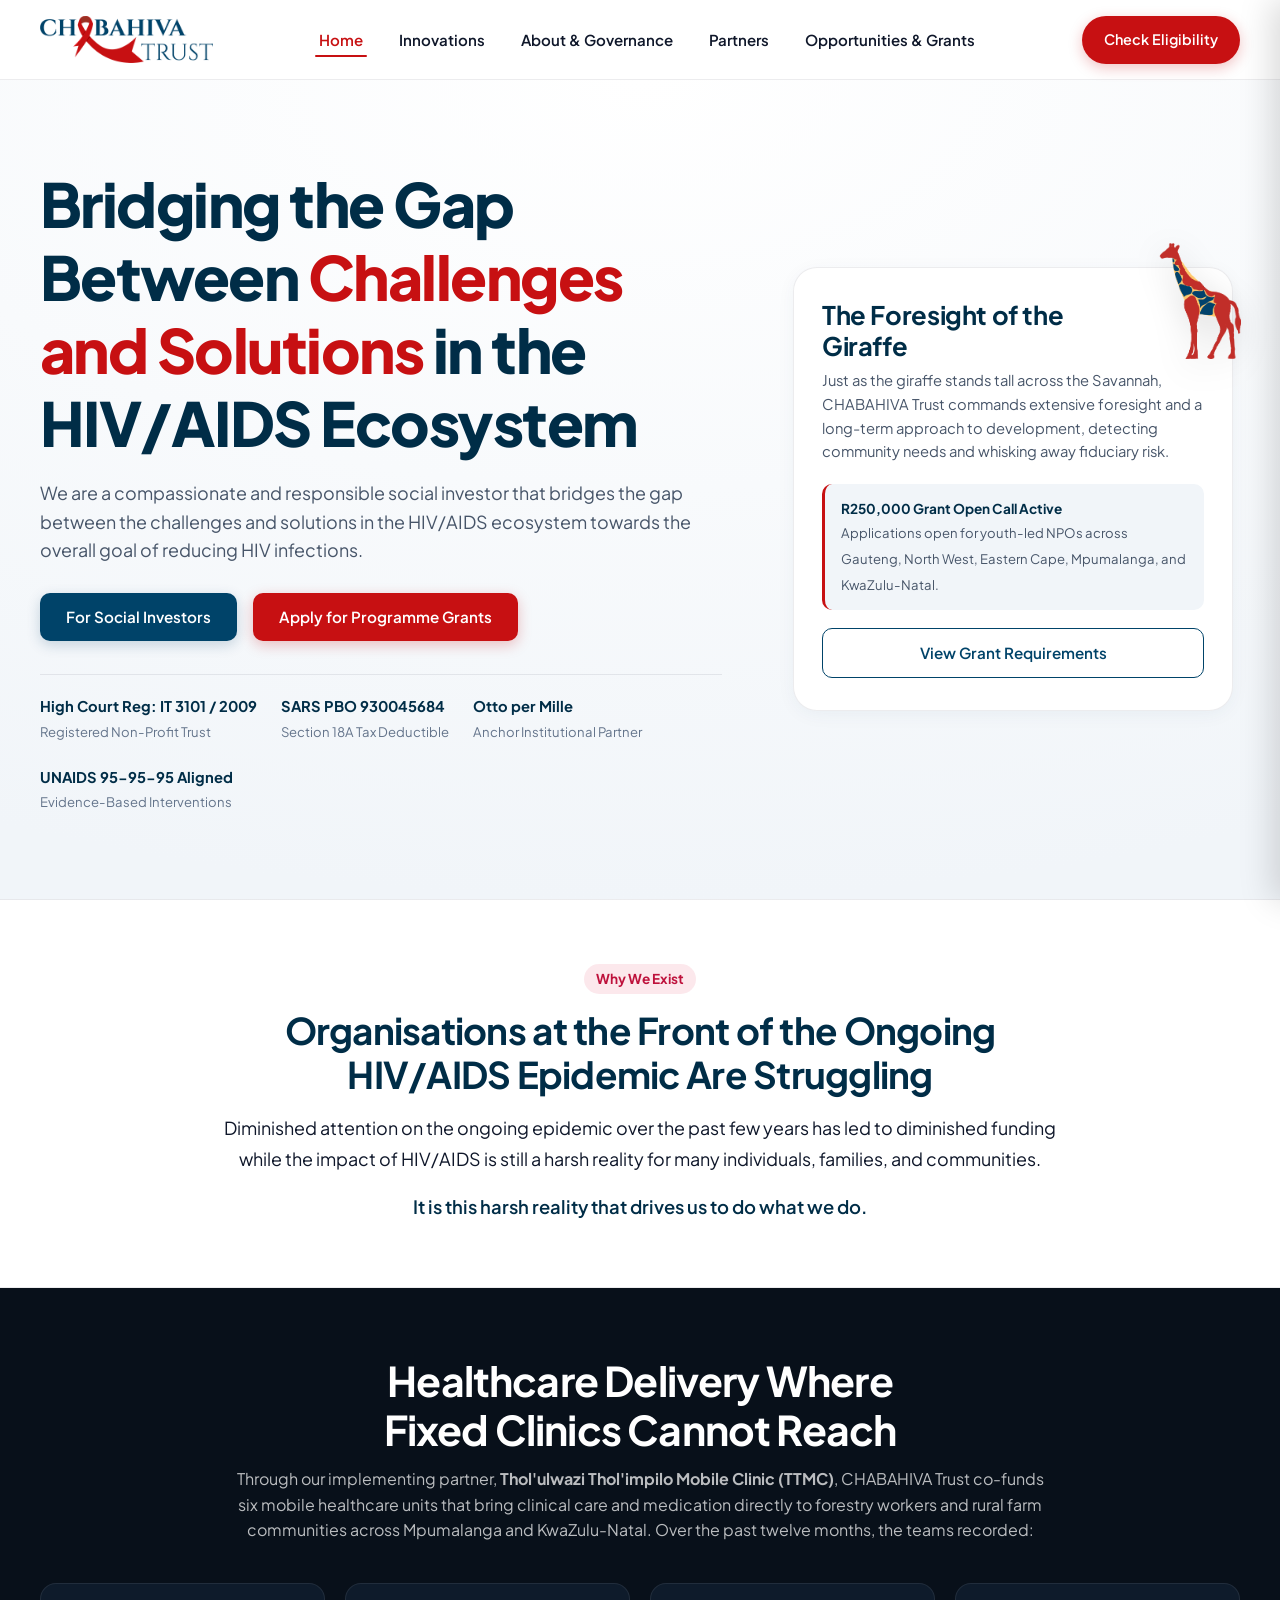
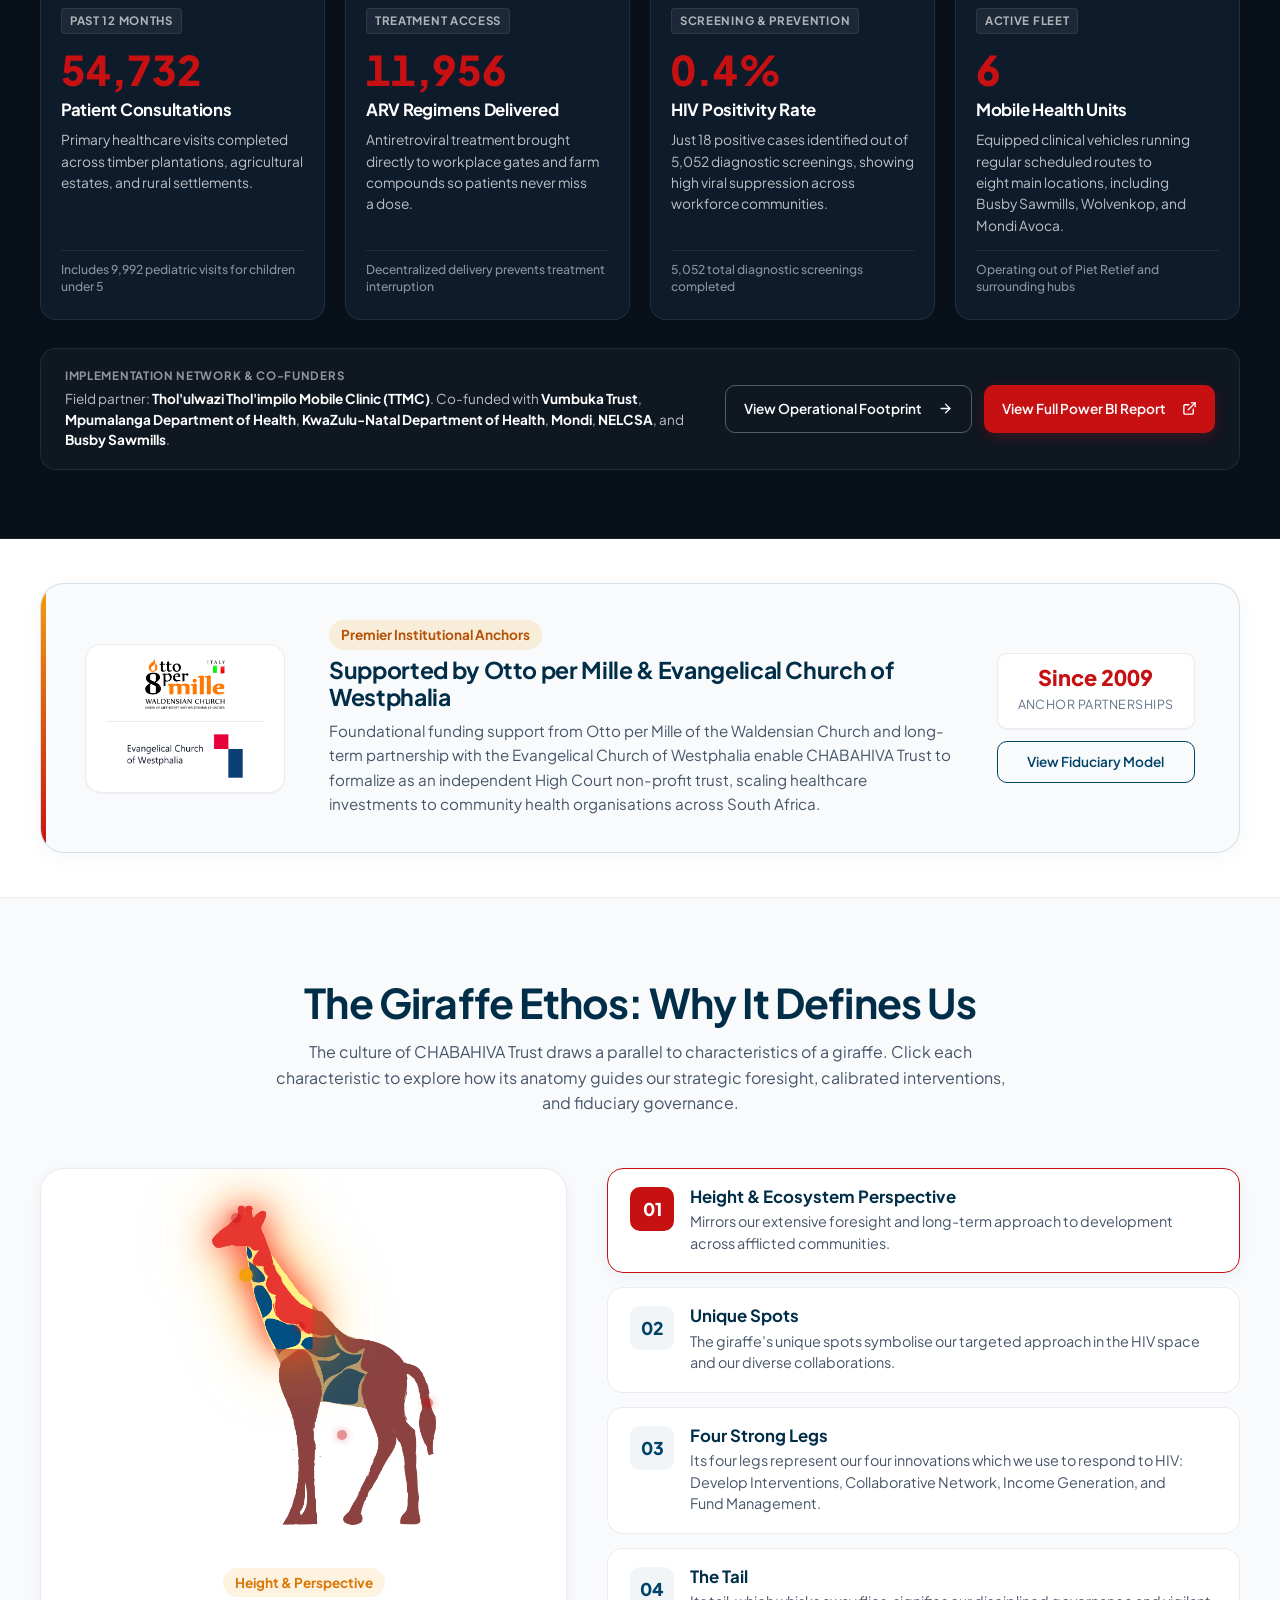
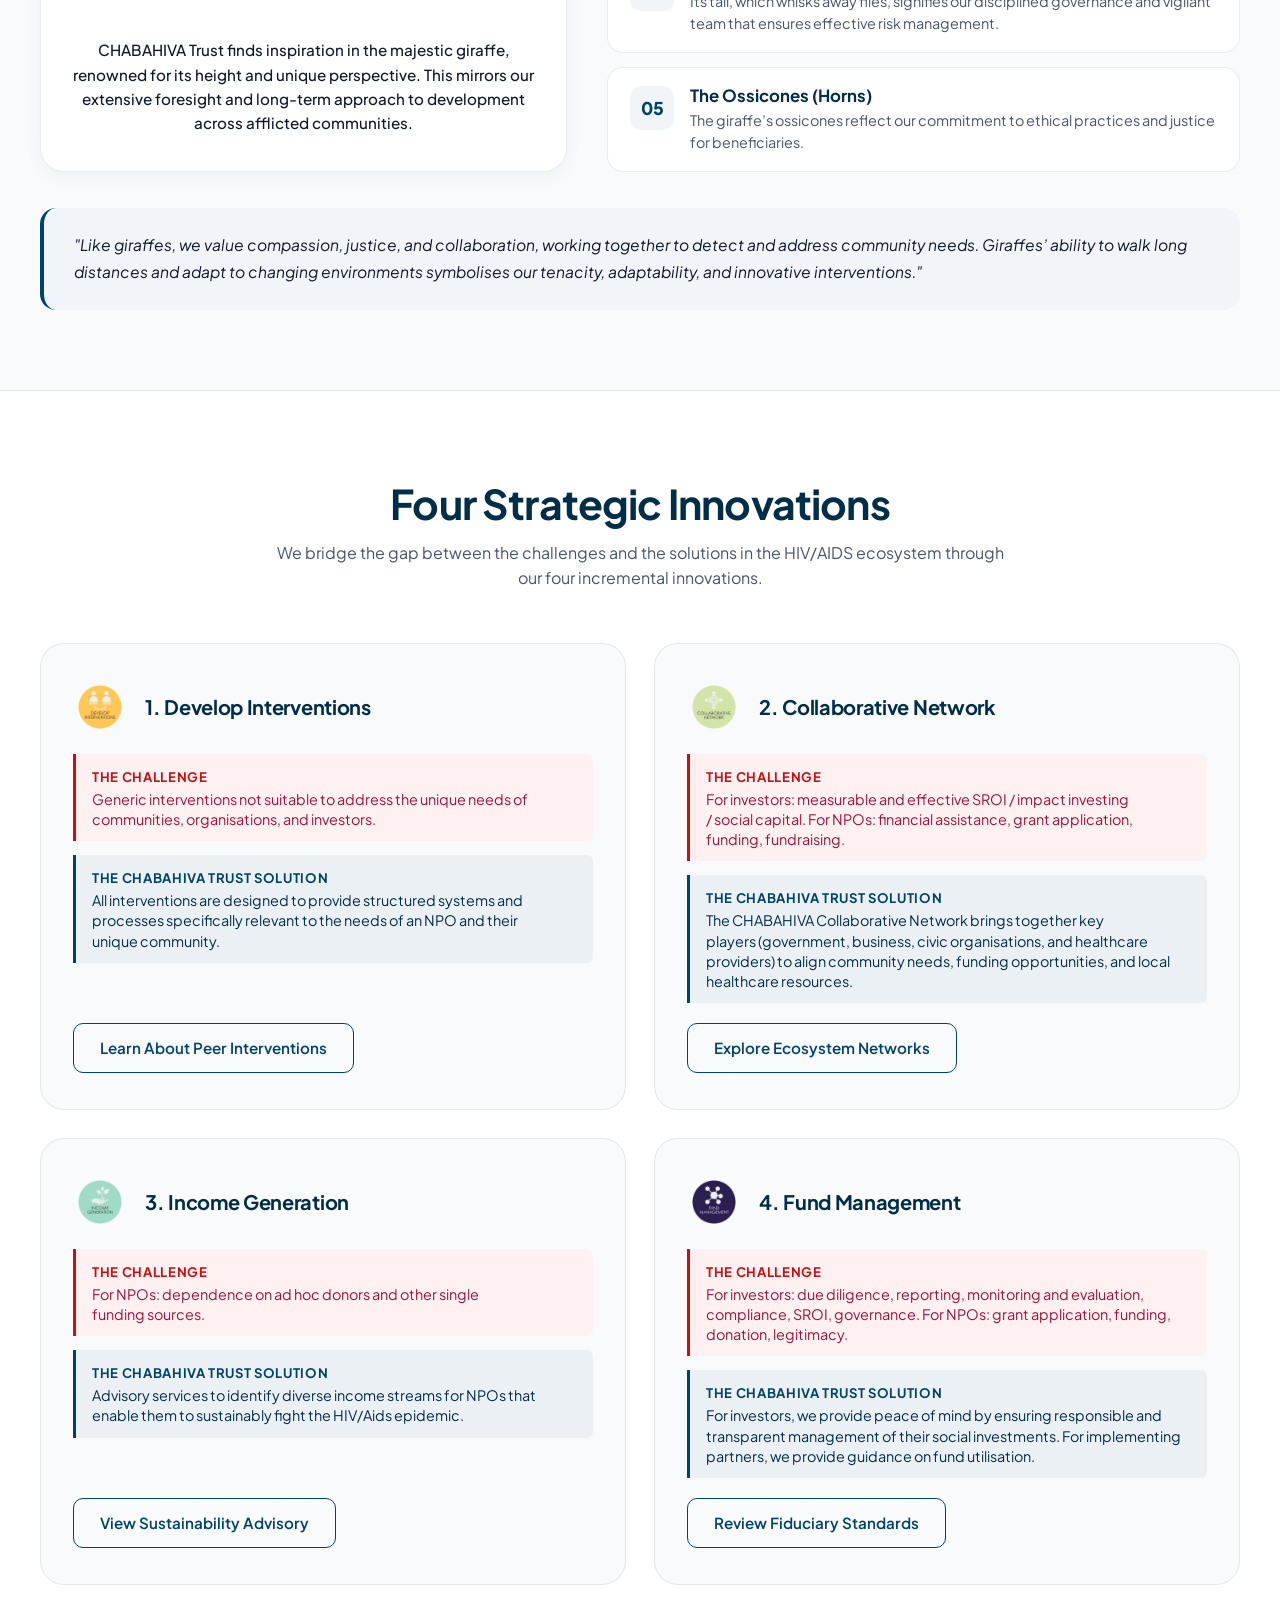
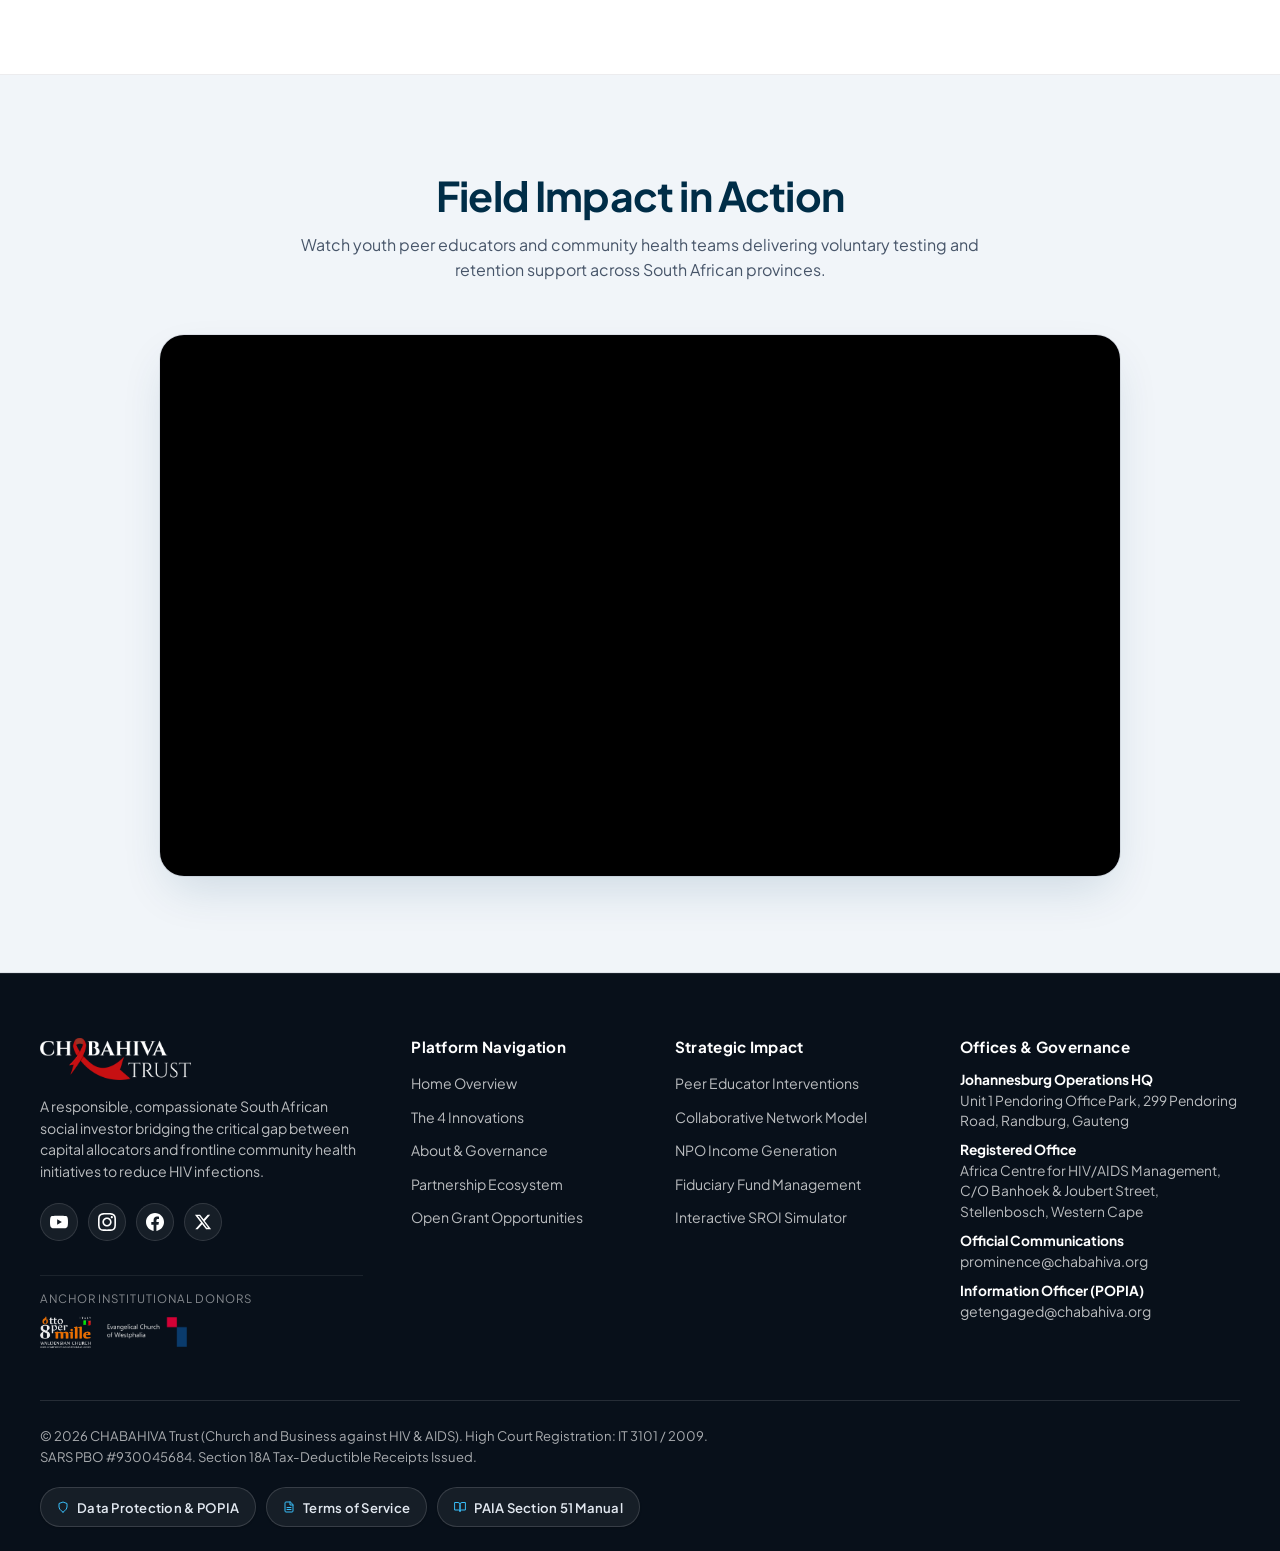
<file: index.html>
<!DOCTYPE html>
<html lang="en">
<head>
  <meta charset="UTF-8">
  <meta name="viewport" content="width=device-width, initial-scale=1.0">
  <title>CHABAHIVA Trust | HIV/AIDS Social Investor South Africa</title>
  <meta name="description" content="CHABAHIVA Trust is a compassionate and responsible social investor bridging the gap between challenges and solutions in the HIV/AIDS ecosystem towards the overall goal of reducing HIV infections.">
  <link rel="icon" type="image/png" href="assets/logos/favicon.png">
  <link rel="apple-touch-icon" href="assets/logos/apple-touch-icon.png">
  <link rel="stylesheet" href="css/style.css">
</head>
<body>
  <!-- Site Header (Strict 3-Zone Architecture) -->
  <header class="site-header">
    <div class="container nav-wrap">
      <!-- Zone 1: Official Logo -->
      <a href="index.html" class="nav-logo" aria-label="CHABAHIVA Trust Home">
        <img src="assets/logos/logo_header.png" alt="CHABAHIVA Trust" width="180" height="50">
      </a>

      <!-- Zone 2: Navigation Links -->
      <nav aria-label="Primary Navigation">
        <ul class="nav-links">
          <li><a href="index.html" class="nav-link active">Home</a></li>
          <li><a href="innovations.html" class="nav-link">Innovations</a></li>
          <li><a href="about.html" class="nav-link">About & Governance</a></li>
          <li><a href="partners.html" class="nav-link">Partners</a></li>
          <li><a href="opportunities.html" class="nav-link">Opportunities & Grants</a></li>
        </ul>
      </nav>

      <!-- Zone 3: CTA Cluster & Mobile Toggle -->
      <div class="nav-actions">
        <a href="opportunities.html#apply" class="btn btn-primary">Check Eligibility</a>
        <button class="mobile-toggle" id="mobileToggle" aria-label="Open Mobile Menu">
          <svg width="24" height="24" viewBox="0 0 24 24" fill="none" stroke="currentColor" stroke-width="2.2" stroke-linecap="round" stroke-linejoin="round">
            <line x1="3" y1="12" x2="21" y2="12"></line>
            <line x1="3" y1="6" x2="21" y2="6"></line>
            <line x1="3" y1="18" x2="21" y2="18"></line>
          </svg>
        </button>
      </div>
    </div>
  </header>

  <!-- Mobile Slide Drawer -->
  <div class="mobile-drawer-backdrop" id="drawerBackdrop"></div>
  <aside class="mobile-drawer" id="mobileDrawer" aria-label="Mobile Navigation">
    <div>
      <div class="drawer-header">
        <img src="assets/logos/logo_header.png" alt="CHABAHIVA Trust" style="height: 38px; width: auto;">
        <button id="closeDrawer" aria-label="Close Mobile Menu" style="padding: 8px; color: var(--color-primary-dark);">
          <svg width="24" height="24" viewBox="0 0 24 24" fill="none" stroke="currentColor" stroke-width="2.2" stroke-linecap="round" stroke-linejoin="round">
            <line x1="18" y1="6" x2="6" y2="18"></line>
            <line x1="6" y1="6" x2="18" y2="18"></line>
          </svg>
        </button>
      </div>
      <ul class="drawer-links">
        <li><a href="index.html" class="drawer-link active">Home</a></li>
        <li><a href="innovations.html" class="drawer-link">Innovations</a></li>
        <li><a href="about.html" class="drawer-link">About & Governance</a></li>
        <li><a href="partners.html" class="drawer-link">Partners</a></li>
        <li><a href="opportunities.html" class="drawer-link">Opportunities & Grants</a></li>
      </ul>
    </div>
    <div style="padding-top: 24px; border-top: 1px solid var(--border-light); display: flex; flex-direction: column; gap: 12px;">
      <a href="opportunities.html#apply" class="btn btn-primary" style="width: 100%;">Check Grant Eligibility</a>
      <p style="font-size: 0.8rem; color: var(--color-text-light); text-align: center;">Master of the High Court Reg: IT 3101 / 2009<br>SARS PBO: 930045684 (Section 18A)</p>
    </div>
  </aside>

  <!-- Hero Section -->
  <section class="hero-section">
    <div class="container">
      <div class="hero-grid">
        <div class="hero-content">
          <h1 class="hero-headline">
            Bridging the Gap Between <span class="highlight">Challenges and Solutions</span> in the HIV/AIDS Ecosystem
          </h1>
          <p class="hero-description">
            We are a compassionate and responsible social investor that bridges the gap between the challenges and solutions in the HIV/AIDS ecosystem towards the overall goal of reducing HIV infections.
          </p>
          <div class="hero-actions">
            <a href="partners.html#investors" class="btn btn-secondary">For Social Investors</a>
            <a href="opportunities.html#apply" class="btn btn-primary">Apply for Programme Grants</a>
          </div>
          <div class="hero-trust-bar">
            <div class="trust-item">
              <strong>High Court Reg: IT 3101 / 2009</strong>
              <span>Registered Non-Profit Trust</span>
            </div>
            <div class="trust-item">
              <strong>SARS PBO 930045684</strong>
              <span>Section 18A Tax Deductible</span>
            </div>
            <div class="trust-item">
              <strong>Otto per Mille</strong>
              <span>Anchor Institutional Partner</span>
            </div>
            <div class="trust-item">
              <strong>UNAIDS 95-95-95 Aligned</strong>
              <span>Evidence-Based Interventions</span>
            </div>
          </div>
        </div>

        <div class="hero-visual">
          <div class="hero-card-stack">
            <img src="assets/images/CT-Giraffe.png" alt="CT Giraffe Mascot" class="hero-floating-mascot">
            <div class="hero-main-card">
              <h3 style="margin: 0 0 8px 0; color: var(--color-primary-dark);">The Foresight of the Giraffe</h3>
              <p style="font-size: 0.92rem; color: var(--color-text-muted); margin-bottom: 20px;">
                Just as the giraffe stands tall across the Savannah, CHABAHIVA Trust commands extensive foresight and a long-term approach to development, detecting community needs and whisking away fiduciary risk.
              </p>
              <div style="background-color: var(--color-canvas-slate); padding: 14px 16px; border-radius: var(--radius-md); border-left: 3px solid var(--color-accent);">
                <strong style="font-size: 0.85rem; color: var(--color-primary-dark); display: block;">R250,000 Grant Open Call Active</strong>
                <span style="font-size: 0.82rem; color: var(--color-text-muted);">Applications open for youth-led NPOs across Gauteng, North West, Eastern Cape, Mpumalanga, and KwaZulu-Natal.</span>
              </div>
              <a href="opportunities.html" class="btn btn-outline" style="width: 100%; margin-top: 18px;">View Grant Requirements</a>
            </div>
          </div>
        </div>
      </div>
    </div>
  </section>

  <!-- Why We Exist Section (Verbatim from chabahiva.org) -->
  <section style="padding: 64px 0; background-color: #FFFFFF; border-bottom: 1px solid var(--border-light);">
    <div class="container" style="max-width: 920px; text-align: center;">
      <span class="giraffe-meta-tag" style="background-color: rgba(225, 29, 72, 0.1); color: #BE123C;">Why We Exist</span>
      <h2 style="margin: 14px 0 16px 0; color: var(--color-primary-dark); font-size: clamp(1.8rem, 3.5vw, 2.3rem);">
        Organisations at the Front of the Ongoing HIV/AIDS Epidemic Are Struggling
      </h2>
      <p style="font-size: 1.12rem; line-height: 1.75; color: var(--color-text-main); margin-bottom: 16px;">
        Diminished attention on the ongoing epidemic over the past few years has led to diminished funding while the impact of HIV/AIDS is still a harsh reality for many individuals, families, and communities.
      </p>
      <p style="font-size: 1.15rem; line-height: 1.75; color: var(--color-primary-dark); font-weight: 600;">
        It is this harsh reality that drives us to do what we do.
      </p>
    </div>
  </section>

  <!-- Frontline Field Results & Operational Health Outcomes (TTMC Field Evidence) -->
  <section class="metric-ribbon-section" id="field-impact" aria-label="Frontline Healthcare Results">
    <div class="container">
      <div class="metric-header">
        <h2>Healthcare Delivery Where Fixed Clinics Cannot Reach</h2>
        <p>
          Through our implementing partner, <strong>Thol'ulwazi Thol'impilo Mobile Clinic (TTMC)</strong>, CHABAHIVA Trust co-funds six mobile healthcare units that bring clinical care and medication directly to forestry workers and rural farm communities across Mpumalanga and KwaZulu-Natal. Over the past twelve months, the teams recorded:
        </p>
      </div>

      <div class="field-impact-grid">
        <!-- Metric 1: Total Patient Consultations -->
        <div class="field-impact-card">
          <span class="field-impact-tag">Past 12 Months</span>
          <div class="metric-number">54,732</div>
          <h3>Patient Consultations</h3>
          <p>Primary healthcare visits completed across timber plantations, agricultural estates, and rural settlements.</p>
          <div class="field-impact-sub">Includes 9,992 pediatric visits for children under 5</div>
        </div>

        <!-- Metric 2: ARVs Delivered -->
        <div class="field-impact-card">
          <span class="field-impact-tag">Treatment Access</span>
          <div class="metric-number">11,956</div>
          <h3>ARV Regimens Delivered</h3>
          <p>Antiretroviral treatment brought directly to workplace gates and farm compounds so patients never miss a dose.</p>
          <div class="field-impact-sub">Decentralized delivery prevents treatment interruption</div>
        </div>

        <!-- Metric 3: HIV Positivity Yield -->
        <div class="field-impact-card">
          <span class="field-impact-tag">Screening & Prevention</span>
          <div class="metric-number">0.4%</div>
          <h3>HIV Positivity Rate</h3>
          <p>Just 18 positive cases identified out of 5,052 diagnostic screenings, showing high viral suppression across workforce communities.</p>
          <div class="field-impact-sub">5,052 total diagnostic screenings completed</div>
        </div>

        <!-- Metric 4: Mobile Units Deployed -->
        <div class="field-impact-card">
          <span class="field-impact-tag">Active Fleet</span>
          <div class="metric-number">6</div>
          <h3>Mobile Health Units</h3>
          <p>Equipped clinical vehicles running regular scheduled routes to eight main locations, including Busby Sawmills, Wolvenkop, and Mondi Avoca.</p>
          <div class="field-impact-sub">Operating out of Piet Retief and surrounding hubs</div>
        </div>
      </div>

      <!-- Provenance & Multi-Stakeholder Accreditation Bar -->
      <div class="field-provenance-bar">
        <div class="field-provenance-info">
          <span class="field-provenance-label">Implementation Network & Co-Funders</span>
          <p class="field-provenance-text">
            Field partner: <strong>Thol'ulwazi Thol'impilo Mobile Clinic (TTMC)</strong>. Co-funded with <strong>Vumbuka Trust</strong>, <strong>Mpumalanga Department of Health</strong>, <strong>KwaZulu-Natal Department of Health</strong>, <strong>Mondi</strong>, <strong>NELCSA</strong>, and <strong>Busby Sawmills</strong>.
          </p>
        </div>
        <div class="field-provenance-actions">
          <a href="partners.html#provinces" class="btn btn-outline-white" style="font-size: 0.85rem; padding: 10px 18px;">
            <span>View Operational Footprint</span>
            <svg width="15" height="15" viewBox="0 0 24 24" fill="none" stroke="currentColor" stroke-width="2.2" stroke-linecap="round" stroke-linejoin="round" style="margin-left: 6px;" aria-hidden="true">
              <line x1="5" y1="12" x2="19" y2="12"></line>
              <polyline points="12 5 19 12 12 19"></polyline>
            </svg>
          </a>
          <a href="https://tinyurl.com/TTMCdashboard" target="_blank" rel="noopener noreferrer" class="btn btn-primary" style="font-size: 0.85rem; padding: 10px 18px;">
            <span>View Full Power BI Report</span>
            <svg width="15" height="15" viewBox="0 0 24 24" fill="none" stroke="currentColor" stroke-width="2.2" stroke-linecap="round" stroke-linejoin="round" style="margin-left: 6px;" aria-hidden="true">
              <path d="M18 13v6a2 2 0 0 1-2 2H5a2 2 0 0 1-2-2V8a2 2 0 0 1 2-2h6"></path>
              <polyline points="15 3 21 3 21 9"></polyline>
              <line x1="10" y1="14" x2="21" y2="3"></line>
            </svg>
          </a>
        </div>
      </div>
    </div>
  </section>

  <!-- Anchor Institutional Donor Spotlight -->
  <section class="donor-spotlight-section">
    <div class="container">
      <div class="donor-spotlight-card">
        <div class="donor-logo-wrap" style="display: flex; flex-direction: column; gap: 12px; align-items: center; justify-content: center; padding: 14px 20px;">
          <img src="assets/logos/donor_otto_per_mille.png" alt="Otto per Mille of the Waldensian Church" width="180" height="113" style="max-height: 50px; width: auto; object-fit: contain;">
          <div style="width: 100%; height: 1px; background: var(--border-light);"></div>
          <img src="assets/logos/donor_evangelical_church_westphalia.png" alt="Evangelical Church of Westphalia" width="180" height="68" style="max-height: 44px; width: auto; object-fit: contain;">
        </div>
        <div class="donor-spotlight-content">
          <span class="giraffe-meta-tag" style="background-color: rgba(245, 158, 11, 0.15); color: #B45309;">Premier Institutional Anchors</span>
          <h3>Supported by Otto per Mille & Evangelical Church of Westphalia</h3>
          <p>
            Foundational funding support from Otto per Mille of the Waldensian Church and long-term partnership with the Evangelical Church of Westphalia enable CHABAHIVA Trust to formalize as an independent High Court non-profit trust, scaling healthcare investments to community health organisations across South Africa.
          </p>
        </div>
        <div class="donor-badge-col">
          <div class="donor-stat-pill">
            <strong>Since 2009</strong>
            <span>Anchor Partnerships</span>
          </div>
          <a href="partners.html#investors" class="btn btn-outline" style="font-size: 0.85rem; padding: 8px 16px; min-height: 42px;">View Fiduciary Model</a>
        </div>
      </div>
    </div>
  </section>

  <!-- Interactive Giraffe Metaphor Explorer -->
  <section class="giraffe-explorer-section">
    <div class="container">
      <div class="section-head">
        <h2>The Giraffe Ethos: Why It Defines Us</h2>
        <p>
          The culture of CHABAHIVA Trust draws a parallel to characteristics of a giraffe. Click each characteristic to explore how its anatomy guides our strategic foresight, calibrated interventions, and fiduciary governance.
        </p>
      </div>

      <div class="giraffe-grid">
        <div class="giraffe-visual-panel">
          <div class="giraffe-canvas-container has-active-part" id="giraffeContainer">
            <!-- Base Giraffe Image -->
            <img src="assets/images/CT-Giraffe.png" alt="CT Giraffe Visual" class="giraffe-base-img" id="giraffeBaseImg">
            
            <!-- Dynamic Glowing Highlight Overlays -->
            <img src="assets/images/giraffe_part_height.png?v=2" alt="Height Highlight" class="giraffe-highlight-layer active" id="layer_height">
            <img src="assets/images/giraffe_part_spots.png?v=2" alt="Spots Highlight" class="giraffe-highlight-layer" id="layer_spots">
            <img src="assets/images/giraffe_part_legs.png?v=2" alt="Legs Highlight" class="giraffe-highlight-layer" id="layer_legs">
            <img src="assets/images/giraffe_part_tail.png?v=2" alt="Tail Highlight" class="giraffe-highlight-layer" id="layer_tail">
            <img src="assets/images/giraffe_part_ossicones.png?v=2" alt="Ossicones Highlight" class="giraffe-highlight-layer" id="layer_ossicones">
            
            <!-- Interactive Pulse Beacons -->
            <div class="giraffe-beacon beacon-height active" data-beacon="height" title="Height & Perspective">
              <span class="beacon-core"></span>
              <span class="beacon-ripple"></span>
            </div>
            <div class="giraffe-beacon beacon-spots" data-beacon="spots" title="Unique Spots">
              <span class="beacon-core"></span>
              <span class="beacon-ripple"></span>
            </div>
            <div class="giraffe-beacon beacon-legs" data-beacon="legs" title="Four Strong Legs">
              <span class="beacon-core"></span>
              <span class="beacon-ripple"></span>
            </div>
            <div class="giraffe-beacon beacon-tail" data-beacon="tail" title="The Tail">
              <span class="beacon-core"></span>
              <span class="beacon-ripple"></span>
            </div>
            <div class="giraffe-beacon beacon-ossicones" data-beacon="ossicones" title="The Ossicones (Horns)">
              <span class="beacon-core"></span>
              <span class="beacon-ripple"></span>
            </div>
          </div>
          
          <span class="giraffe-meta-tag" id="giraffeTag">Height & Perspective</span>
          <p id="giraffeDesc" style="margin-top: 14px; font-size: 0.95rem; color: var(--color-text-main); font-weight: 500; line-height: 1.6;">
            CHABAHIVA Trust finds inspiration in the majestic giraffe, renowned for its height and unique perspective. This mirrors our extensive foresight and long-term approach to development.
          </p>
        </div>

        <div class="metaphor-selector-stack">
          <div class="metaphor-pill active" data-metaphor="height">
            <div class="metaphor-icon-bubble">01</div>
            <div class="metaphor-content">
              <h4>Height & Ecosystem Perspective</h4>
              <p>Mirrors our extensive foresight and long-term approach to development across afflicted communities.</p>
            </div>
          </div>

          <div class="metaphor-pill" data-metaphor="spots">
            <div class="metaphor-icon-bubble">02</div>
            <div class="metaphor-content">
              <h4>Unique Spots</h4>
              <p>The giraffe’s unique spots symbolise our targeted approach in the HIV space and our diverse collaborations.</p>
            </div>
          </div>

          <div class="metaphor-pill" data-metaphor="legs">
            <div class="metaphor-icon-bubble">03</div>
            <div class="metaphor-content">
              <h4>Four Strong Legs</h4>
              <p>Its four legs represent our four innovations which we use to respond to HIV: Develop Interventions, Collaborative Network, Income Generation, and Fund Management.</p>
            </div>
          </div>

          <div class="metaphor-pill" data-metaphor="tail">
            <div class="metaphor-icon-bubble">04</div>
            <div class="metaphor-content">
              <h4>The Tail</h4>
              <p>Its tail, which whisks away flies, signifies our disciplined governance and vigilant team that ensures effective risk management.</p>
            </div>
          </div>

          <div class="metaphor-pill" data-metaphor="ossicones">
            <div class="metaphor-icon-bubble">05</div>
            <div class="metaphor-content">
              <h4>The Ossicones (Horns)</h4>
              <p>The giraffe’s ossicones reflect our commitment to ethical practices and justice for beneficiaries.</p>
            </div>
          </div>
        </div>
      </div>

      <!-- Extended Ethos Quote -->
      <div style="margin-top: 36px; padding: 24px 30px; background-color: var(--color-canvas-slate); border-radius: var(--radius-lg); border-left: 4px solid var(--color-primary); font-size: 0.98rem; line-height: 1.7; color: var(--color-text-main);">
        <em>"Like giraffes, we value compassion, justice, and collaboration, working together to detect and address community needs. Giraffes’ ability to walk long distances and adapt to changing environments symbolises our tenacity, adaptability, and innovative interventions."</em>
      </div>
    </div>
  </section>

  <!-- 4 Core Innovations Ledger (Verbatim Challenges & Solutions) -->
  <section class="innovations-section">
    <div class="container">
      <div class="section-head">
        <h2>Four Strategic Innovations</h2>
        <p>
          We bridge the gap between the challenges and the solutions in the HIV/AIDS ecosystem through our four incremental innovations.
        </p>
      </div>

      <div class="innovations-grid">
        <!-- Innovation 1 -->
        <div class="innovation-card">
          <div>
            <div class="innovation-header">
              <img src="assets/images/Develop-Interventions.png" alt="Develop Interventions Icon">
              <h3>1. Develop Interventions</h3>
            </div>
            <div class="challenge-box">
              <strong>The Challenge</strong>
              <p>Generic interventions not suitable to address the unique needs of communities, organisations, and investors.</p>
            </div>
            <div class="solution-box">
              <strong>The CHABAHIVA Trust Solution</strong>
              <p>All interventions are designed to provide structured systems and processes specifically relevant to the needs of an NPO and their unique community.</p>
            </div>
          </div>
          <a href="innovations.html#interventions" class="btn btn-outline" style="align-self: flex-start;">Learn About Peer Interventions</a>
        </div>

        <!-- Innovation 2 -->
        <div class="innovation-card">
          <div>
            <div class="innovation-header">
              <img src="assets/images/Collaborative-Network.png" alt="Collaborative Network Icon">
              <h3>2. Collaborative Network</h3>
            </div>
            <div class="challenge-box">
              <strong>The Challenge</strong>
              <p>For investors: measurable and effective SROI / impact investing / social capital. For NPOs: financial assistance, grant application, funding, fundraising.</p>
            </div>
            <div class="solution-box">
              <strong>The CHABAHIVA Trust Solution</strong>
              <p>The CHABAHIVA Collaborative Network brings together key players (government, business, civic organisations, and healthcare providers) to align community needs, funding opportunities, and local healthcare resources.</p>
            </div>
          </div>
          <a href="innovations.html#network" class="btn btn-outline" style="align-self: flex-start;">Explore Ecosystem Networks</a>
        </div>

        <!-- Innovation 3 -->
        <div class="innovation-card">
          <div>
            <div class="innovation-header">
              <img src="assets/images/Income-Generation.png" alt="Income Generation Icon">
              <h3>3. Income Generation</h3>
            </div>
            <div class="challenge-box">
              <strong>The Challenge</strong>
              <p>For NPOs: dependence on ad hoc donors and other single funding sources.</p>
            </div>
            <div class="solution-box">
              <strong>The CHABAHIVA Trust Solution</strong>
              <p>Advisory services to identify diverse income streams for NPOs that enable them to sustainably fight the HIV/Aids epidemic.</p>
            </div>
          </div>
          <a href="innovations.html#income" class="btn btn-outline" style="align-self: flex-start;">View Sustainability Advisory</a>
        </div>

        <!-- Innovation 4 -->
        <div class="innovation-card">
          <div>
            <div class="innovation-header">
              <img src="assets/images/Fund-Management.png" alt="Fund Management Icon">
              <h3>4. Fund Management</h3>
            </div>
            <div class="challenge-box">
              <strong>The Challenge</strong>
              <p>For investors: due diligence, reporting, monitoring and evaluation, compliance, SROI, governance. For NPOs: grant application, funding, donation, legitimacy.</p>
            </div>
            <div class="solution-box">
              <strong>The CHABAHIVA Trust Solution</strong>
              <p>For investors, we provide peace of mind by ensuring responsible and transparent management of their social investments. For implementing partners, we provide guidance on fund utilisation.</p>
            </div>
          </div>
          <a href="innovations.html#fund" class="btn btn-outline" style="align-self: flex-start;">Review Fiduciary Standards</a>
        </div>
      </div>
    </div>
  </section>

  <!-- Video Showcase (Authentic Youth Video Embed) -->
  <section class="video-section">
    <div class="container">
      <div class="section-head">
        <h2>Field Impact in Action</h2>
        <p>
          Watch youth peer educators and community health teams delivering voluntary testing and retention support across South African provinces.
        </p>
      </div>

      <div class="video-frame-container">
        <div class="video-responsive">
          <iframe 
            src="https://www.youtube-nocookie.com/embed/VYncm47GPKM?rel=0&modestbranding=1" 
            title="CHABAHIVA Trust - Field Impact in Action"
            loading="lazy"
            allow="accelerometer; autoplay; clipboard-write; encrypted-media; gyroscope; picture-in-picture; web-share" 
            allowfullscreen>
          </iframe>
        </div>
      </div>
    </div>
  </section>

  <!-- Site Footer (Dark Obsidian Protocol) -->
  <footer class="site-footer">
    <div class="container">
      <div class="footer-grid">
        <!-- Col 1: Brand & Social Hub -->
        <div class="footer-brand">
          <a href="index.html" class="footer-logo">
            <img src="assets/logos/logo_footer.png" alt="CHABAHIVA Trust" width="170" height="42">
          </a>
          <p class="footer-bio">
            A responsible, compassionate South African social investor bridging the critical gap between capital allocators and frontline community health initiatives to reduce HIV infections.
          </p>
          <div class="footer-social-cluster">
            <a href="https://www.youtube.com/@chabahivatrust8559" target="_blank" rel="noopener noreferrer" class="footer-social-btn" aria-label="YouTube Channel">
              <svg viewBox="0 0 24 24"><path d="M23.498 6.186a3.016 3.016 0 0 0-2.122-2.136C19.505 3.545 12 3.545 12 3.545s-7.505 0-9.377.505A3.017 3.017 0 0 0 .502 6.186C0 8.07 0 12 0 12s0 3.93.502 5.814a3.016 3.016 0 0 0 2.122 2.136c1.871.505 9.376.505 9.376.505s7.505 0 9.377-.505a3.015 3.015 0 0 0 2.122-2.136C24 15.93 24 12 24 12s0-3.93-.502-5.814zM9.545 15.568V8.432L15.818 12l-6.273 3.568z"/></svg>
            </a>
            <a href="https://www.instagram.com/therealctgiraffe/" target="_blank" rel="noopener noreferrer" class="footer-social-btn" aria-label="Instagram CT Giraffe">
              <svg viewBox="0 0 24 24"><path d="M12 2.163c3.204 0 3.584.012 4.85.07 3.252.148 4.771 1.691 4.919 4.919.058 1.265.069 1.645.069 4.849 0 3.205-.012 3.584-.069 4.849-.149 3.225-1.664 4.771-4.919 4.919-1.266.058-1.644.07-4.85.07-3.204 0-3.584-.012-4.849-.07-3.26-.149-4.771-1.699-4.919-4.92-.058-1.265-.07-1.644-.07-4.849 0-3.204.013-3.583.07-4.849.149-3.227 1.664-4.771 4.919-4.919 1.266-.057 1.645-.069 4.849-.069zm0-2.163c-3.259 0-3.667.014-4.947.072-4.358.2-6.78 2.618-6.98 6.98-.059 1.281-.073 1.689-.073 4.948 0 3.259.014 3.668.072 4.948.2 4.358 2.618 6.78 6.98 6.98 1.281.058 1.689.072 4.948.072 3.259 0 3.668-.014 4.948-.072 4.354-.2 6.782-2.618 6.979-6.98.059-1.28.073-1.689.073-4.948 0-3.259-.014-3.667-.072-4.947-.196-4.354-2.617-6.78-6.979-6.98-1.281-.059-1.69-.073-4.949-.073zm0 5.838c-3.403 0-6.162 2.759-6.162 6.162s2.759 6.163 6.162 6.163 6.162-2.759 6.162-6.163c0-3.403-2.759-6.162-6.162-6.162zm0 10.162c-2.209 0-4-1.79-4-4 0-2.209 1.791-4 4-4s4 1.791 4 4c0 2.21-1.791 4-4 4zm6.406-11.845c-.796 0-1.441.645-1.441 1.44s.645 1.44 1.441 1.44c.795 0 1.439-.645 1.439-1.44s-.644-1.44-1.439-1.44z"/></svg>
            </a>
            <a href="https://www.facebook.com/chabahivatrust" target="_blank" rel="noopener noreferrer" class="footer-social-btn" aria-label="Facebook Page">
              <svg viewBox="0 0 24 24"><path d="M24 12.073c0-6.627-5.373-12-12-12s-12 5.373-12 12c0 5.99 4.388 10.954 10.125 11.854v-8.385H7.078v-3.47h3.047V9.43c0-3.007 1.792-4.669 4.533-4.669 1.312 0 2.686.235 2.686.235v2.953H15.83c-1.491 0-1.956.925-1.956 1.874v2.25h3.328l-.532 3.47h-2.796v8.385C19.612 23.027 24 18.062 24 12.073z"/></svg>
            </a>
            <a href="https://x.com/chabahiva_trust" target="_blank" rel="noopener noreferrer" class="footer-social-btn" aria-label="X (Twitter)">
              <svg viewBox="0 0 24 24"><path d="M18.244 2.25h3.308l-7.227 8.26 8.502 11.24H16.17l-5.214-6.817L4.99 21.75H1.68l7.73-8.835L1.254 2.25H8.08l4.713 6.231zm-1.161 17.52h1.833L7.084 4.126H5.117z"/></svg>
            </a>
          </div>
          <div class="footer-donor-strip">
            <span>Anchor Institutional Donors</span>
            <div class="footer-donor-logos">
              <img src="assets/logos/donor_otto_per_mille_white.png" alt="Supported by Otto per Mille of the Waldensian Church" width="140" height="35" style="height: 32px; width: auto; object-fit: contain;">
              <img src="assets/logos/donor_evangelical_church_westphalia_white.png" alt="Evangelical Church of Westphalia" width="140" height="35" style="height: 30px; width: auto; object-fit: contain;">
            </div>
          </div>
        </div>

        <!-- Col 2: Navigation -->
        <div class="footer-col">
          <h4>Platform Navigation</h4>
          <ul class="footer-links">
            <li><a href="index.html" class="footer-link">Home Overview</a></li>
            <li><a href="innovations.html" class="footer-link">The 4 Innovations</a></li>
            <li><a href="about.html" class="footer-link">About & Governance</a></li>
            <li><a href="partners.html" class="footer-link">Partnership Ecosystem</a></li>
            <li><a href="opportunities.html" class="footer-link">Open Grant Opportunities</a></li>
          </ul>
        </div>

        <!-- Col 3: Programs & Interventions -->
        <div class="footer-col">
          <h4>Strategic Impact</h4>
          <ul class="footer-links">
            <li><a href="innovations.html" class="footer-link">Peer Educator Interventions</a></li>
            <li><a href="innovations.html" class="footer-link">Collaborative Network Model</a></li>
            <li><a href="innovations.html" class="footer-link">NPO Income Generation</a></li>
            <li><a href="innovations.html" class="footer-link">Fiduciary Fund Management</a></li>
            <li><a href="innovations.html#simulator" class="footer-link">Interactive SROI Simulator</a></li>
          </ul>
        </div>

        <!-- Col 4: Contact & Statutory Details -->
        <div class="footer-col">
          <h4>Offices & Governance</h4>
          <div class="footer-contact-item">
            <strong>Johannesburg Operations HQ</strong>
            Unit 1 Pendoring Office Park, 299 Pendoring Road, Randburg, Gauteng
          </div>
          <div class="footer-contact-item">
            <strong>Registered Office</strong>
            Africa Centre for HIV/AIDS Management, C/O Banhoek & Joubert Street, Stellenbosch, Western Cape
          </div>
          <div class="footer-contact-item">
            <strong>Official Communications</strong>
            <a href="mailto:prominence@chabahiva.org" class="footer-link">prominence@chabahiva.org</a>
          </div>
          <div class="footer-contact-item">
            <strong>Information Officer (POPIA)</strong>
            <a href="mailto:getengaged@chabahiva.org" class="footer-link">getengaged@chabahiva.org</a>
          </div>
        </div>
      </div>

      <div class="footer-bottom">
        <div class="footer-legal-copy">
          &copy; 2026 CHABAHIVA Trust (Church and Business against HIV &amp; AIDS). High Court Registration: IT 3101 / 2009. SARS PBO #930045684. Section 18A Tax-Deductible Receipts Issued.
        </div>
        <div class="footer-legal-links">
          <a href="privacy-policy.html" class="footer-legal-chip">
            <svg width="12" height="12" viewBox="0 0 24 24" fill="none" stroke="currentColor" stroke-width="2" stroke-linecap="round" stroke-linejoin="round" aria-hidden="true"><path d="M12 22s8-4 8-10V5l-8-3-8 3v7c0 6 8 10 8 10z"></path></svg>
            <span>Data Protection &amp; POPIA</span>
          </a>
          <a href="terms-of-service.html" class="footer-legal-chip">
            <svg width="12" height="12" viewBox="0 0 24 24" fill="none" stroke="currentColor" stroke-width="2" stroke-linecap="round" stroke-linejoin="round" aria-hidden="true"><path d="M14 2H6a2 2 0 0 0-2 2v16a2 2 0 0 0 2 2h12a2 2 0 0 0 2-2V8z"></path><polyline points="14 2 14 8 20 8"></polyline><line x1="16" y1="13" x2="8" y2="13"></line><line x1="16" y1="17" x2="8" y2="17"></line></svg>
            <span>Terms of Service</span>
          </a>
          <a href="paia-manual.html" class="footer-legal-chip">
            <svg width="12" height="12" viewBox="0 0 24 24" fill="none" stroke="currentColor" stroke-width="2" stroke-linecap="round" stroke-linejoin="round" aria-hidden="true"><path d="M2 3h6a4 4 0 0 1 4 4v14a3 3 0 0 0-3-3H2z"></path><path d="M22 3h-6a4 4 0 0 0-4 4v14a3 3 0 0 1 3-3h7z"></path></svg>
            <span>PAIA Section 51 Manual</span>
          </a>
        </div>
      </div>
    </div>
  </footer>

  <script src="js/main.js"></script>
</body>
</html>
</file>
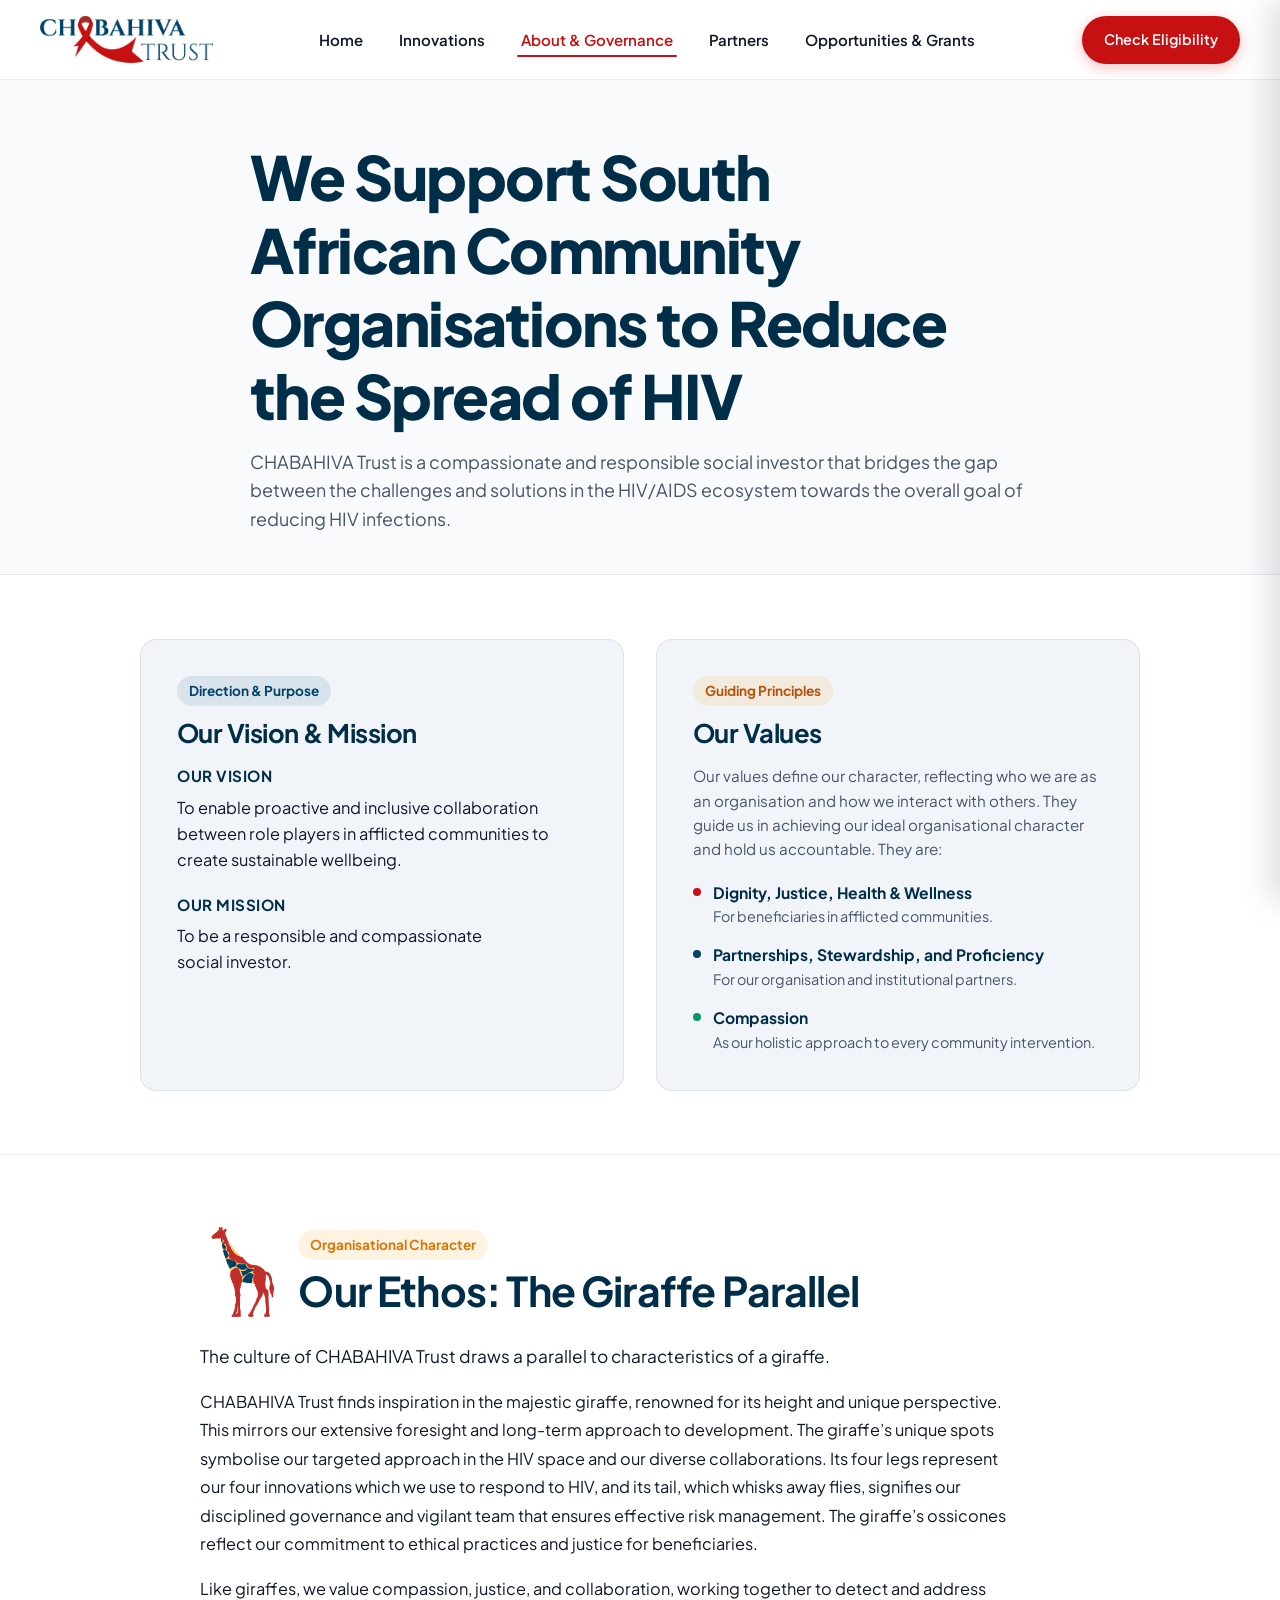
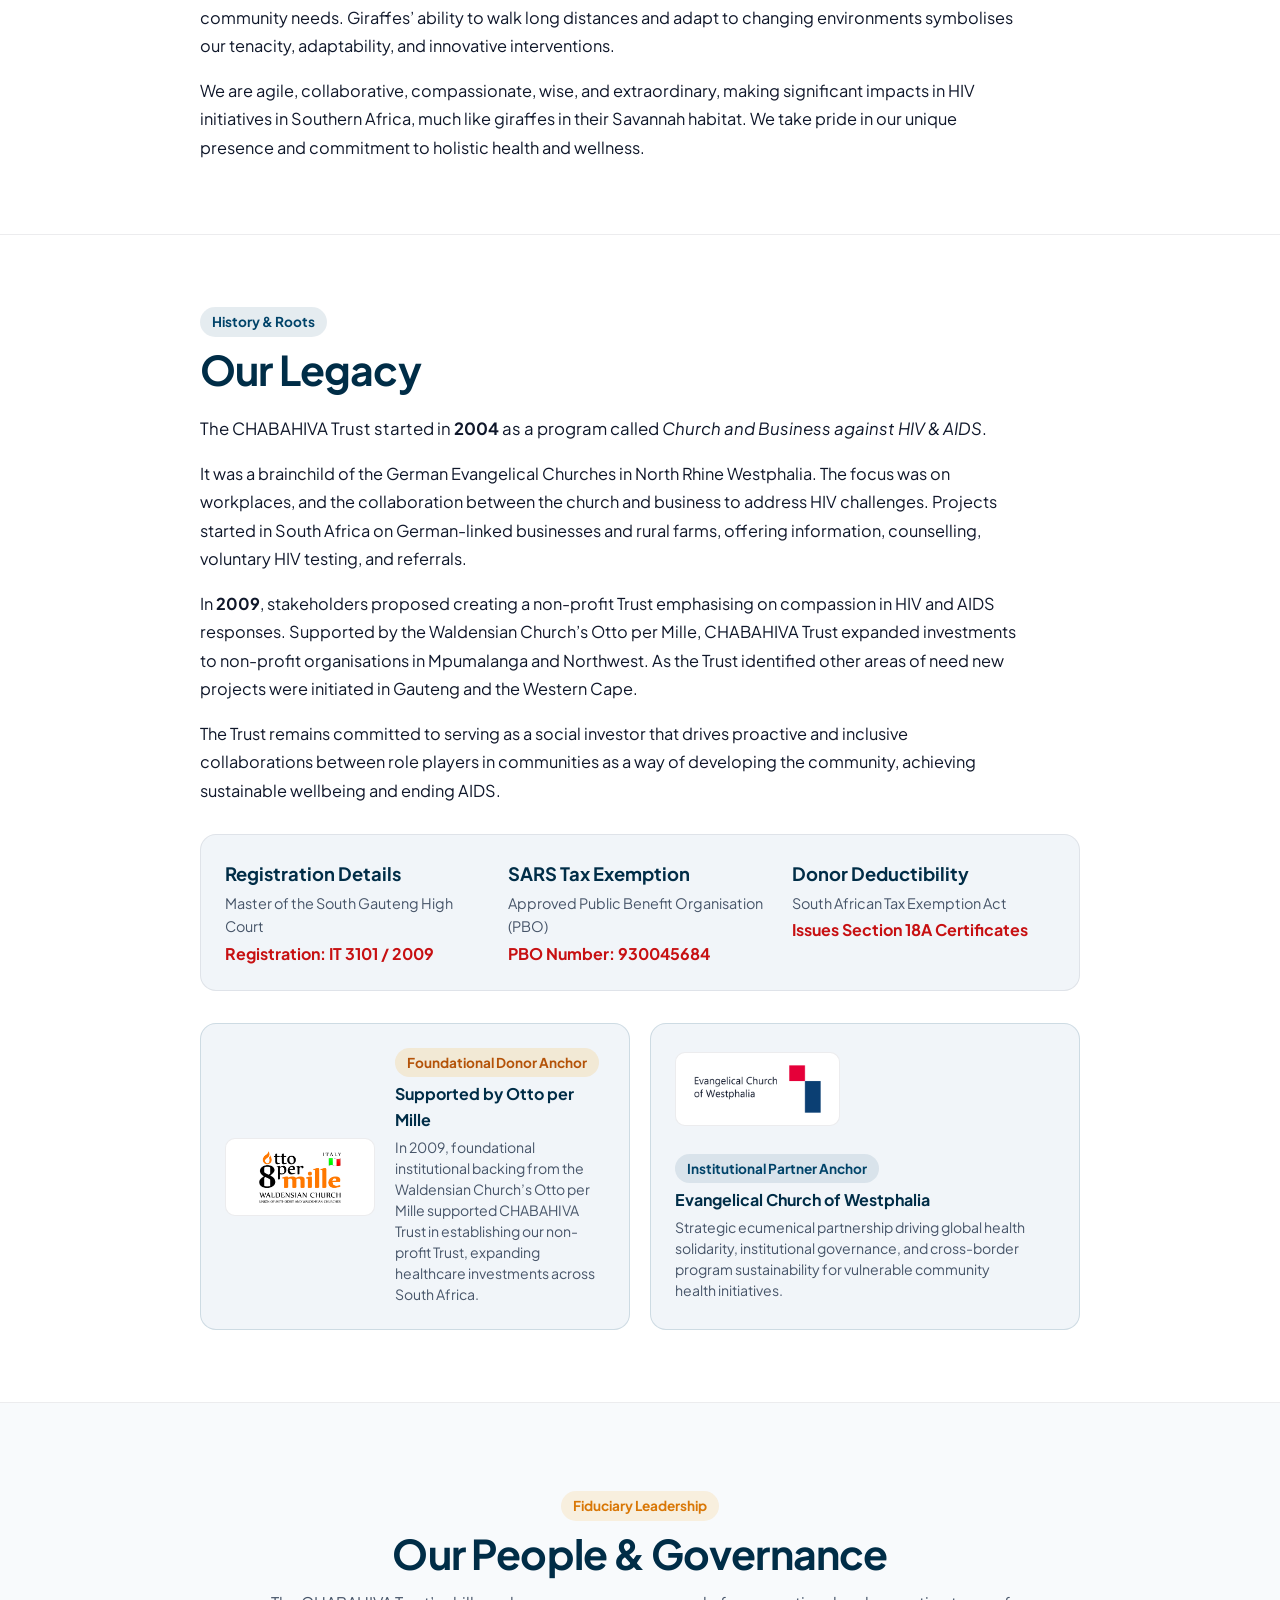
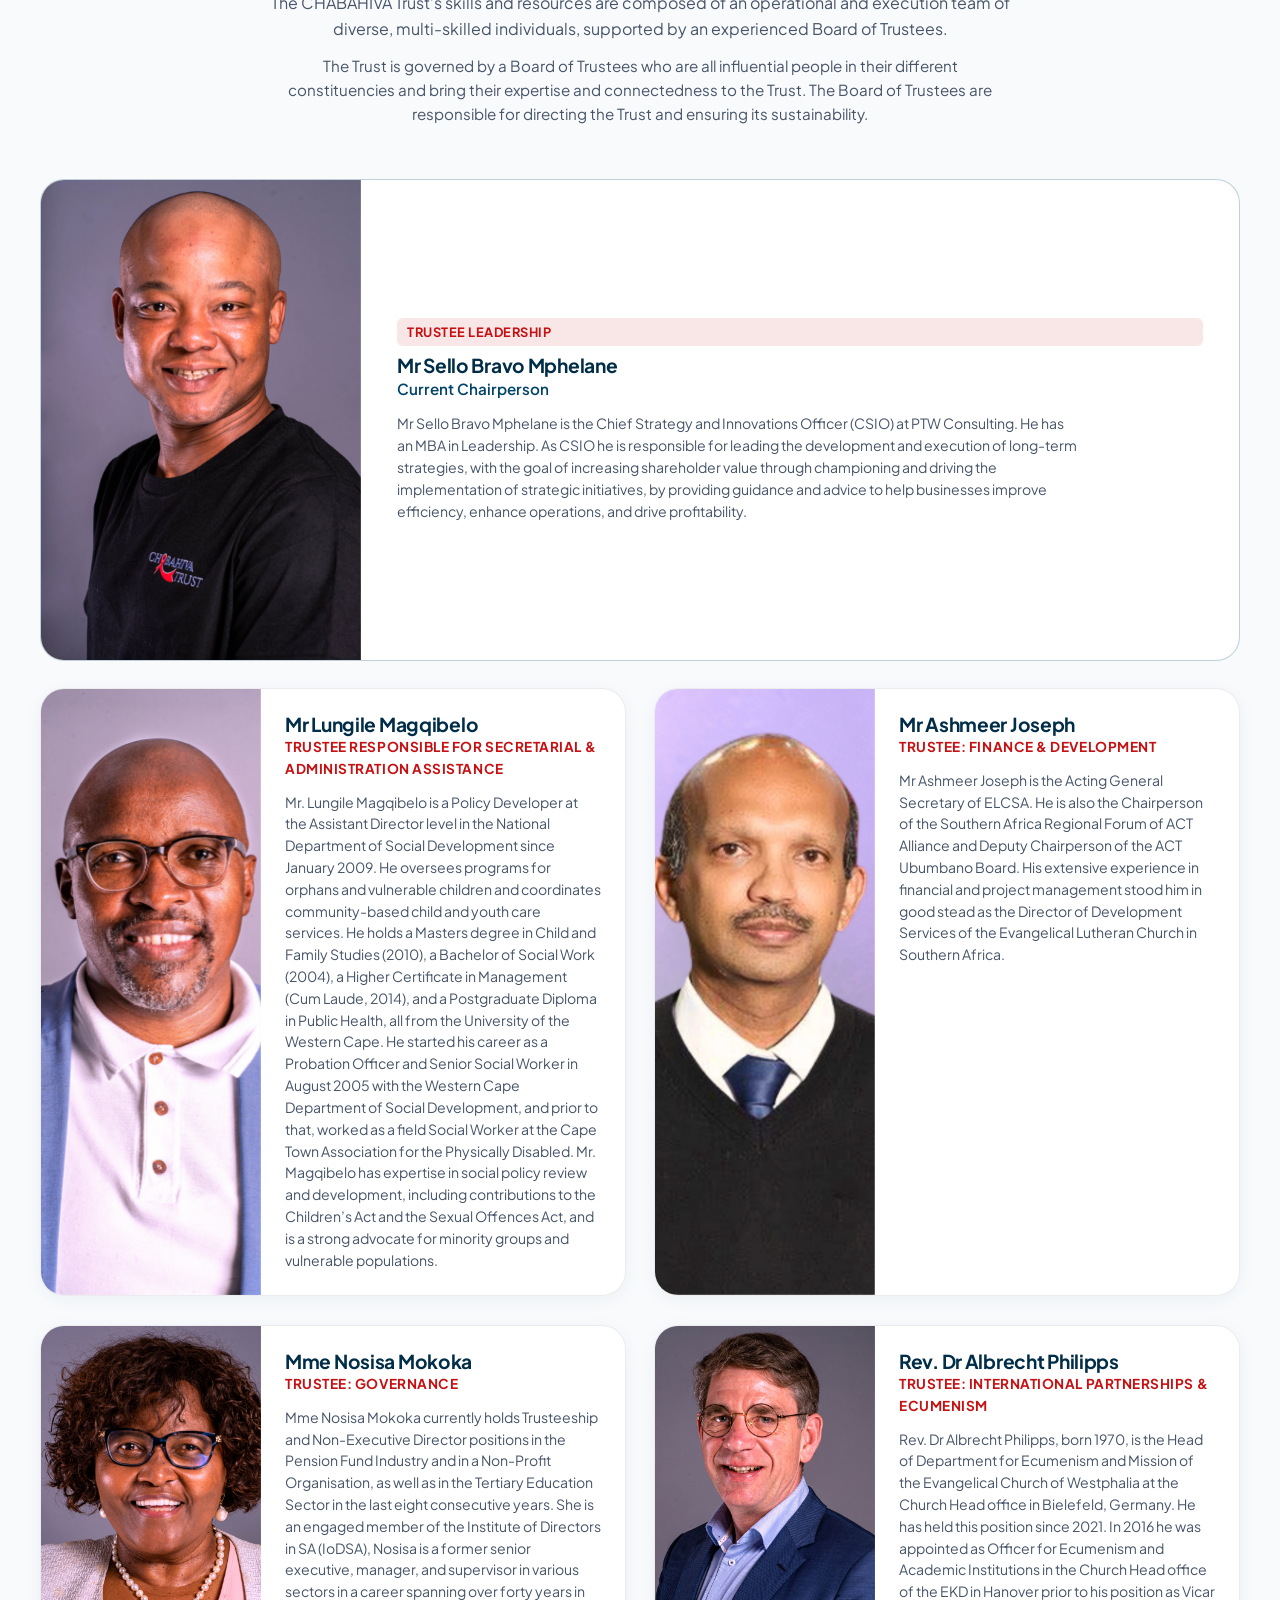
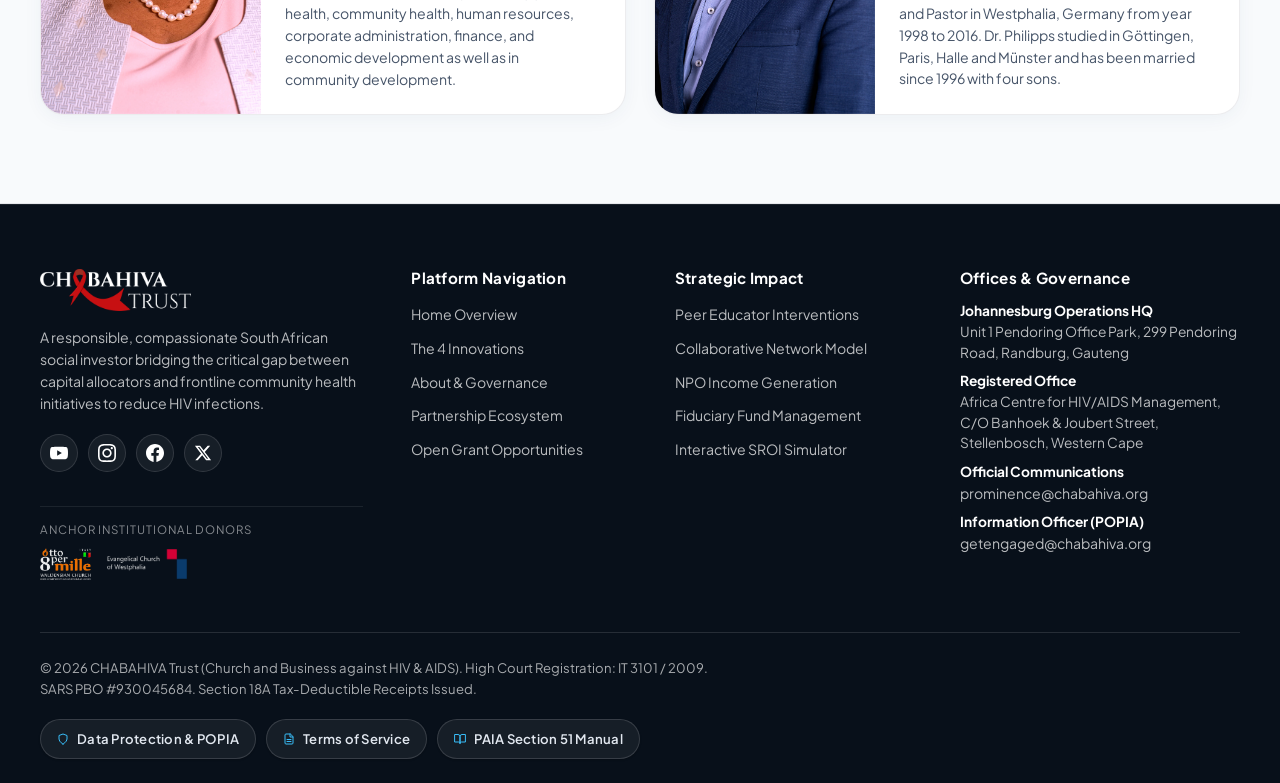
<file: about.html>
<!DOCTYPE html>
<html lang="en">
<head>
  <meta charset="UTF-8">
  <meta name="viewport" content="width=device-width, initial-scale=1.0">
  <title>About Us & Governance | CHABAHIVA Trust</title>
  <meta name="description" content="Learn about CHABAHIVA Trust: our giraffe ethos, vision, mission, values, origin since 2004, and our Board of Trustees registered at the South Gauteng High Court (IT 3101/2009).">
  <link rel="icon" type="image/png" href="assets/logos/favicon.png">
  <link rel="apple-touch-icon" href="assets/logos/apple-touch-icon.png">
  <link rel="stylesheet" href="css/style.css">
</head>
<body>
  <!-- Site Header (Strict 3-Zone Architecture) -->
  <header class="site-header">
    <div class="container nav-wrap">
      <!-- Zone 1: Official Logo -->
      <a href="index.html" class="nav-logo" aria-label="CHABAHIVA Trust Home">
        <img src="assets/logos/logo_header.png" alt="CHABAHIVA Trust" width="180" height="50">
      </a>

      <!-- Zone 2: Navigation Links -->
      <nav aria-label="Primary Navigation">
        <ul class="nav-links">
          <li><a href="index.html" class="nav-link">Home</a></li>
          <li><a href="innovations.html" class="nav-link">Innovations</a></li>
          <li><a href="about.html" class="nav-link active">About & Governance</a></li>
          <li><a href="partners.html" class="nav-link">Partners</a></li>
          <li><a href="opportunities.html" class="nav-link">Opportunities & Grants</a></li>
        </ul>
      </nav>

      <!-- Zone 3: CTA Cluster & Mobile Toggle -->
      <div class="nav-actions">
        <a href="opportunities.html#apply" class="btn btn-primary">Check Eligibility</a>
        <button class="mobile-toggle" id="mobileToggle" aria-label="Open Mobile Menu">
          <svg width="24" height="24" viewBox="0 0 24 24" fill="none" stroke="currentColor" stroke-width="2.2" stroke-linecap="round" stroke-linejoin="round">
            <line x1="3" y1="12" x2="21" y2="12"></line>
            <line x1="3" y1="6" x2="21" y2="6"></line>
            <line x1="3" y1="18" x2="21" y2="18"></line>
          </svg>
        </button>
      </div>
    </div>
  </header>

  <!-- Mobile Slide Drawer -->
  <div class="mobile-drawer-backdrop" id="drawerBackdrop"></div>
  <aside class="mobile-drawer" id="mobileDrawer" aria-label="Mobile Navigation">
    <div>
      <div class="drawer-header">
        <img src="assets/logos/logo_header.png" alt="CHABAHIVA Trust" style="height: 38px; width: auto;">
        <button id="closeDrawer" aria-label="Close Mobile Menu" style="padding: 8px; color: var(--color-primary-dark);">
          <svg width="24" height="24" viewBox="0 0 24 24" fill="none" stroke="currentColor" stroke-width="2.2" stroke-linecap="round" stroke-linejoin="round">
            <line x1="18" y1="6" x2="6" y2="18"></line>
            <line x1="6" y1="6" x2="18" y2="18"></line>
          </svg>
        </button>
      </div>
      <ul class="drawer-links">
        <li><a href="index.html" class="drawer-link">Home</a></li>
        <li><a href="innovations.html" class="drawer-link">Innovations</a></li>
        <li><a href="about.html" class="drawer-link active">About & Governance</a></li>
        <li><a href="partners.html" class="drawer-link">Partners</a></li>
        <li><a href="opportunities.html" class="drawer-link">Opportunities & Grants</a></li>
      </ul>
    </div>
    <div style="padding-top: 24px; border-top: 1px solid var(--border-light); display: flex; flex-direction: column; gap: 12px;">
      <a href="opportunities.html#apply" class="btn btn-primary" style="width: 100%;">Check Grant Eligibility</a>
      <p style="font-size: 0.8rem; color: var(--color-text-light); text-align: center;">Master of the High Court Reg: IT 3101 / 2009<br>SARS PBO: 930045684 (Section 18A)</p>
    </div>
  </aside>

  <!-- Hero Header -->
  <section class="legal-page-header">
    <div class="container text-center" style="max-width: 860px; margin: 0 auto;">
      <h1 style="margin: 0 0 16px 0;">We Support South African Community Organisations to Reduce the Spread of HIV</h1>
      <p style="font-size: 1.12rem; color: var(--color-text-muted); margin: 0 auto; line-height: 1.6;">
        CHABAHIVA Trust is a compassionate and responsible social investor that bridges the gap between the challenges and solutions in the HIV/AIDS ecosystem towards the overall goal of reducing HIV infections.
      </p>
    </div>
  </section>

  <!-- Vision, Mission & Values (2 Symmetrical Columns) -->
  <section style="padding: 64px 0; background-color: #FFFFFF; border-bottom: 1px solid var(--border-light);">
    <div class="container" style="max-width: 1080px;">
      <div class="vision-values-grid">
        <!-- Vision & Mission Card -->
        <div style="background-color: var(--color-canvas-slate); padding: 36px; border-radius: var(--radius-lg); border: 1.5px solid var(--border-light);">
          <span class="giraffe-meta-tag" style="background-color: rgba(0, 67, 105, 0.1); color: var(--color-primary);">Direction & Purpose</span>
          <h2 style="font-size: 1.6rem; color: var(--color-primary-dark); margin-top: 12px; margin-bottom: 16px;">Our Vision & Mission</h2>
          <div style="margin-bottom: 20px;">
            <strong style="display: block; font-size: 0.95rem; color: var(--color-primary-dark); text-transform: uppercase; letter-spacing: 0.5px;">Our Vision</strong>
            <p style="font-size: 1.02rem; color: var(--color-text-main); margin-top: 6px; line-height: 1.6;">
              To enable proactive and inclusive collaboration between role players in afflicted communities to create sustainable wellbeing.
            </p>
          </div>
          <div>
            <strong style="display: block; font-size: 0.95rem; color: var(--color-primary-dark); text-transform: uppercase; letter-spacing: 0.5px;">Our Mission</strong>
            <p style="font-size: 1.02rem; color: var(--color-text-main); margin-top: 6px; line-height: 1.6;">
              To be a responsible and compassionate social investor.
            </p>
          </div>
        </div>

        <!-- Values Card -->
        <div style="background-color: var(--color-canvas-slate); padding: 36px; border-radius: var(--radius-lg); border: 1.5px solid var(--border-light);">
          <span class="giraffe-meta-tag" style="background-color: rgba(245, 158, 11, 0.12); color: #B45309;">Guiding Principles</span>
          <h2 style="font-size: 1.6rem; color: var(--color-primary-dark); margin-top: 12px; margin-bottom: 16px;">Our Values</h2>
          <p style="font-size: 0.95rem; color: var(--color-text-muted); line-height: 1.6; margin-bottom: 18px;">
            Our values define our character, reflecting who we are as an organisation and how we interact with others. They guide us in achieving our ideal organisational character and hold us accountable. They are:
          </p>
          <ul style="list-style: none; padding: 0; margin: 0; display: flex; flex-direction: column; gap: 14px;">
            <li style="display: flex; align-items: flex-start; gap: 12px;">
              <span style="display: inline-block; width: 8px; height: 8px; border-radius: 50%; background-color: var(--color-accent); margin-top: 8px; flex-shrink: 0;"></span>
              <div>
                <strong style="color: var(--color-primary-dark); font-size: 0.98rem;">Dignity, Justice, Health & Wellness</strong>
                <span style="display: block; font-size: 0.9rem; color: var(--color-text-muted);">For beneficiaries in afflicted communities.</span>
              </div>
            </li>
            <li style="display: flex; align-items: flex-start; gap: 12px;">
              <span style="display: inline-block; width: 8px; height: 8px; border-radius: 50%; background-color: var(--color-primary); margin-top: 8px; flex-shrink: 0;"></span>
              <div>
                <strong style="color: var(--color-primary-dark); font-size: 0.98rem;">Partnerships, Stewardship, and Proficiency</strong>
                <span style="display: block; font-size: 0.9rem; color: var(--color-text-muted);">For our organisation and institutional partners.</span>
              </div>
            </li>
            <li style="display: flex; align-items: flex-start; gap: 12px;">
              <span style="display: inline-block; width: 8px; height: 8px; border-radius: 50%; background-color: #059669; margin-top: 8px; flex-shrink: 0;"></span>
              <div>
                <strong style="color: var(--color-primary-dark); font-size: 0.98rem;">Compassion</strong>
                <span style="display: block; font-size: 0.9rem; color: var(--color-text-muted);">As our holistic approach to every community intervention.</span>
              </div>
            </li>
          </ul>
        </div>
      </div>
    </div>
  </section>

  <!-- Our Ethos (Giraffe Parallel) -->
  <section style="padding: 72px 0; background-color: var(--color-canvas-light); border-bottom: 1px solid var(--border-light);">
    <div class="container" style="max-width: 960px;">
      <div style="display: flex; align-items: center; gap: 24px; margin-bottom: 24px; flex-wrap: wrap;">
        <img src="assets/images/CT-Giraffe.png" alt="CT Giraffe" style="height: 90px; width: auto; object-fit: contain;">
        <div>
          <span class="giraffe-meta-tag">Organisational Character</span>
          <h2 style="margin: 6px 0 0 0; color: var(--color-primary-dark);">Our Ethos: The Giraffe Parallel</h2>
        </div>
      </div>
      <p style="font-size: 1.08rem; line-height: 1.75; color: var(--color-text-main); margin-bottom: 16px;">
        The culture of CHABAHIVA Trust draws a parallel to characteristics of a giraffe.
      </p>
      <p style="font-size: 1.02rem; line-height: 1.75; color: var(--color-text-main); margin-bottom: 16px;">
        CHABAHIVA Trust finds inspiration in the majestic giraffe, renowned for its height and unique perspective. This mirrors our extensive foresight and long-term approach to development. The giraffe’s unique spots symbolise our targeted approach in the HIV space and our diverse collaborations. Its four legs represent our four innovations which we use to respond to HIV, and its tail, which whisks away flies, signifies our disciplined governance and vigilant team that ensures effective risk management. The giraffe’s ossicones reflect our commitment to ethical practices and justice for beneficiaries.
      </p>
      <p style="font-size: 1.02rem; line-height: 1.75; color: var(--color-text-main); margin-bottom: 16px;">
        Like giraffes, we value compassion, justice, and collaboration, working together to detect and address community needs. Giraffes’ ability to walk long distances and adapt to changing environments symbolises our tenacity, adaptability, and innovative interventions.
      </p>
      <p style="font-size: 1.02rem; line-height: 1.75; color: var(--color-text-main);">
        We are agile, collaborative, compassionate, wise, and extraordinary, making significant impacts in HIV initiatives in Southern Africa, much like giraffes in their Savannah habitat. We take pride in our unique presence and commitment to holistic health and wellness.
      </p>
    </div>
  </section>

  <!-- Our Legacy (Origin & Evolution) -->
  <section style="padding: 72px 0; background-color: #FFFFFF; border-bottom: 1px solid var(--border-light);">
    <div class="container" style="max-width: 960px;">
      <span class="giraffe-meta-tag" style="background-color: rgba(0, 67, 105, 0.1); color: var(--color-primary);">History & Roots</span>
      <h2 style="margin: 8px 0 20px 0; color: var(--color-primary-dark);">Our Legacy</h2>
      <p style="font-size: 1.05rem; line-height: 1.75; color: var(--color-text-main); margin-bottom: 16px;">
        The CHABAHIVA Trust started in <strong>2004</strong> as a program called <em>Church and Business against HIV & AIDS</em>.
      </p>
      <p style="font-size: 1.02rem; line-height: 1.75; color: var(--color-text-main); margin-bottom: 16px;">
        It was a brainchild of the German Evangelical Churches in North Rhine Westphalia. The focus was on workplaces, and the collaboration between the church and business to address HIV challenges. Projects started in South Africa on German-linked businesses and rural farms, offering information, counselling, voluntary HIV testing, and referrals.
      </p>
      <p style="font-size: 1.02rem; line-height: 1.75; color: var(--color-text-main); margin-bottom: 16px;">
        In <strong>2009</strong>, stakeholders proposed creating a non-profit Trust emphasising on compassion in HIV and AIDS responses. Supported by the Waldensian Church’s Otto per Mille, CHABAHIVA Trust expanded investments to non-profit organisations in Mpumalanga and Northwest. As the Trust identified other areas of need new projects were initiated in Gauteng and the Western Cape.
      </p>
      <p style="font-size: 1.02rem; line-height: 1.75; color: var(--color-text-main); margin-bottom: 28px;">
        The Trust remains committed to serving as a social investor that drives proactive and inclusive collaborations between role players in communities as a way of developing the community, achieving sustainable wellbeing and ending AIDS.
      </p>

      <!-- Statutory Registration Callout Grid (3 Columns, Zero Whitespace) -->
      <div class="statutory-callout-grid">
        <div>
          <strong style="color: var(--color-primary-dark); font-size: 1.15rem; display: block;">Registration Details</strong>
          <span style="font-size: 0.9rem; color: var(--color-text-muted); display: block; margin-top: 4px;">Master of the South Gauteng High Court</span>
          <strong style="color: var(--color-accent); font-size: 1rem; display: block; margin-top: 2px;">Registration: IT 3101 / 2009</strong>
        </div>
        <div>
          <strong style="color: var(--color-primary-dark); font-size: 1.15rem; display: block;">SARS Tax Exemption</strong>
          <span style="font-size: 0.9rem; color: var(--color-text-muted); display: block; margin-top: 4px;">Approved Public Benefit Organisation (PBO)</span>
          <strong style="color: var(--color-accent); font-size: 1rem; display: block; margin-top: 2px;">PBO Number: 930045684</strong>
        </div>
        <div>
          <strong style="color: var(--color-primary-dark); font-size: 1.15rem; display: block;">Donor Deductibility</strong>
          <span style="font-size: 0.9rem; color: var(--color-text-muted); display: block; margin-top: 4px;">South African Tax Exemption Act</span>
          <strong style="color: var(--color-accent); font-size: 1rem; display: block; margin-top: 2px;">Issues Section 18A Certificates</strong>
        </div>
      </div>

      <!-- Anchor Institutional Partners & Donors Accreditation -->
      <div style="margin-top: 32px; display: grid; grid-template-columns: repeat(auto-fit, minmax(320px, 1fr)); gap: 20px;">
        <!-- Partner 1: Otto per Mille -->
        <div style="padding: 24px; background-color: var(--color-canvas-slate); border-radius: var(--radius-lg); border: 1.5px solid rgba(0, 67, 105, 0.15); display: flex; align-items: center; gap: 20px; flex-wrap: wrap;">
          <div style="background-color: #FFFFFF; padding: 12px 18px; border-radius: var(--radius-md); border: 1px solid var(--border-light); display: flex; align-items: center; justify-content: center; min-width: 150px;">
            <img src="assets/logos/donor_otto_per_mille.png" alt="Otto per Mille of the Waldensian Church" style="height: 52px; width: auto; object-fit: contain;" width="160" height="100" loading="lazy">
          </div>
          <div style="flex: 1; min-width: 200px;">
            <span class="giraffe-meta-tag" style="background-color: rgba(245, 158, 11, 0.15); color: #B45309;">Foundational Donor Anchor</span>
            <strong style="color: var(--color-primary-dark); font-size: 1rem; display: block; margin-top: 4px;">Supported by Otto per Mille</strong>
            <p style="font-size: 0.88rem; color: var(--color-text-muted); margin: 4px 0 0 0; line-height: 1.5;">
              In 2009, foundational institutional backing from the Waldensian Church’s Otto per Mille supported CHABAHIVA Trust in establishing our non-profit Trust, expanding healthcare investments across South Africa.
            </p>
          </div>
        </div>

        <!-- Partner 2: Evangelical Church of Westphalia -->
        <div style="padding: 24px; background-color: var(--color-canvas-slate); border-radius: var(--radius-lg); border: 1.5px solid rgba(0, 67, 105, 0.15); display: flex; align-items: center; gap: 20px; flex-wrap: wrap;">
          <div style="background-color: #FFFFFF; padding: 12px 18px; border-radius: var(--radius-md); border: 1px solid var(--border-light); display: flex; align-items: center; justify-content: center; min-width: 150px;">
            <img src="assets/logos/donor_evangelical_church_westphalia.png" alt="Evangelical Church of Westphalia" style="height: 48px; width: auto; object-fit: contain;" width="180" height="68" loading="lazy">
          </div>
          <div style="flex: 1; min-width: 200px;">
            <span class="giraffe-meta-tag" style="background-color: rgba(0, 67, 105, 0.1); color: var(--color-primary);">Institutional Partner Anchor</span>
            <strong style="color: var(--color-primary-dark); font-size: 1rem; display: block; margin-top: 4px;">Evangelical Church of Westphalia</strong>
            <p style="font-size: 0.88rem; color: var(--color-text-muted); margin: 4px 0 0 0; line-height: 1.5;">
              Strategic ecumenical partnership driving global health solidarity, institutional governance, and cross-border program sustainability for vulnerable community health initiatives.
            </p>
          </div>
        </div>
      </div>
    </div>
  </section>

  <!-- Governance & Board of Trustees Gallery -->
  <section id="trustees" style="padding: 88px 0; background-color: var(--color-canvas-subtle); border-bottom: 1px solid var(--border-light);">
    <div class="container">
      <div class="section-head">
        <span class="giraffe-meta-tag">Fiduciary Leadership</span>
        <h2 style="margin-top: 8px;">Our People & Governance</h2>
        <p style="max-width: 800px; margin: 0 auto; line-height: 1.6;">
          The CHABAHIVA Trust’s skills and resources are composed of an operational and execution team of diverse, multi-skilled individuals, supported by an experienced Board of Trustees.
        </p>
        <p style="max-width: 800px; margin: 12px auto 0 auto; font-size: 0.95rem; color: var(--color-text-muted); line-height: 1.6;">
          The Trust is governed by a Board of Trustees who are all influential people in their different constituencies and bring their expertise and connectedness to the Trust. The Board of Trustees are responsible for directing the Trust and ensuring its sustainability.
        </p>
      </div>

      <div class="trustees-grid">
        <!-- Trustee 1: Mr Sello Bravo Mphelane (Executive Leadership) -->
        <div class="trustee-card featured-chairperson">
          <div class="trustee-photo-wrap">
            <img src="assets/images/sello_bravo_mphelane.jpg" alt="Mr Sello Bravo Mphelane" width="1707" height="2560" loading="lazy">
          </div>
          <div class="trustee-details">
            <span class="trustee-role" style="display: inline-block; background-color: rgba(199, 16, 18, 0.1); color: var(--color-accent); padding: 4px 10px; border-radius: var(--radius-sm); font-weight: 700; font-size: 0.8rem; margin-bottom: 8px;">Trustee Leadership</span>
            <h3>Mr Sello Bravo Mphelane</h3>
            <span style="font-size: 0.95rem; font-weight: 600; color: var(--color-primary); margin-bottom: 12px; display: block;">Current Chairperson</span>
            <p>
              Mr Sello Bravo Mphelane is the Chief Strategy and Innovations Officer (CSIO) at PTW Consulting. He has an MBA in Leadership. As CSIO he is responsible for leading the development and execution of long-term strategies, with the goal of increasing shareholder value through championing and driving the implementation of strategic initiatives, by providing guidance and advice to help businesses improve efficiency, enhance operations, and drive profitability.
            </p>
          </div>
        </div>

        <!-- Trustee 2: Mr Lungile Magqibelo -->
        <div class="trustee-card">
          <div class="trustee-photo-wrap">
            <img src="assets/images/lungile_magqibelo.jpg" alt="Mr Lungile Magqibelo" width="1707" height="2560" loading="lazy">
          </div>
          <div class="trustee-details">
            <h3>Mr Lungile Magqibelo</h3>
            <span class="trustee-role">Trustee responsible for Secretarial & Administration Assistance</span>
            <p>
              Mr. Lungile Magqibelo is a Policy Developer at the Assistant Director level in the National Department of Social Development since January 2009. He oversees programs for orphans and vulnerable children and coordinates community-based child and youth care services. He holds a Masters degree in Child and Family Studies (2010), a Bachelor of Social Work (2004), a Higher Certificate in Management (Cum Laude, 2014), and a Postgraduate Diploma in Public Health, all from the University of the Western Cape. He started his career as a Probation Officer and Senior Social Worker in August 2005 with the Western Cape Department of Social Development, and prior to that, worked as a field Social Worker at the Cape Town Association for the Physically Disabled. Mr. Magqibelo has expertise in social policy review and development, including contributions to the Children’s Act and the Sexual Offences Act, and is a strong advocate for minority groups and vulnerable populations.
            </p>
          </div>
        </div>

        <!-- Trustee 3: Mr Ashmeer Joseph -->
        <div class="trustee-card">
          <div class="trustee-photo-wrap">
            <img src="assets/images/ashmeer_joseph.jpg" alt="Mr Ashmeer Joseph" width="1920" height="2560" loading="lazy">
          </div>
          <div class="trustee-details">
            <h3>Mr Ashmeer Joseph</h3>
            <span class="trustee-role">Trustee: Finance & Development</span>
            <p>
              Mr Ashmeer Joseph is the Acting General Secretary of ELCSA. He is also the Chairperson of the Southern Africa Regional Forum of ACT Alliance and Deputy Chairperson of the ACT Ubumbano Board. His extensive experience in financial and project management stood him in good stead as the Director of Development Services of the Evangelical Lutheran Church in Southern Africa.
            </p>
          </div>
        </div>

        <!-- Trustee 4: Mme Nosisa Mokoka -->
        <div class="trustee-card">
          <div class="trustee-photo-wrap">
            <img src="assets/images/nosisa_mokoka.jpg" alt="Mme Nosisa Mokoka" width="1707" height="2560" loading="lazy">
          </div>
          <div class="trustee-details">
            <h3>Mme Nosisa Mokoka</h3>
            <span class="trustee-role">Trustee: Governance</span>
            <p>
              Mme Nosisa Mokoka currently holds Trusteeship and Non-Executive Director positions in the Pension Fund Industry and in a Non-Profit Organisation, as well as in the Tertiary Education Sector in the last eight consecutive years. She is an engaged member of the Institute of Directors in SA (IoDSA), Nosisa is a former senior executive, manager, and supervisor in various sectors in a career spanning over forty years in health, community health, human resources, corporate administration, finance, and economic development as well as in community development.
            </p>
          </div>
        </div>

        <!-- Trustee 5: Rev. Dr Albrecht Philipps -->
        <div class="trustee-card">
          <div class="trustee-photo-wrap">
            <img src="assets/images/albrecht_philipps.jpg" alt="Rev. Dr Albrecht Philipps" width="1707" height="2560" loading="lazy">
          </div>
          <div class="trustee-details">
            <h3>Rev. Dr Albrecht Philipps</h3>
            <span class="trustee-role">Trustee: International Partnerships & Ecumenism</span>
            <p>
              Rev. Dr Albrecht Philipps, born 1970, is the Head of Department for Ecumenism and Mission of the Evangelical Church of Westphalia at the Church Head office in Bielefeld, Germany. He has held this position since 2021. In 2016 he was appointed as Officer for Ecumenism and Academic Institutions in the Church Head office of the EKD in Hanover prior to his position as Vicar and Pastor in Westphalia, Germany from year 1998 to 2016. Dr. Philipps studied in Göttingen, Paris, Halle and Münster and has been married since 1996 with four sons.
            </p>
          </div>
        </div>
      </div>
    </div>
  </section>

  <!-- Site Footer (Dark Obsidian Protocol) -->
  <footer class="site-footer">
    <div class="container">
      <div class="footer-grid">
        <!-- Col 1: Brand & Social Hub -->
        <div class="footer-brand">
          <a href="index.html" class="footer-logo">
            <img src="assets/logos/logo_footer.png" alt="CHABAHIVA Trust" width="170" height="42">
          </a>
          <p class="footer-bio">
            A responsible, compassionate South African social investor bridging the critical gap between capital allocators and frontline community health initiatives to reduce HIV infections.
          </p>
          <div class="footer-social-cluster">
            <a href="https://www.youtube.com/@chabahivatrust8559" target="_blank" rel="noopener noreferrer" class="footer-social-btn" aria-label="YouTube Channel">
              <svg viewBox="0 0 24 24"><path d="M23.498 6.186a3.016 3.016 0 0 0-2.122-2.136C19.505 3.545 12 3.545 12 3.545s-7.505 0-9.377.505A3.017 3.017 0 0 0 .502 6.186C0 8.07 0 12 0 12s0 3.93.502 5.814a3.016 3.016 0 0 0 2.122 2.136c1.871.505 9.376.505 9.376.505s7.505 0 9.377-.505a3.015 3.015 0 0 0 2.122-2.136C24 15.93 24 12 24 12s0-3.93-.502-5.814zM9.545 15.568V8.432L15.818 12l-6.273 3.568z"/></svg>
            </a>
            <a href="https://www.instagram.com/therealctgiraffe/" target="_blank" rel="noopener noreferrer" class="footer-social-btn" aria-label="Instagram CT Giraffe">
              <svg viewBox="0 0 24 24"><path d="M12 2.163c3.204 0 3.584.012 4.85.07 3.252.148 4.771 1.691 4.919 4.919.058 1.265.069 1.645.069 4.849 0 3.205-.012 3.584-.069 4.849-.149 3.225-1.664 4.771-4.919 4.919-1.266.058-1.644.07-4.85.07-3.204 0-3.584-.012-4.849-.07-3.26-.149-4.771-1.699-4.919-4.92-.058-1.265-.07-1.644-.07-4.849 0-3.204.013-3.583.07-4.849.149-3.227 1.664-4.771 4.919-4.919 1.266-.057 1.645-.069 4.849-.069zm0-2.163c-3.259 0-3.667.014-4.947.072-4.358.2-6.78 2.618-6.98 6.98-.059 1.281-.073 1.689-.073 4.948 0 3.259.014 3.668.072 4.948.2 4.358 2.618 6.78 6.98 6.98 1.281.058 1.689.072 4.948.072 3.259 0 3.668-.014 4.948-.072 4.354-.2 6.782-2.618 6.979-6.98.059-1.28.073-1.689.073-4.948 0-3.259-.014-3.667-.072-4.947-.196-4.354-2.617-6.78-6.979-6.98-1.281-.059-1.69-.073-4.949-.073zm0 5.838c-3.403 0-6.162 2.759-6.162 6.162s2.759 6.163 6.162 6.163 6.162-2.759 6.162-6.163c0-3.403-2.759-6.162-6.162-6.162zm0 10.162c-2.209 0-4-1.79-4-4 0-2.209 1.791-4 4-4s4 1.791 4 4c0 2.21-1.791 4-4 4zm6.406-11.845c-.796 0-1.441.645-1.441 1.44s.645 1.44 1.441 1.44c.795 0 1.439-.645 1.439-1.44s-.644-1.44-1.439-1.44z"/></svg>
            </a>
            <a href="https://www.facebook.com/chabahivatrust" target="_blank" rel="noopener noreferrer" class="footer-social-btn" aria-label="Facebook Page">
              <svg viewBox="0 0 24 24"><path d="M24 12.073c0-6.627-5.373-12-12-12s-12 5.373-12 12c0 5.99 4.388 10.954 10.125 11.854v-8.385H7.078v-3.47h3.047V9.43c0-3.007 1.792-4.669 4.533-4.669 1.312 0 2.686.235 2.686.235v2.953H15.83c-1.491 0-1.956.925-1.956 1.874v2.25h3.328l-.532 3.47h-2.796v8.385C19.612 23.027 24 18.062 24 12.073z"/></svg>
            </a>
            <a href="https://x.com/chabahiva_trust" target="_blank" rel="noopener noreferrer" class="footer-social-btn" aria-label="X (Twitter)">
              <svg viewBox="0 0 24 24"><path d="M18.244 2.25h3.308l-7.227 8.26 8.502 11.24H16.17l-5.214-6.817L4.99 21.75H1.68l7.73-8.835L1.254 2.25H8.08l4.713 6.231zm-1.161 17.52h1.833L7.084 4.126H5.117z"/></svg>
            </a>
          </div>
          <div class="footer-donor-strip">
            <span>Anchor Institutional Donors</span>
            <div class="footer-donor-logos">
              <img src="assets/logos/donor_otto_per_mille_white.png" alt="Supported by Otto per Mille of the Waldensian Church" width="140" height="35" style="height: 32px; width: auto; object-fit: contain;">
              <img src="assets/logos/donor_evangelical_church_westphalia_white.png" alt="Evangelical Church of Westphalia" width="140" height="35" style="height: 30px; width: auto; object-fit: contain;">
            </div>
          </div>
        </div>

        <!-- Col 2: Navigation -->
        <div class="footer-col">
          <h4>Platform Navigation</h4>
          <ul class="footer-links">
            <li><a href="index.html" class="footer-link">Home Overview</a></li>
            <li><a href="innovations.html" class="footer-link">The 4 Innovations</a></li>
            <li><a href="about.html" class="footer-link">About & Governance</a></li>
            <li><a href="partners.html" class="footer-link">Partnership Ecosystem</a></li>
            <li><a href="opportunities.html" class="footer-link">Open Grant Opportunities</a></li>
          </ul>
        </div>

        <!-- Col 3: Programs & Interventions -->
        <div class="footer-col">
          <h4>Strategic Impact</h4>
          <ul class="footer-links">
            <li><a href="innovations.html" class="footer-link">Peer Educator Interventions</a></li>
            <li><a href="innovations.html" class="footer-link">Collaborative Network Model</a></li>
            <li><a href="innovations.html" class="footer-link">NPO Income Generation</a></li>
            <li><a href="innovations.html" class="footer-link">Fiduciary Fund Management</a></li>
            <li><a href="innovations.html#simulator" class="footer-link">Interactive SROI Simulator</a></li>
          </ul>
        </div>

        <!-- Col 4: Contact & Statutory Details -->
        <div class="footer-col">
          <h4>Offices & Governance</h4>
          <div class="footer-contact-item">
            <strong>Johannesburg Operations HQ</strong>
            Unit 1 Pendoring Office Park, 299 Pendoring Road, Randburg, Gauteng
          </div>
          <div class="footer-contact-item">
            <strong>Registered Office</strong>
            Africa Centre for HIV/AIDS Management, C/O Banhoek & Joubert Street, Stellenbosch, Western Cape
          </div>
          <div class="footer-contact-item">
            <strong>Official Communications</strong>
            <a href="mailto:prominence@chabahiva.org" class="footer-link">prominence@chabahiva.org</a>
          </div>
          <div class="footer-contact-item">
            <strong>Information Officer (POPIA)</strong>
            <a href="mailto:getengaged@chabahiva.org" class="footer-link">getengaged@chabahiva.org</a>
          </div>
        </div>
      </div>

      <div class="footer-bottom">
        <div class="footer-legal-copy">
          &copy; 2026 CHABAHIVA Trust (Church and Business against HIV &amp; AIDS). High Court Registration: IT 3101 / 2009. SARS PBO #930045684. Section 18A Tax-Deductible Receipts Issued.
        </div>
        <div class="footer-legal-links">
          <a href="privacy-policy.html" class="footer-legal-chip">
            <svg width="12" height="12" viewBox="0 0 24 24" fill="none" stroke="currentColor" stroke-width="2" stroke-linecap="round" stroke-linejoin="round" aria-hidden="true"><path d="M12 22s8-4 8-10V5l-8-3-8 3v7c0 6 8 10 8 10z"></path></svg>
            <span>Data Protection &amp; POPIA</span>
          </a>
          <a href="terms-of-service.html" class="footer-legal-chip">
            <svg width="12" height="12" viewBox="0 0 24 24" fill="none" stroke="currentColor" stroke-width="2" stroke-linecap="round" stroke-linejoin="round" aria-hidden="true"><path d="M14 2H6a2 2 0 0 0-2 2v16a2 2 0 0 0 2 2h12a2 2 0 0 0 2-2V8z"></path><polyline points="14 2 14 8 20 8"></polyline><line x1="16" y1="13" x2="8" y2="13"></line><line x1="16" y1="17" x2="8" y2="17"></line></svg>
            <span>Terms of Service</span>
          </a>
          <a href="paia-manual.html" class="footer-legal-chip">
            <svg width="12" height="12" viewBox="0 0 24 24" fill="none" stroke="currentColor" stroke-width="2" stroke-linecap="round" stroke-linejoin="round" aria-hidden="true"><path d="M2 3h6a4 4 0 0 1 4 4v14a3 3 0 0 0-3-3H2z"></path><path d="M22 3h-6a4 4 0 0 0-4 4v14a3 3 0 0 1 3-3h7z"></path></svg>
            <span>PAIA Section 51 Manual</span>
          </a>
        </div>
      </div>
    </div>
  </footer>

  <script src="js/main.js"></script>
</body>
</html>
</file>
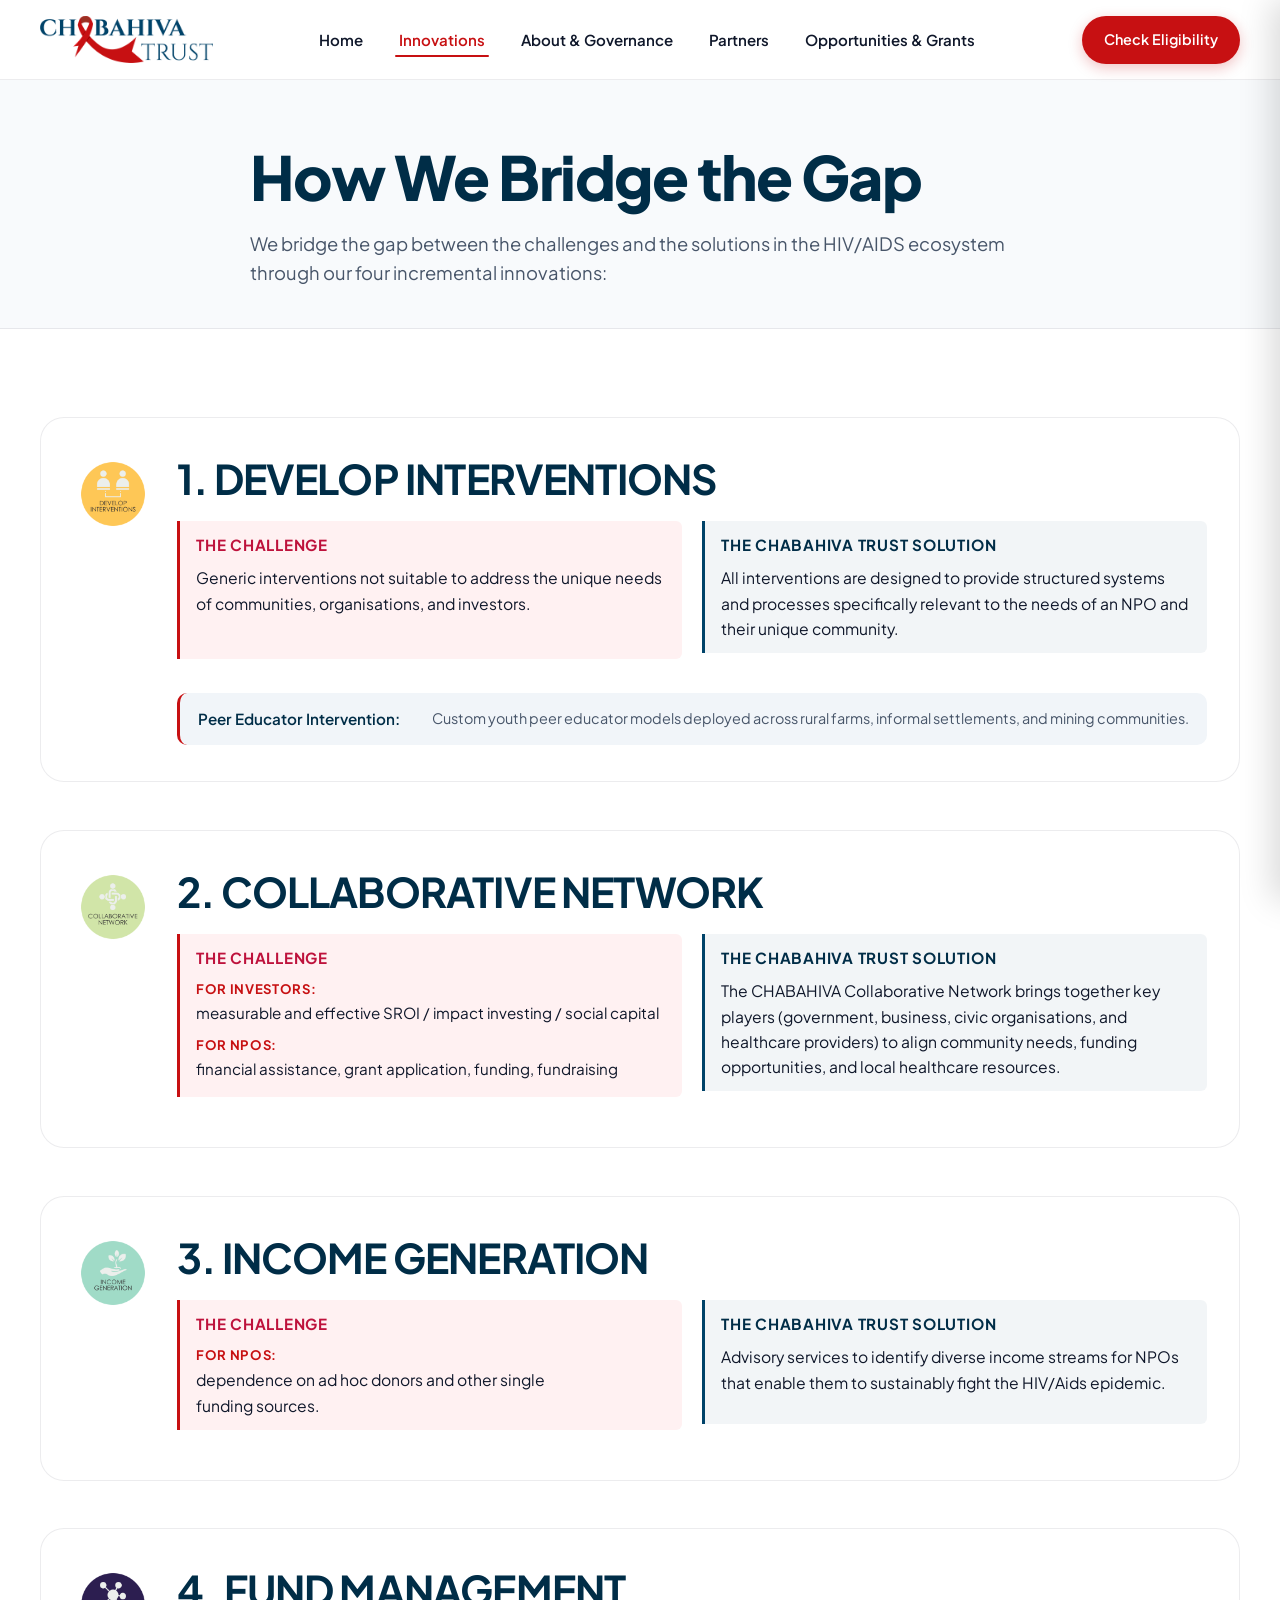
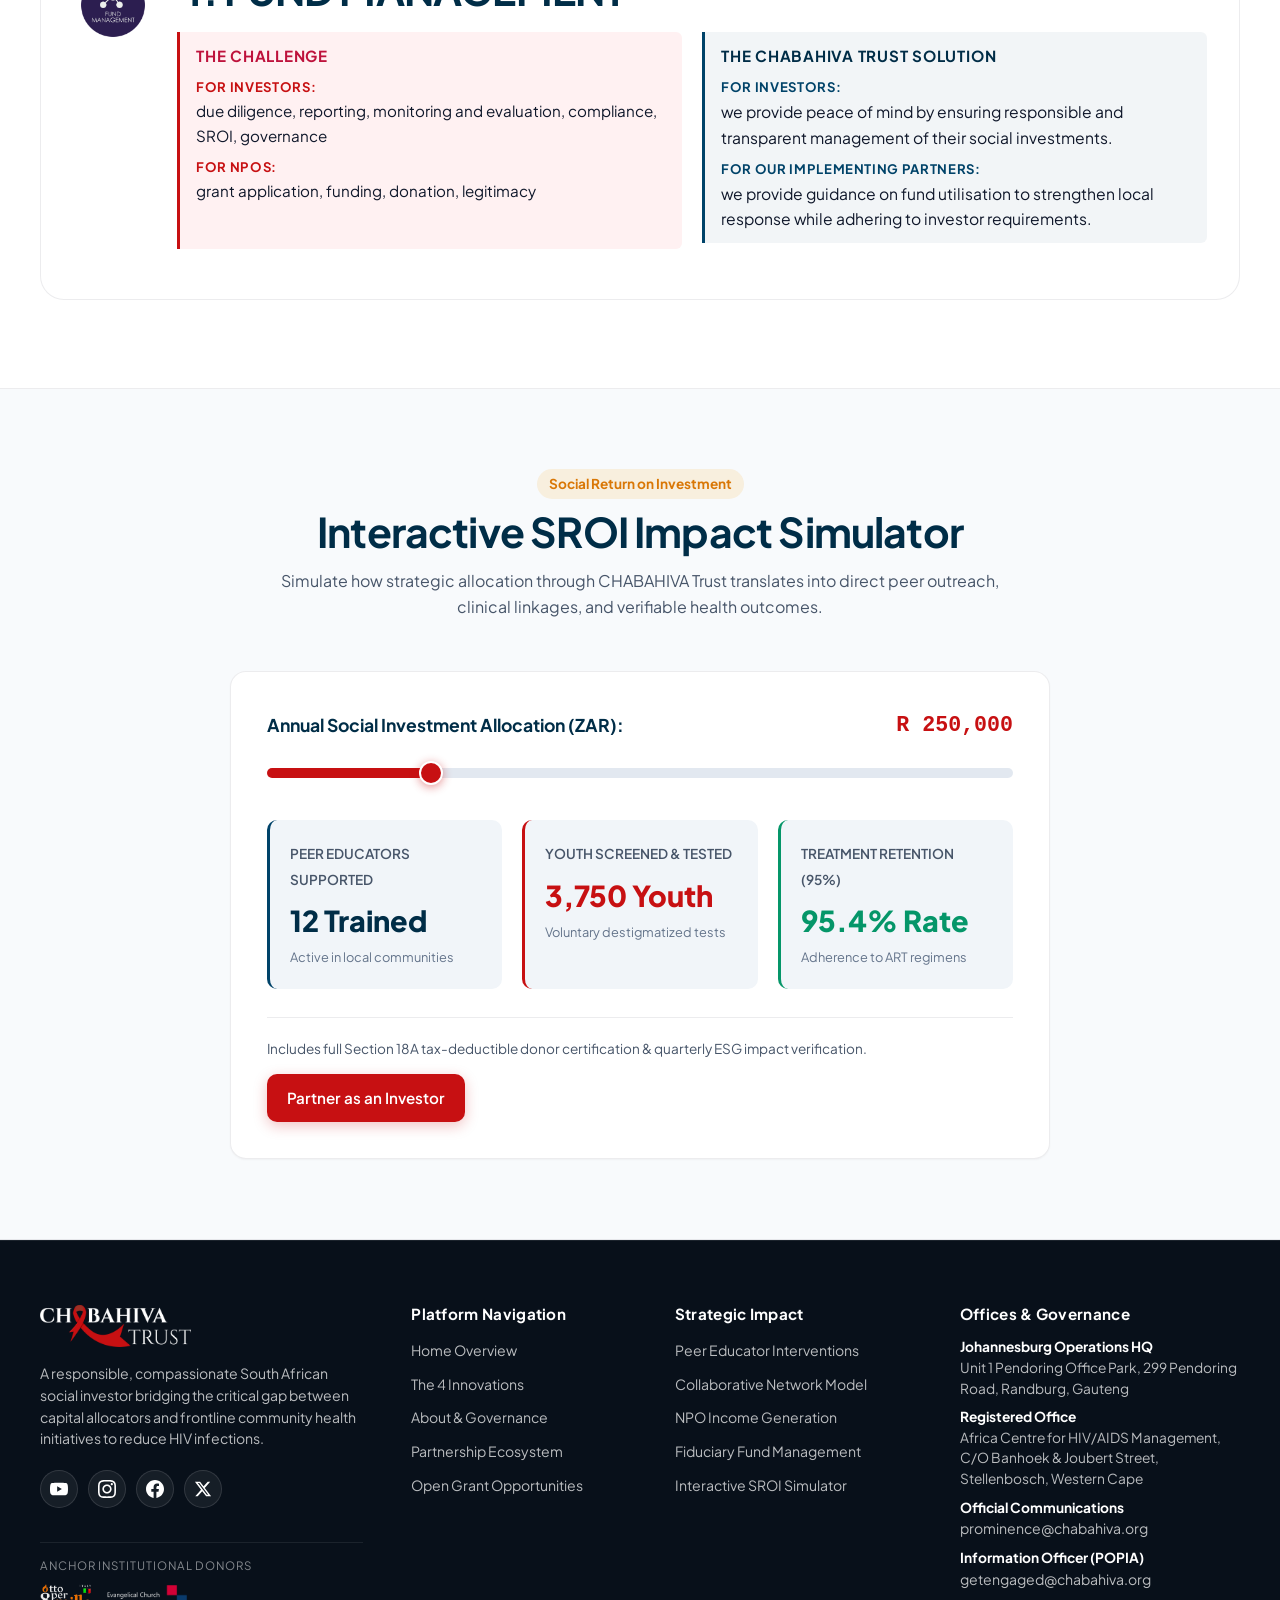
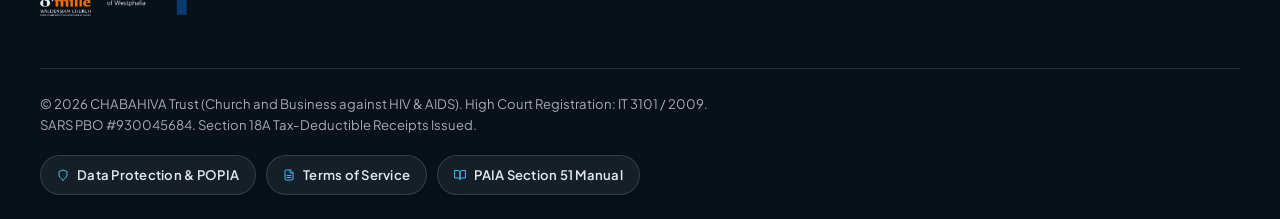
<file: innovations.html>
<!DOCTYPE html>
<html lang="en">
<head>
  <meta charset="UTF-8">
  <meta name="viewport" content="width=device-width, initial-scale=1.0">
  <title>How We Bridge the Gap: The Four Innovations | CHABAHIVA Trust</title>
  <meta name="description" content="Reducing HIV infections through an incremental series of innovations that benefit both investors and implementing partners: Develop Interventions, Collaborative Network, Income Generation, and Fund Management.">
  <link rel="icon" type="image/png" href="assets/logos/favicon.png">
  <link rel="apple-touch-icon" href="assets/logos/apple-touch-icon.png">
  <link rel="stylesheet" href="css/style.css">
</head>
<body>
  <!-- Site Header (Strict 3-Zone Architecture) -->
  <header class="site-header">
    <div class="container nav-wrap">
      <!-- Zone 1: Official Logo -->
      <a href="index.html" class="nav-logo" aria-label="CHABAHIVA Trust Home">
        <img src="assets/logos/logo_header.png" alt="CHABAHIVA Trust" width="180" height="50">
      </a>

      <!-- Zone 2: Navigation Links -->
      <nav aria-label="Primary Navigation">
        <ul class="nav-links">
          <li><a href="index.html" class="nav-link">Home</a></li>
          <li><a href="innovations.html" class="nav-link active">Innovations</a></li>
          <li><a href="about.html" class="nav-link">About & Governance</a></li>
          <li><a href="partners.html" class="nav-link">Partners</a></li>
          <li><a href="opportunities.html" class="nav-link">Opportunities & Grants</a></li>
        </ul>
      </nav>

      <!-- Zone 3: CTA Cluster & Mobile Toggle -->
      <div class="nav-actions">
        <a href="opportunities.html#apply" class="btn btn-primary">Check Eligibility</a>
        <button class="mobile-toggle" id="mobileToggle" aria-label="Open Mobile Menu">
          <svg width="24" height="24" viewBox="0 0 24 24" fill="none" stroke="currentColor" stroke-width="2.2" stroke-linecap="round" stroke-linejoin="round">
            <line x1="3" y1="12" x2="21" y2="12"></line>
            <line x1="3" y1="6" x2="21" y2="6"></line>
            <line x1="3" y1="18" x2="21" y2="18"></line>
          </svg>
        </button>
      </div>
    </div>
  </header>

  <!-- Mobile Slide Drawer -->
  <div class="mobile-drawer-backdrop" id="drawerBackdrop"></div>
  <aside class="mobile-drawer" id="mobileDrawer" aria-label="Mobile Navigation">
    <div>
      <div class="drawer-header">
        <img src="assets/logos/logo_header.png" alt="CHABAHIVA Trust" style="height: 38px; width: auto;">
        <button id="closeDrawer" aria-label="Close Mobile Menu" style="padding: 8px; color: var(--color-primary-dark);">
          <svg width="24" height="24" viewBox="0 0 24 24" fill="none" stroke="currentColor" stroke-width="2.2" stroke-linecap="round" stroke-linejoin="round">
            <line x1="18" y1="6" x2="6" y2="18"></line>
            <line x1="6" y1="6" x2="18" y2="18"></line>
          </svg>
        </button>
      </div>
      <ul class="drawer-links">
        <li><a href="index.html" class="drawer-link">Home</a></li>
        <li><a href="innovations.html" class="drawer-link active">Innovations</a></li>
        <li><a href="about.html" class="drawer-link">About & Governance</a></li>
        <li><a href="partners.html" class="drawer-link">Partners</a></li>
        <li><a href="opportunities.html" class="drawer-link">Opportunities & Grants</a></li>
      </ul>
    </div>
    <div style="padding-top: 24px; border-top: 1px solid var(--border-light); display: flex; flex-direction: column; gap: 12px;">
      <a href="opportunities.html#apply" class="btn btn-primary" style="width: 100%;">Check Grant Eligibility</a>
      <p style="font-size: 0.8rem; color: var(--color-text-light); text-align: center;">Master of the High Court Reg: IT 3101 / 2009<br>SARS PBO: 930045684 (Section 18A)</p>
    </div>
  </aside>

  <!-- Header Section -->
  <section class="legal-page-header">
    <div class="container text-center" style="max-width: 860px; margin: 0 auto;">
      <h1 style="margin: 0 0 16px 0;">How We Bridge the Gap</h1>
      <p style="font-size: 1.15rem; color: var(--color-text-muted); margin: 0 auto; line-height: 1.6;">
        We bridge the gap between the challenges and the solutions in the HIV/AIDS ecosystem through our four incremental innovations:
      </p>
    </div>
  </section>

  <!-- Deep Dive Innovations (Verbatim Challenges & Solutions) -->
  <section class="innovations-section">
    <div class="container">
      <div style="display: flex; flex-direction: column; gap: 48px;">
        
        <!-- Pillar 1: DEVELOP INTERVENTIONS -->
        <div id="interventions" class="innovation-card" style="background-color: var(--color-canvas-light); border: 1.5px solid var(--border-light);">
          <div class="pillar-row">
            <img src="assets/images/Develop-Interventions.png" alt="Develop Interventions" class="pillar-icon">
            <div>
              <h2>1. DEVELOP INTERVENTIONS</h2>
              <div class="pillar-compare-grid">
                <div class="challenge-box">
                  <strong style="color: #BE123C; font-size: 0.95rem; display: block; margin-bottom: 8px;">The Challenge</strong>
                  <p style="font-size: 0.98rem; line-height: 1.6; color: var(--color-text-main);">
                    Generic interventions not suitable to address the unique needs of communities, organisations, and investors.
                  </p>
                </div>
                <div class="solution-box">
                  <strong style="color: var(--color-primary-dark); font-size: 0.95rem; display: block; margin-bottom: 8px;">The CHABAHIVA Trust Solution</strong>
                  <p style="font-size: 0.98rem; line-height: 1.6; color: var(--color-text-main);">
                    All interventions are designed to provide structured systems and processes specifically relevant to the needs of an NPO and their unique community.
                  </p>
                </div>
              </div>
              <div style="margin-top: 20px; padding: 14px 18px; background-color: var(--color-canvas-slate); border-radius: var(--radius-md); border-left: 3px solid var(--color-accent); display: flex; align-items: center; justify-content: space-between; flex-wrap: wrap; gap: 12px;">
                <span style="font-size: 0.95rem; font-weight: 600; color: var(--color-primary-dark);">Peer Educator Intervention:</span>
                <span style="font-size: 0.9rem; color: var(--color-text-muted);">Custom youth peer educator models deployed across rural farms, informal settlements, and mining communities.</span>
              </div>
            </div>
          </div>
        </div>

        <!-- Pillar 2: COLLABORATIVE NETWORK -->
        <div id="network" class="innovation-card" style="background-color: var(--color-canvas-light); border: 1.5px solid var(--border-light);">
          <div class="pillar-row">
            <img src="assets/images/Collaborative-Network.png" alt="Collaborative Network" class="pillar-icon">
            <div>
              <h2>2. COLLABORATIVE NETWORK</h2>
              <div class="pillar-compare-grid">
                <div class="challenge-box">
                  <strong style="color: #BE123C; font-size: 0.95rem; display: block; margin-bottom: 8px;">The Challenge</strong>
                  <p style="font-size: 0.95rem; line-height: 1.6; color: var(--color-text-main); margin-bottom: 8px;">
                    <strong>For investors:</strong> measurable and effective SROI / impact investing / social capital
                  </p>
                  <p style="font-size: 0.95rem; line-height: 1.6; color: var(--color-text-main);">
                    <strong>For NPOs:</strong> financial assistance, grant application, funding, fundraising
                  </p>
                </div>
                <div class="solution-box">
                  <strong style="color: var(--color-primary-dark); font-size: 0.95rem; display: block; margin-bottom: 8px;">The CHABAHIVA Trust Solution</strong>
                  <p style="font-size: 0.98rem; line-height: 1.6; color: var(--color-text-main);">
                    The CHABAHIVA Collaborative Network brings together key players (government, business, civic organisations, and healthcare providers) to align community needs, funding opportunities, and local healthcare resources.
                  </p>
                </div>
              </div>
            </div>
          </div>
        </div>

        <!-- Pillar 3: INCOME GENERATION -->
        <div id="income" class="innovation-card" style="background-color: var(--color-canvas-light); border: 1.5px solid var(--border-light);">
          <div class="pillar-row">
            <img src="assets/images/Income-Generation.png" alt="Income Generation" class="pillar-icon">
            <div>
              <h2>3. INCOME GENERATION</h2>
              <div class="pillar-compare-grid">
                <div class="challenge-box">
                  <strong style="color: #BE123C; font-size: 0.95rem; display: block; margin-bottom: 8px;">The Challenge</strong>
                  <p style="font-size: 0.98rem; line-height: 1.6; color: var(--color-text-main);">
                    <strong>For NPOs:</strong> dependence on ad hoc donors and other single funding sources.
                  </p>
                </div>
                <div class="solution-box">
                  <strong style="color: var(--color-primary-dark); font-size: 0.95rem; display: block; margin-bottom: 8px;">The CHABAHIVA Trust Solution</strong>
                  <p style="font-size: 0.98rem; line-height: 1.6; color: var(--color-text-main);">
                    Advisory services to identify diverse income streams for NPOs that enable them to sustainably fight the HIV/Aids epidemic.
                  </p>
                </div>
              </div>
            </div>
          </div>
        </div>

        <!-- Pillar 4: FUND MANAGEMENT -->
        <div id="fund" class="innovation-card" style="background-color: var(--color-canvas-light); border: 1.5px solid var(--border-light);">
          <div class="pillar-row">
            <img src="assets/images/Fund-Management.png" alt="Fund Management" class="pillar-icon">
            <div>
              <h2>4. FUND MANAGEMENT</h2>
              <div class="pillar-compare-grid">
                <div class="challenge-box">
                  <strong style="color: #BE123C; font-size: 0.95rem; display: block; margin-bottom: 8px;">The Challenge</strong>
                  <p style="font-size: 0.95rem; line-height: 1.6; color: var(--color-text-main); margin-bottom: 8px;">
                    <strong>For investors:</strong> due diligence, reporting, monitoring and evaluation, compliance, SROI, governance
                  </p>
                  <p style="font-size: 0.95rem; line-height: 1.6; color: var(--color-text-main);">
                    <strong>For NPOs:</strong> grant application, funding, donation, legitimacy
                  </p>
                </div>
                <div class="solution-box">
                  <strong style="color: var(--color-primary-dark); font-size: 0.95rem; display: block; margin-bottom: 8px;">The CHABAHIVA Trust Solution</strong>
                  <p style="font-size: 0.98rem; line-height: 1.6; color: var(--color-text-main); margin-bottom: 8px;">
                    <strong>For investors:</strong> we provide peace of mind by ensuring responsible and transparent management of their social investments.
                  </p>
                  <p style="font-size: 0.98rem; line-height: 1.6; color: var(--color-text-main);">
                    <strong>For our implementing partners:</strong> we provide guidance on fund utilisation to strengthen local response while adhering to investor requirements.
                  </p>
                </div>
              </div>
            </div>
          </div>
        </div>

      </div>
    </div>
  </section>

  <!-- Interactive SROI & Beneficiary Impact Estimator -->
  <section id="simulator" style="padding: 80px 0; background-color: var(--color-canvas-subtle); border-bottom: 1px solid var(--border-light);">
    <div class="container" style="max-width: 900px;">
      <div class="section-head text-center">
        <span class="giraffe-meta-tag">Social Return on Investment</span>
        <h2 style="margin-top: 8px;">Interactive SROI Impact Simulator</h2>
        <p>
          Simulate how strategic allocation through CHABAHIVA Trust translates into direct peer outreach, clinical linkages, and verifiable health outcomes.
        </p>
      </div>

      <div class="simulator-card" style="background-color: var(--color-canvas-light); border: 1.5px solid var(--border-light); border-radius: var(--radius-lg); padding: 36px; box-shadow: var(--shadow-sm);">
        <div class="simulator-slider-header">
          <label for="grantSlider" style="font-weight: 700; color: var(--color-primary-dark); font-size: 1.1rem;">
            Annual Social Investment Allocation (ZAR):
          </label>
          <span id="sliderValue" style="font-size: 1.35rem; font-weight: 800; color: var(--color-accent); font-family: monospace;">R 250,000</span>
        </div>

        <input type="range" id="grantSlider" class="range-slider" min="50000" max="1000000" step="25000" value="250000" aria-label="Annual Social Investment Allocation in ZAR">

        <div class="sim-metrics-grid">
          <div style="background-color: var(--color-canvas-slate); padding: 20px; border-radius: var(--radius-md); border-left: 3px solid var(--color-primary);">
            <span style="font-size: 0.85rem; color: var(--color-text-muted); text-transform: uppercase; font-weight: 600;">Peer Educators Supported</span>
            <div id="simPeers" style="font-size: 1.8rem; font-weight: 800; color: var(--color-primary-dark); margin-top: 6px;">12 Trained</div>
            <span style="font-size: 0.8rem; color: var(--color-text-light);">Active in local communities</span>
          </div>

          <div style="background-color: var(--color-canvas-slate); padding: 20px; border-radius: var(--radius-md); border-left: 3px solid var(--color-accent);">
            <span style="font-size: 0.85rem; color: var(--color-text-muted); text-transform: uppercase; font-weight: 600;">Youth Screened & Tested</span>
            <div id="simScreened" style="font-size: 1.8rem; font-weight: 800; color: var(--color-accent); margin-top: 6px;">3,750 Youth</div>
            <span style="font-size: 0.8rem; color: var(--color-text-light);">Voluntary destigmatized tests</span>
          </div>

          <div style="background-color: var(--color-canvas-slate); padding: 20px; border-radius: var(--radius-md); border-left: 3px solid #059669;">
            <span style="font-size: 0.85rem; color: var(--color-text-muted); text-transform: uppercase; font-weight: 600;">Treatment Retention (95%)</span>
            <div id="simRetention" style="font-size: 1.8rem; font-weight: 800; color: #059669; margin-top: 6px;">95.4% Rate</div>
            <span style="font-size: 0.8rem; color: var(--color-text-light);">Adherence to ART regimens</span>
          </div>
        </div>

        <div style="margin-top: 28px; padding-top: 20px; border-top: 1px solid var(--border-light); display: flex; justify-content: space-between; align-items: center; flex-wrap: wrap; gap: 14px;">
          <span style="font-size: 0.85rem; color: var(--color-text-muted);">
            Includes full Section 18A tax-deductible donor certification & quarterly ESG impact verification.
          </span>
          <a href="partners.html#investors" class="btn btn-primary" style="padding: 10px 20px;">Partner as an Investor</a>
        </div>
      </div>
    </div>
  </section>

  <!-- Site Footer (Dark Obsidian Protocol) -->
  <footer class="site-footer">
    <div class="container">
      <div class="footer-grid">
        <!-- Col 1: Brand & Social Hub -->
        <div class="footer-brand">
          <a href="index.html" class="footer-logo">
            <img src="assets/logos/logo_footer.png" alt="CHABAHIVA Trust" width="170" height="42">
          </a>
          <p class="footer-bio">
            A responsible, compassionate South African social investor bridging the critical gap between capital allocators and frontline community health initiatives to reduce HIV infections.
          </p>
          <div class="footer-social-cluster">
            <a href="https://www.youtube.com/@chabahivatrust8559" target="_blank" rel="noopener noreferrer" class="footer-social-btn" aria-label="YouTube Channel">
              <svg viewBox="0 0 24 24"><path d="M23.498 6.186a3.016 3.016 0 0 0-2.122-2.136C19.505 3.545 12 3.545 12 3.545s-7.505 0-9.377.505A3.017 3.017 0 0 0 .502 6.186C0 8.07 0 12 0 12s0 3.93.502 5.814a3.016 3.016 0 0 0 2.122 2.136c1.871.505 9.376.505 9.376.505s7.505 0 9.377-.505a3.015 3.015 0 0 0 2.122-2.136C24 15.93 24 12 24 12s0-3.93-.502-5.814zM9.545 15.568V8.432L15.818 12l-6.273 3.568z"/></svg>
            </a>
            <a href="https://www.instagram.com/therealctgiraffe/" target="_blank" rel="noopener noreferrer" class="footer-social-btn" aria-label="Instagram CT Giraffe">
              <svg viewBox="0 0 24 24"><path d="M12 2.163c3.204 0 3.584.012 4.85.07 3.252.148 4.771 1.691 4.919 4.919.058 1.265.069 1.645.069 4.849 0 3.205-.012 3.584-.069 4.849-.149 3.225-1.664 4.771-4.919 4.919-1.266.058-1.644.07-4.85.07-3.204 0-3.584-.012-4.849-.07-3.26-.149-4.771-1.699-4.919-4.92-.058-1.265-.07-1.644-.07-4.849 0-3.204.013-3.583.07-4.849.149-3.227 1.664-4.771 4.919-4.919 1.266-.057 1.645-.069 4.849-.069zm0-2.163c-3.259 0-3.667.014-4.947.072-4.358.2-6.78 2.618-6.98 6.98-.059 1.281-.073 1.689-.073 4.948 0 3.259.014 3.668.072 4.948.2 4.358 2.618 6.78 6.98 6.98 1.281.058 1.689.072 4.948.072 3.259 0 3.668-.014 4.948-.072 4.354-.2 6.782-2.618 6.979-6.98.059-1.28.073-1.689.073-4.948 0-3.259-.014-3.667-.072-4.947-.196-4.354-2.617-6.78-6.979-6.98-1.281-.059-1.69-.073-4.949-.073zm0 5.838c-3.403 0-6.162 2.759-6.162 6.162s2.759 6.163 6.162 6.163 6.162-2.759 6.162-6.163c0-3.403-2.759-6.162-6.162-6.162zm0 10.162c-2.209 0-4-1.79-4-4 0-2.209 1.791-4 4-4s4 1.791 4 4c0 2.21-1.791 4-4 4zm6.406-11.845c-.796 0-1.441.645-1.441 1.44s.645 1.44 1.441 1.44c.795 0 1.439-.645 1.439-1.44s-.644-1.44-1.439-1.44z"/></svg>
            </a>
            <a href="https://www.facebook.com/chabahivatrust" target="_blank" rel="noopener noreferrer" class="footer-social-btn" aria-label="Facebook Page">
              <svg viewBox="0 0 24 24"><path d="M24 12.073c0-6.627-5.373-12-12-12s-12 5.373-12 12c0 5.99 4.388 10.954 10.125 11.854v-8.385H7.078v-3.47h3.047V9.43c0-3.007 1.792-4.669 4.533-4.669 1.312 0 2.686.235 2.686.235v2.953H15.83c-1.491 0-1.956.925-1.956 1.874v2.25h3.328l-.532 3.47h-2.796v8.385C19.612 23.027 24 18.062 24 12.073z"/></svg>
            </a>
            <a href="https://x.com/chabahiva_trust" target="_blank" rel="noopener noreferrer" class="footer-social-btn" aria-label="X (Twitter)">
              <svg viewBox="0 0 24 24"><path d="M18.244 2.25h3.308l-7.227 8.26 8.502 11.24H16.17l-5.214-6.817L4.99 21.75H1.68l7.73-8.835L1.254 2.25H8.08l4.713 6.231zm-1.161 17.52h1.833L7.084 4.126H5.117z"/></svg>
            </a>
          </div>
          <div class="footer-donor-strip">
            <span>Anchor Institutional Donors</span>
            <div class="footer-donor-logos">
              <img src="assets/logos/donor_otto_per_mille_white.png" alt="Supported by Otto per Mille of the Waldensian Church" width="140" height="35" style="height: 32px; width: auto; object-fit: contain;">
              <img src="assets/logos/donor_evangelical_church_westphalia_white.png" alt="Evangelical Church of Westphalia" width="140" height="35" style="height: 30px; width: auto; object-fit: contain;">
            </div>
          </div>
        </div>

        <!-- Col 2: Navigation -->
        <div class="footer-col">
          <h4>Platform Navigation</h4>
          <ul class="footer-links">
            <li><a href="index.html" class="footer-link">Home Overview</a></li>
            <li><a href="innovations.html" class="footer-link">The 4 Innovations</a></li>
            <li><a href="about.html" class="footer-link">About & Governance</a></li>
            <li><a href="partners.html" class="footer-link">Partnership Ecosystem</a></li>
            <li><a href="opportunities.html" class="footer-link">Open Grant Opportunities</a></li>
          </ul>
        </div>

        <!-- Col 3: Programs & Interventions -->
        <div class="footer-col">
          <h4>Strategic Impact</h4>
          <ul class="footer-links">
            <li><a href="innovations.html" class="footer-link">Peer Educator Interventions</a></li>
            <li><a href="innovations.html" class="footer-link">Collaborative Network Model</a></li>
            <li><a href="innovations.html" class="footer-link">NPO Income Generation</a></li>
            <li><a href="innovations.html" class="footer-link">Fiduciary Fund Management</a></li>
            <li><a href="innovations.html#simulator" class="footer-link">Interactive SROI Simulator</a></li>
          </ul>
        </div>

        <!-- Col 4: Contact & Statutory Details -->
        <div class="footer-col">
          <h4>Offices & Governance</h4>
          <div class="footer-contact-item">
            <strong>Johannesburg Operations HQ</strong>
            Unit 1 Pendoring Office Park, 299 Pendoring Road, Randburg, Gauteng
          </div>
          <div class="footer-contact-item">
            <strong>Registered Office</strong>
            Africa Centre for HIV/AIDS Management, C/O Banhoek & Joubert Street, Stellenbosch, Western Cape
          </div>
          <div class="footer-contact-item">
            <strong>Official Communications</strong>
            <a href="mailto:prominence@chabahiva.org" class="footer-link">prominence@chabahiva.org</a>
          </div>
          <div class="footer-contact-item">
            <strong>Information Officer (POPIA)</strong>
            <a href="mailto:getengaged@chabahiva.org" class="footer-link">getengaged@chabahiva.org</a>
          </div>
        </div>
      </div>

      <div class="footer-bottom">
        <div class="footer-legal-copy">
          &copy; 2026 CHABAHIVA Trust (Church and Business against HIV &amp; AIDS). High Court Registration: IT 3101 / 2009. SARS PBO #930045684. Section 18A Tax-Deductible Receipts Issued.
        </div>
        <div class="footer-legal-links">
          <a href="privacy-policy.html" class="footer-legal-chip">
            <svg width="12" height="12" viewBox="0 0 24 24" fill="none" stroke="currentColor" stroke-width="2" stroke-linecap="round" stroke-linejoin="round" aria-hidden="true"><path d="M12 22s8-4 8-10V5l-8-3-8 3v7c0 6 8 10 8 10z"></path></svg>
            <span>Data Protection &amp; POPIA</span>
          </a>
          <a href="terms-of-service.html" class="footer-legal-chip">
            <svg width="12" height="12" viewBox="0 0 24 24" fill="none" stroke="currentColor" stroke-width="2" stroke-linecap="round" stroke-linejoin="round" aria-hidden="true"><path d="M14 2H6a2 2 0 0 0-2 2v16a2 2 0 0 0 2 2h12a2 2 0 0 0 2-2V8z"></path><polyline points="14 2 14 8 20 8"></polyline><line x1="16" y1="13" x2="8" y2="13"></line><line x1="16" y1="17" x2="8" y2="17"></line></svg>
            <span>Terms of Service</span>
          </a>
          <a href="paia-manual.html" class="footer-legal-chip">
            <svg width="12" height="12" viewBox="0 0 24 24" fill="none" stroke="currentColor" stroke-width="2" stroke-linecap="round" stroke-linejoin="round" aria-hidden="true"><path d="M2 3h6a4 4 0 0 1 4 4v14a3 3 0 0 0-3-3H2z"></path><path d="M22 3h-6a4 4 0 0 0-4 4v14a3 3 0 0 1 3-3h7z"></path></svg>
            <span>PAIA Section 51 Manual</span>
          </a>
        </div>
      </div>
    </div>
  </footer>

  <script src="js/main.js"></script>
</body>
</html>
</file>
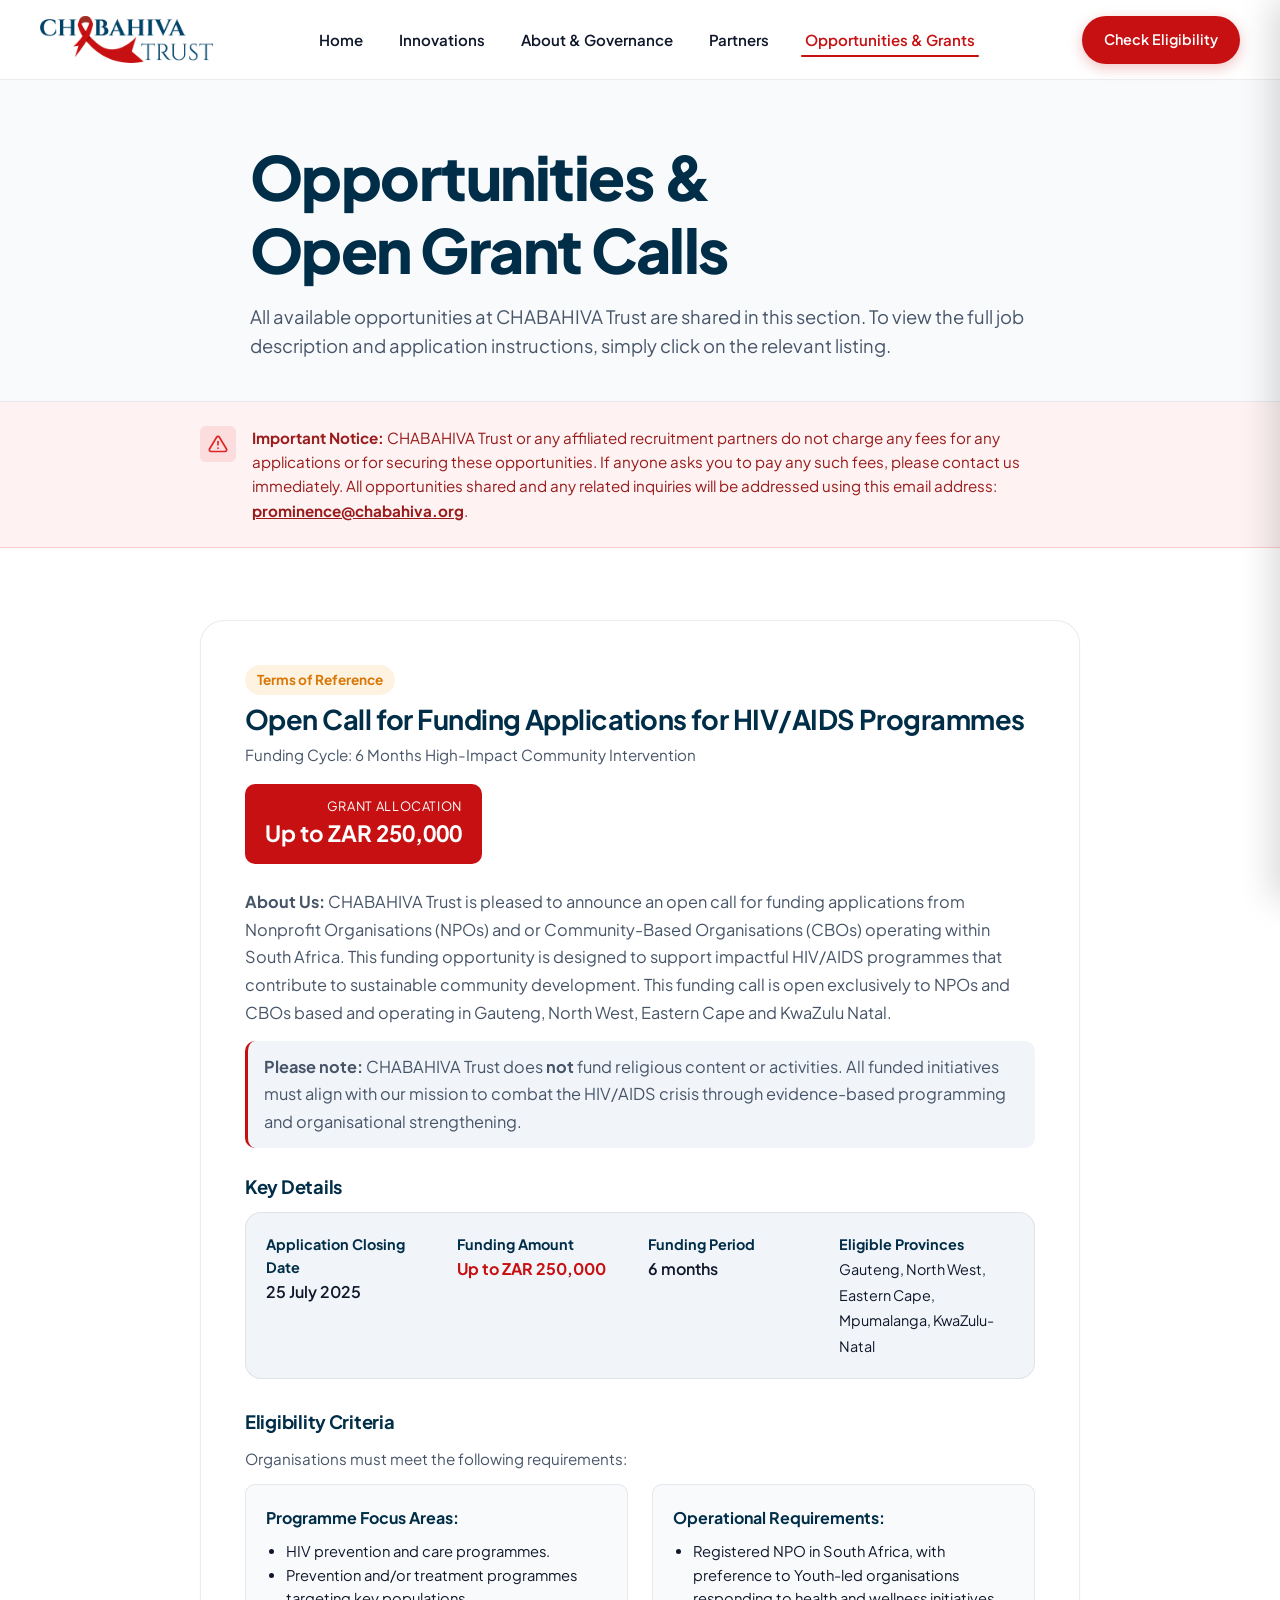
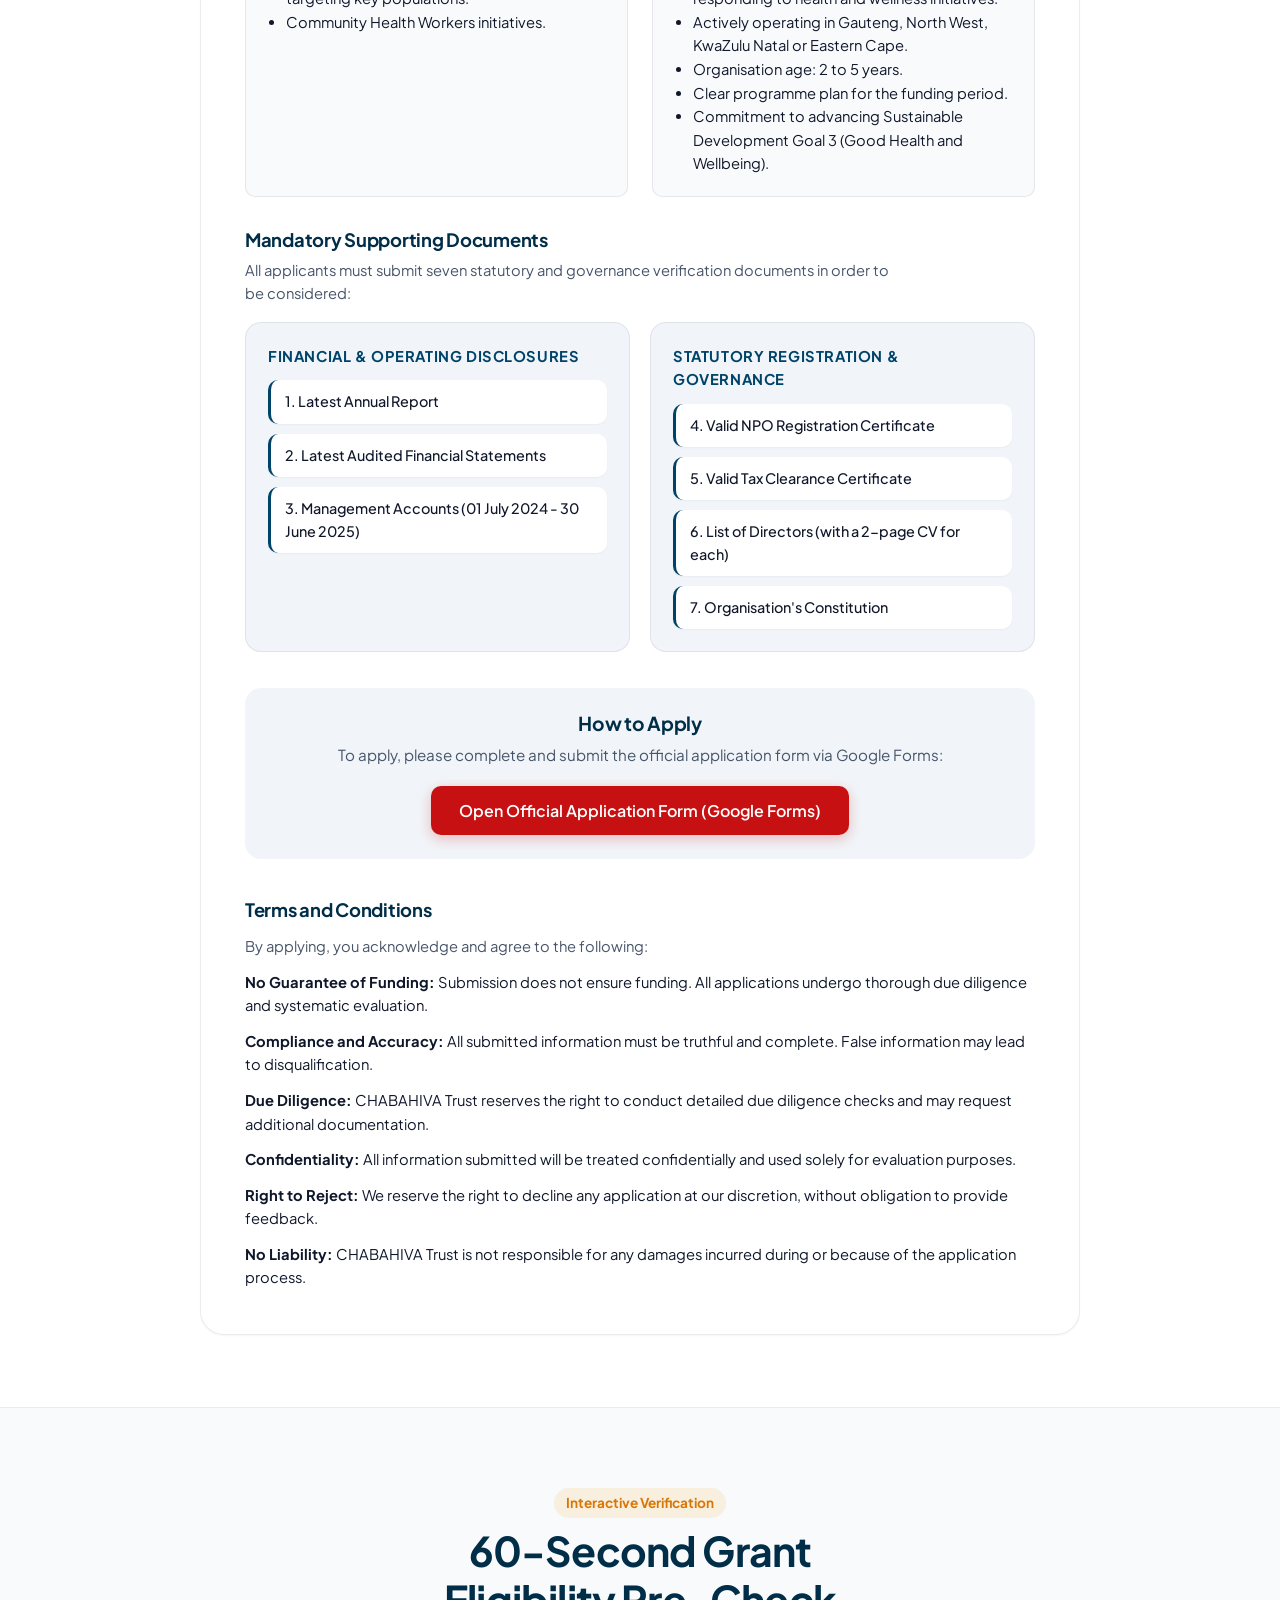
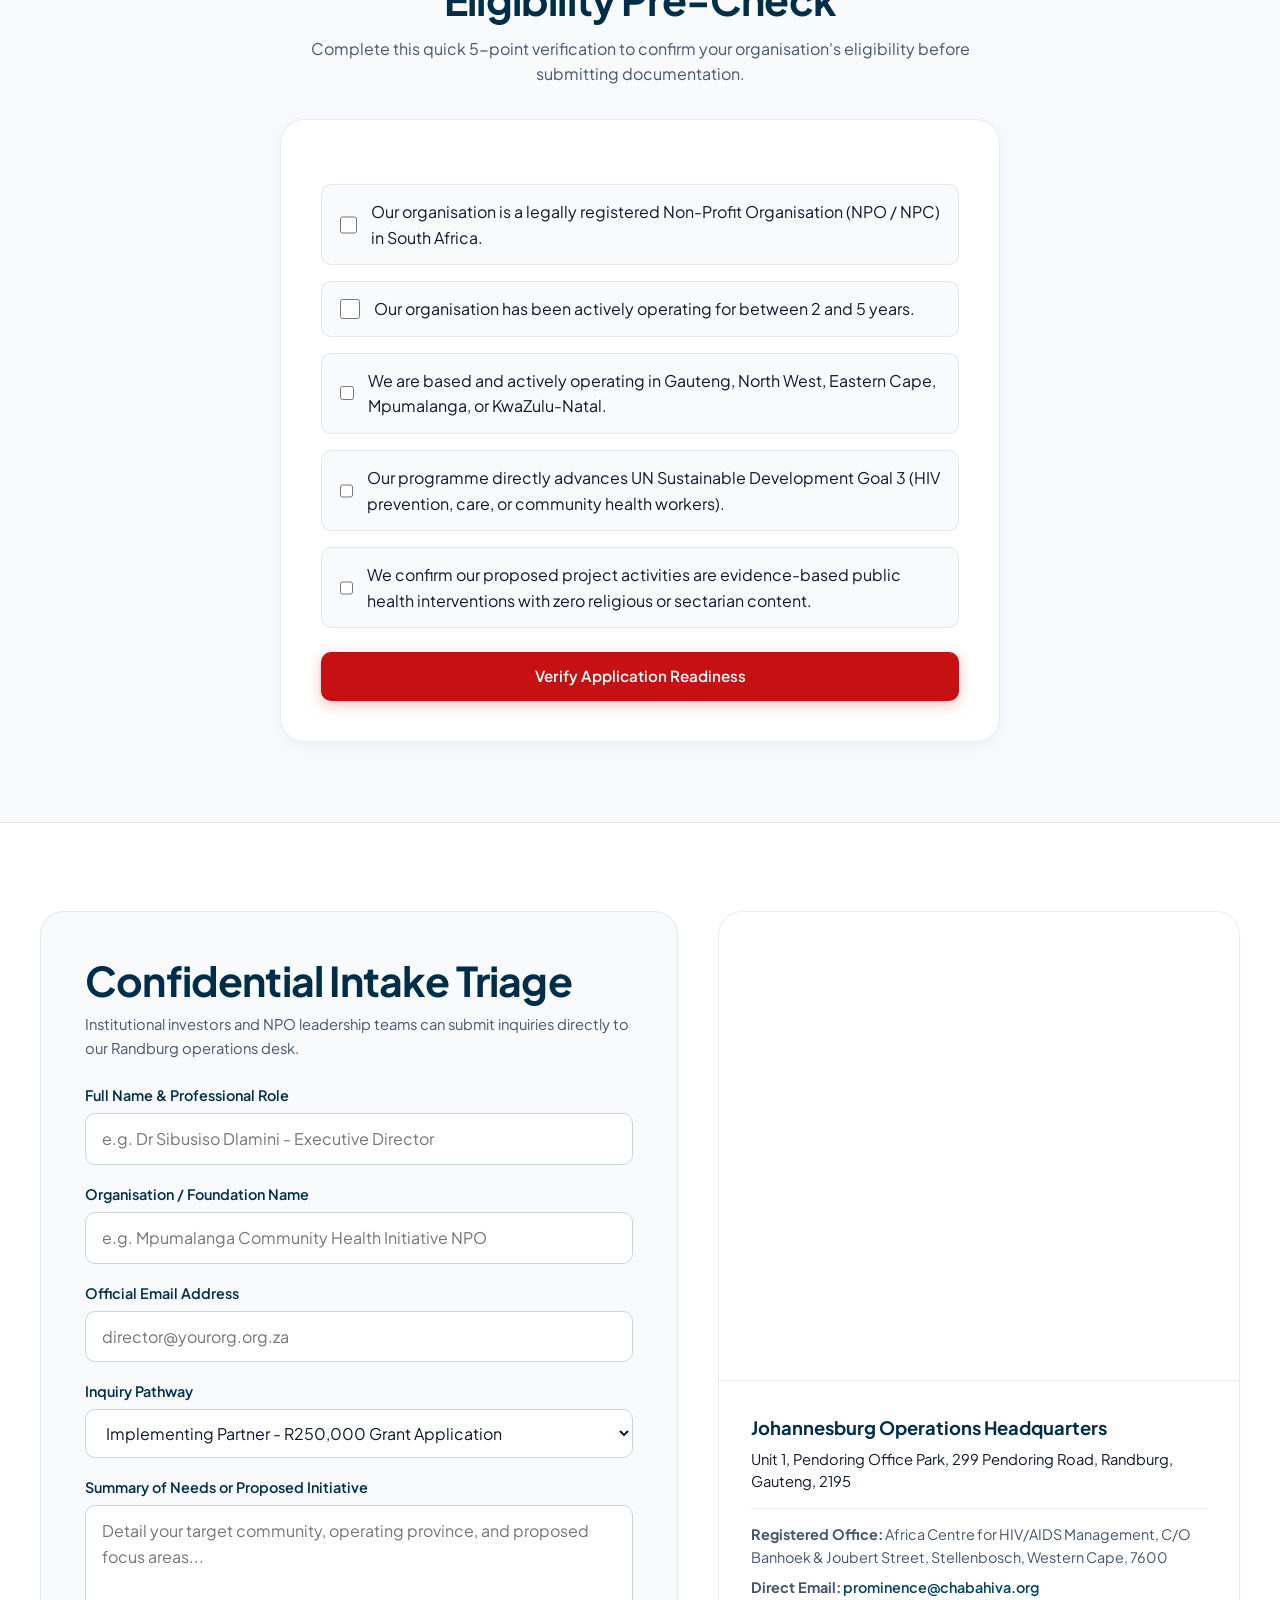
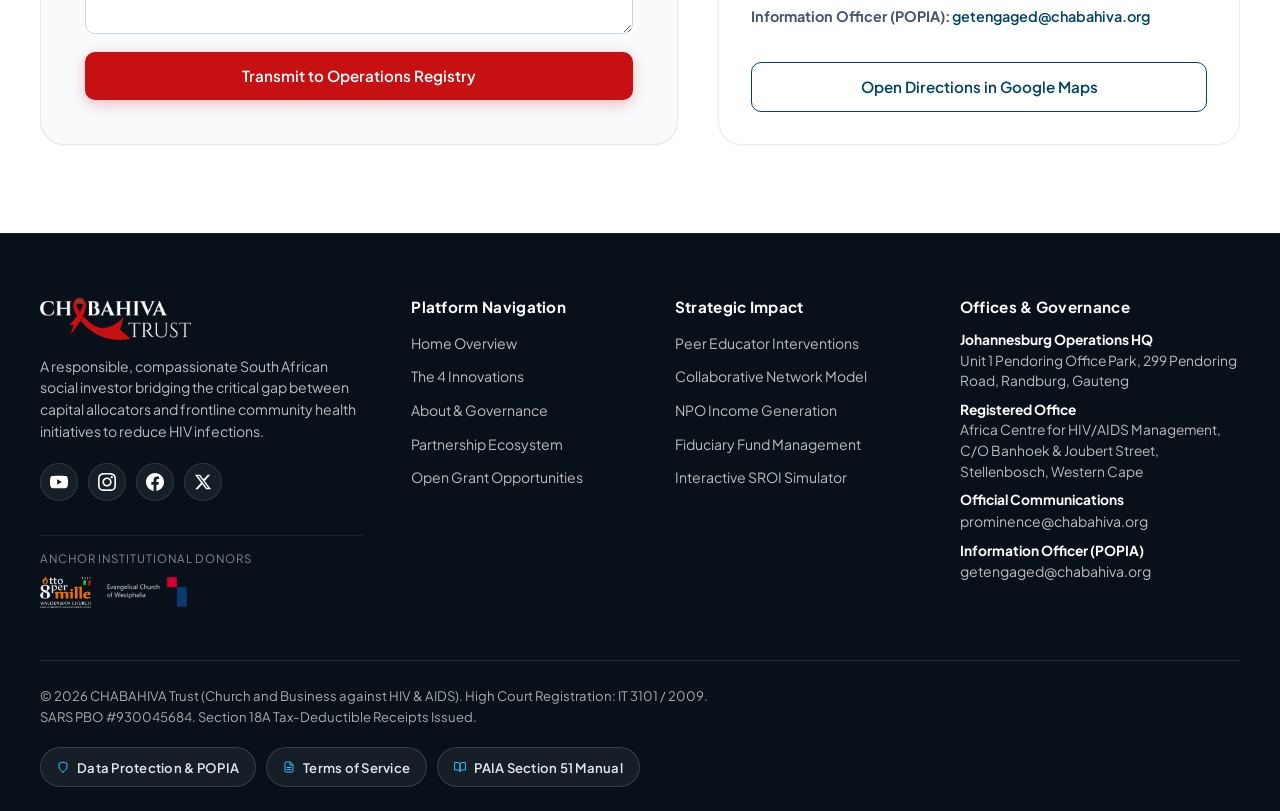
<file: opportunities.html>
<!DOCTYPE html>
<html lang="en">
<head>
  <meta charset="UTF-8">
  <meta name="viewport" content="width=device-width, initial-scale=1.0">
  <title>Opportunities & Open Grant Calls | CHABAHIVA Trust</title>
  <meta name="description" content="Open call for funding applications for HIV/AIDS programmes: grant details, eligibility criteria, mandatory documents, terms and conditions, and contact details for CHABAHIVA Trust.">
  <link rel="icon" type="image/png" href="assets/logos/favicon.png">
  <link rel="apple-touch-icon" href="assets/logos/apple-touch-icon.png">
  <link rel="stylesheet" href="css/style.css">
</head>
<body>
  <!-- Site Header (Strict 3-Zone Architecture) -->
  <header class="site-header">
    <div class="container nav-wrap">
      <!-- Zone 1: Official Logo -->
      <a href="index.html" class="nav-logo" aria-label="CHABAHIVA Trust Home">
        <img src="assets/logos/logo_header.png" alt="CHABAHIVA Trust" width="180" height="50">
      </a>

      <!-- Zone 2: Navigation Links -->
      <nav aria-label="Primary Navigation">
        <ul class="nav-links">
          <li><a href="index.html" class="nav-link">Home</a></li>
          <li><a href="innovations.html" class="nav-link">Innovations</a></li>
          <li><a href="about.html" class="nav-link">About & Governance</a></li>
          <li><a href="partners.html" class="nav-link">Partners</a></li>
          <li><a href="opportunities.html" class="nav-link active">Opportunities & Grants</a></li>
        </ul>
      </nav>

      <!-- Zone 3: CTA Cluster & Mobile Toggle -->
      <div class="nav-actions">
        <a href="#apply" class="btn btn-primary">Check Eligibility</a>
        <button class="mobile-toggle" id="mobileToggle" aria-label="Open Mobile Menu">
          <svg width="24" height="24" viewBox="0 0 24 24" fill="none" stroke="currentColor" stroke-width="2.2" stroke-linecap="round" stroke-linejoin="round">
            <line x1="3" y1="12" x2="21" y2="12"></line>
            <line x1="3" y1="6" x2="21" y2="6"></line>
            <line x1="3" y1="18" x2="21" y2="18"></line>
          </svg>
        </button>
      </div>
    </div>
  </header>

  <!-- Mobile Slide Drawer -->
  <div class="mobile-drawer-backdrop" id="drawerBackdrop"></div>
  <aside class="mobile-drawer" id="mobileDrawer" aria-label="Mobile Navigation">
    <div>
      <div class="drawer-header">
        <img src="assets/logos/logo_header.png" alt="CHABAHIVA Trust" style="height: 38px; width: auto;">
        <button id="closeDrawer" aria-label="Close Mobile Menu" style="padding: 8px; color: var(--color-primary-dark);">
          <svg width="24" height="24" viewBox="0 0 24 24" fill="none" stroke="currentColor" stroke-width="2.2" stroke-linecap="round" stroke-linejoin="round">
            <line x1="18" y1="6" x2="6" y2="18"></line>
            <line x1="6" y1="6" x2="18" y2="18"></line>
          </svg>
        </button>
      </div>
      <ul class="drawer-links">
        <li><a href="index.html" class="drawer-link">Home</a></li>
        <li><a href="innovations.html" class="drawer-link">Innovations</a></li>
        <li><a href="about.html" class="drawer-link">About & Governance</a></li>
        <li><a href="partners.html" class="drawer-link">Partners</a></li>
        <li><a href="opportunities.html" class="drawer-link active">Opportunities & Grants</a></li>
      </ul>
    </div>
    <div style="padding-top: 24px; border-top: 1px solid var(--border-light); display: flex; flex-direction: column; gap: 12px;">
      <a href="#apply" class="btn btn-primary" style="width: 100%;">Check Grant Eligibility</a>
      <p style="font-size: 0.8rem; color: var(--color-text-light); text-align: center;">Master of the High Court Reg: IT 3101 / 2009<br>SARS PBO: 930045684 (Section 18A)</p>
    </div>
  </aside>

  <!-- Header Section -->
  <section class="legal-page-header">
    <div class="container text-center" style="max-width: 860px; margin: 0 auto;">
      <h1 style="margin: 0 0 16px 0;">Opportunities & Open Grant Calls</h1>
      <p style="font-size: 1.15rem; color: var(--color-text-muted); margin: 0 auto; line-height: 1.6;">
        All available opportunities at CHABAHIVA Trust are shared in this section. To view the full job description and application instructions, simply click on the relevant listing.
      </p>
    </div>
  </section>

  <!-- Anti-Fraud Notice -->
  <section style="padding: 24px 0; background-color: #FEF2F2; border-bottom: 1px solid #FECACA;">
    <div class="container" style="max-width: 960px;">
      <div style="display: flex; align-items: flex-start; gap: 16px;">
        <span style="display: flex; align-items: center; justify-content: center; width: 36px; height: 36px; border-radius: var(--radius-sm); background-color: rgba(220, 38, 38, 0.1); flex-shrink: 0;">
          <svg width="20" height="20" viewBox="0 0 24 24" fill="none" stroke="#DC2626" stroke-width="2" stroke-linecap="round" stroke-linejoin="round">
            <path d="M10.29 3.86L1.82 18a2 2 0 0 0 1.71 3h16.94a2 2 0 0 0 1.71-3L13.71 3.86a2 2 0 0 0-3.42 0z"></path>
            <line x1="12" y1="9" x2="12" y2="13"></line>
            <line x1="12" y1="17" x2="12.01" y2="17"></line>
          </svg>
        </span>
        <div style="font-size: 0.95rem; color: #991B1B; line-height: 1.6;">
          <strong>Important Notice:</strong> CHABAHIVA Trust or any affiliated recruitment partners do not charge any fees for any applications or for securing these opportunities. If anyone asks you to pay any such fees, please contact us immediately. All opportunities shared and any related inquiries will be addressed using this email address: <a href="mailto:prominence@chabahiva.org" style="color: #991B1B; font-weight: 700; text-decoration: underline;">prominence@chabahiva.org</a>.
        </div>
      </div>
    </div>
  </section>

  <!-- Open Call Specifications (Verbatim Terms of Reference) -->
  <section style="padding: 72px 0; background-color: var(--color-canvas-light); border-bottom: 1px solid var(--border-light);">
    <div class="container" style="max-width: 960px;">
      <div style="background-color: #FFFFFF; border: 1.5px solid var(--border-light); border-radius: var(--radius-xl); padding: clamp(28px, 4vw, 44px); box-shadow: var(--shadow-sm);">
        <div style="display: flex; justify-content: space-between; align-items: flex-start; flex-wrap: wrap; gap: 16px;">
          <div>
            <span class="giraffe-meta-tag">Terms of Reference</span>
            <h2 style="margin: 8px 0; font-size: 1.7rem; color: var(--color-primary-dark);">Open Call for Funding Applications for HIV/AIDS Programmes</h2>
            <p style="color: var(--color-text-muted); font-size: 0.95rem;">Funding Cycle: 6 Months High-Impact Community Intervention</p>
          </div>
          <div style="background-color: var(--color-accent); color: #FFFFFF; padding: 12px 20px; border-radius: var(--radius-md); text-align: right;">
            <span style="font-size: 0.8rem; text-transform: uppercase; letter-spacing: 0.05em; display: block;">Grant Allocation</span>
            <strong style="font-size: 1.4rem; font-feature-settings: 'tnum';">Up to ZAR 250,000</strong>
          </div>
        </div>

        <div style="margin: 24px 0; font-size: 1.02rem; line-height: 1.7; color: var(--color-text-main);">
          <p style="margin-bottom: 14px;">
            <strong>About Us:</strong> CHABAHIVA Trust is pleased to announce an open call for funding applications from Nonprofit Organisations (NPOs) and or Community-Based Organisations (CBOs) operating within South Africa. This funding opportunity is designed to support impactful HIV/AIDS programmes that contribute to sustainable community development. This funding call is open exclusively to NPOs and CBOs based and operating in Gauteng, North West, Eastern Cape and KwaZulu Natal.
          </p>
          <p style="padding: 12px 16px; background-color: var(--color-canvas-slate); border-radius: var(--radius-md); border-left: 3px solid var(--color-accent);">
            <strong>Please note:</strong> CHABAHIVA Trust does <strong>not</strong> fund religious content or activities. All funded initiatives must align with our mission to combat the HIV/AIDS crisis through evidence-based programming and organisational strengthening.
          </p>
        </div>

        <!-- Key Details Grid (4 Columns, Zero Whitespace) -->
        <h3 style="font-size: 1.15rem; color: var(--color-primary-dark); margin-top: 28px; margin-bottom: 14px;">Key Details</h3>
        <div class="key-details-grid">
          <div>
            <strong style="color: var(--color-primary-dark); display: block; font-size: 0.9rem;">Application Closing Date</strong>
            <span style="font-size: 1rem; color: var(--color-text-main); font-weight: 600;">25 July 2025</span>
          </div>
          <div>
            <strong style="color: var(--color-primary-dark); display: block; font-size: 0.9rem;">Funding Amount</strong>
            <span style="font-size: 1rem; color: var(--color-accent); font-weight: 700;">Up to ZAR 250,000</span>
          </div>
          <div>
            <strong style="color: var(--color-primary-dark); display: block; font-size: 0.9rem;">Funding Period</strong>
            <span style="font-size: 1rem; color: var(--color-text-main); font-weight: 600;">6 months</span>
          </div>
          <div>
            <strong style="color: var(--color-primary-dark); display: block; font-size: 0.9rem;">Eligible Provinces</strong>
            <span style="font-size: 0.9rem; color: var(--color-text-main);">Gauteng, North West, Eastern Cape, Mpumalanga, KwaZulu-Natal</span>
          </div>
        </div>

        <!-- Eligibility Criteria (2 Symmetrical Columns) -->
        <h3 style="font-size: 1.15rem; color: var(--color-primary-dark); margin-top: 32px; margin-bottom: 14px;">Eligibility Criteria</h3>
        <p style="font-size: 0.95rem; color: var(--color-text-muted); margin-bottom: 12px;">Organisations must meet the following requirements:</p>
        
        <div class="eligibility-grid">
          <!-- Focus Areas -->
          <div style="background-color: var(--color-canvas-subtle); padding: 20px; border-radius: var(--radius-md); border: 1px solid var(--border-light);">
            <strong style="color: var(--color-primary-dark); font-size: 1rem; display: block; margin-bottom: 10px;">Programme Focus Areas:</strong>
            <ul style="padding-left: 20px; font-size: 0.92rem; line-height: 1.6; color: var(--color-text-main);">
              <li>HIV prevention and care programmes.</li>
              <li>Prevention and/or treatment programmes targeting key populations.</li>
              <li>Community Health Workers initiatives.</li>
            </ul>
          </div>

          <!-- Operational Requirements -->
          <div style="background-color: var(--color-canvas-subtle); padding: 20px; border-radius: var(--radius-md); border: 1px solid var(--border-light);">
            <strong style="color: var(--color-primary-dark); font-size: 1rem; display: block; margin-bottom: 10px;">Operational Requirements:</strong>
            <ul style="padding-left: 20px; font-size: 0.92rem; line-height: 1.6; color: var(--color-text-main);">
              <li>Registered NPO in South Africa, with preference to Youth-led organisations responding to health and wellness initiatives.</li>
              <li>Actively operating in Gauteng, North West, KwaZulu Natal or Eastern Cape.</li>
              <li>Organisation age: 2 to 5 years.</li>
              <li>Clear programme plan for the funding period.</li>
              <li>Commitment to advancing Sustainable Development Goal 3 (Good Health and Wellbeing).</li>
            </ul>
          </div>
        </div>

        <!-- Mandatory Supporting Documents (Balanced 2-Column Fiduciary Cluster) -->
        <h3 style="font-size: 1.15rem; color: var(--color-primary-dark); margin-top: 32px; margin-bottom: 8px;">Mandatory Supporting Documents</h3>
        <p style="font-size: 0.92rem; color: var(--color-text-muted); margin-bottom: 16px;">
          All applicants must submit seven statutory and governance verification documents in order to be considered:
        </p>
        <div class="fiduciary-doc-grid">
          <!-- Category 1: Financial & Operating Disclosures (3 items) -->
          <div style="background-color: var(--color-canvas-slate); padding: 22px; border-radius: var(--radius-lg); border: 1.5px solid var(--border-light);">
            <strong style="color: var(--color-primary); font-size: 0.92rem; display: block; margin-bottom: 12px; text-transform: uppercase; letter-spacing: 0.04em;">Financial & Operating Disclosures</strong>
            <ul style="list-style: none; padding: 0; margin: 0; display: flex; flex-direction: column; gap: 10px;">
              <li style="padding: 10px 14px; background-color: #FFFFFF; border-radius: var(--radius-md); border-left: 3px solid var(--color-primary); font-size: 0.9rem; color: var(--color-text-main); font-weight: 500; box-shadow: var(--shadow-sm);">
                1. Latest Annual Report
              </li>
              <li style="padding: 10px 14px; background-color: #FFFFFF; border-radius: var(--radius-md); border-left: 3px solid var(--color-primary); font-size: 0.9rem; color: var(--color-text-main); font-weight: 500; box-shadow: var(--shadow-sm);">
                2. Latest Audited Financial Statements
              </li>
              <li style="padding: 10px 14px; background-color: #FFFFFF; border-radius: var(--radius-md); border-left: 3px solid var(--color-primary); font-size: 0.9rem; color: var(--color-text-main); font-weight: 500; box-shadow: var(--shadow-sm);">
                3. Management Accounts (01 July 2024 - 30 June 2025)
              </li>
            </ul>
          </div>

          <!-- Category 2: Statutory Registration & Governance (4 items) -->
          <div style="background-color: var(--color-canvas-slate); padding: 22px; border-radius: var(--radius-lg); border: 1.5px solid var(--border-light);">
            <strong style="color: var(--color-primary); font-size: 0.92rem; display: block; margin-bottom: 12px; text-transform: uppercase; letter-spacing: 0.04em;">Statutory Registration & Governance</strong>
            <ul style="list-style: none; padding: 0; margin: 0; display: flex; flex-direction: column; gap: 10px;">
              <li style="padding: 10px 14px; background-color: #FFFFFF; border-radius: var(--radius-md); border-left: 3px solid var(--color-primary); font-size: 0.9rem; color: var(--color-text-main); font-weight: 500; box-shadow: var(--shadow-sm);">
                4. Valid NPO Registration Certificate
              </li>
              <li style="padding: 10px 14px; background-color: #FFFFFF; border-radius: var(--radius-md); border-left: 3px solid var(--color-primary); font-size: 0.9rem; color: var(--color-text-main); font-weight: 500; box-shadow: var(--shadow-sm);">
                5. Valid Tax Clearance Certificate
              </li>
              <li style="padding: 10px 14px; background-color: #FFFFFF; border-radius: var(--radius-md); border-left: 3px solid var(--color-primary); font-size: 0.9rem; color: var(--color-text-main); font-weight: 500; box-shadow: var(--shadow-sm);">
                6. List of Directors (with a 2-page CV for each)
              </li>
              <li style="padding: 10px 14px; background-color: #FFFFFF; border-radius: var(--radius-md); border-left: 3px solid var(--color-primary); font-size: 0.9rem; color: var(--color-text-main); font-weight: 500; box-shadow: var(--shadow-sm);">
                7. Organisation's Constitution
              </li>
            </ul>
          </div>
        </div>

        <!-- How to Apply Button -->
        <div style="margin-top: 36px; padding: 24px; background-color: var(--color-canvas-slate); border-radius: var(--radius-lg); text-align: center;">
          <h3 style="font-size: 1.2rem; color: var(--color-primary-dark); margin-bottom: 8px;">How to Apply</h3>
          <p style="font-size: 0.95rem; color: var(--color-text-muted); margin-bottom: 18px;">
            To apply, please complete and submit the official application form via Google Forms:
          </p>
          <a href="https://forms.gle/q9wFeshT3g9wrueJ9" target="_blank" rel="noopener noreferrer" class="btn btn-primary" style="font-size: 1rem; padding: 12px 28px;">
            Open Official Application Form (Google Forms)
          </a>
        </div>

        <!-- Terms and Conditions (Verbatim) -->
        <h3 style="font-size: 1.15rem; color: var(--color-primary-dark); margin-top: 40px; margin-bottom: 14px;">Terms and Conditions</h3>
        <p style="font-size: 0.92rem; color: var(--color-text-muted); margin-bottom: 12px;">By applying, you acknowledge and agree to the following:</p>
        <div style="display: flex; flex-direction: column; gap: 12px; font-size: 0.92rem; line-height: 1.6; color: var(--color-text-main);">
          <div>
            <strong>No Guarantee of Funding:</strong> Submission does not ensure funding. All applications undergo thorough due diligence and systematic evaluation.
          </div>
          <div>
            <strong>Compliance and Accuracy:</strong> All submitted information must be truthful and complete. False information may lead to disqualification.
          </div>
          <div>
            <strong>Due Diligence:</strong> CHABAHIVA Trust reserves the right to conduct detailed due diligence checks and may request additional documentation.
          </div>
          <div>
            <strong>Confidentiality:</strong> All information submitted will be treated confidentially and used solely for evaluation purposes.
          </div>
          <div>
            <strong>Right to Reject:</strong> We reserve the right to decline any application at our discretion, without obligation to provide feedback.
          </div>
          <div>
            <strong>No Liability:</strong> CHABAHIVA Trust is not responsible for any damages incurred during or because of the application process.
          </div>
        </div>

      </div>
    </div>
  </section>

  <!-- 60-Second Eligibility Checker Tool -->
  <section id="apply" style="padding: 80px 0; background-color: var(--color-canvas-subtle); border-bottom: 1px solid var(--border-light);">
    <div class="container" style="max-width: 800px;">
      <div class="section-head text-center" style="margin-bottom: 32px;">
        <span class="giraffe-meta-tag">Interactive Verification</span>
        <h2 style="margin-top: 8px;">60-Second Grant Eligibility Pre-Check</h2>
        <p>Complete this quick 5-point verification to confirm your organisation's eligibility before submitting documentation.</p>
      </div>

      <div class="checker-card">
        <div class="checker-question-stack">
          <label class="checker-option">
            <input type="checkbox" id="checkNPO">
            <span>Our organisation is a legally registered Non-Profit Organisation (NPO / NPC) in South Africa.</span>
          </label>
          <label class="checker-option">
            <input type="checkbox" id="checkAge">
            <span>Our organisation has been actively operating for between 2 and 5 years.</span>
          </label>
          <label class="checker-option">
            <input type="checkbox" id="checkProvince">
            <span>We are based and actively operating in Gauteng, North West, Eastern Cape, Mpumalanga, or KwaZulu-Natal.</span>
          </label>
          <label class="checker-option">
            <input type="checkbox" id="checkSDG">
            <span>Our programme directly advances UN Sustainable Development Goal 3 (HIV prevention, care, or community health workers).</span>
          </label>
          <label class="checker-option">
            <input type="checkbox" id="checkReligious">
            <span>We confirm our proposed project activities are evidence-based public health interventions with zero religious or sectarian content.</span>
          </label>
        </div>

        <button id="runEligibilityCheck" class="btn btn-primary" style="width: 100%;">Verify Application Readiness</button>

        <!-- Dynamic Results -->
        <div id="eligibleResult" class="checker-result-box">
          <strong style="display: block; font-size: 1.1rem; margin-bottom: 6px;">Pre-Qualification Confirmed!</strong>
          Your organisation meets the preliminary criteria for the R250,000 funding call. Please prepare your latest Audited Financials, Valid Tax Clearance Certificate, NPO Certificate, and Board CVs, then complete the confidential triage intake form below or submit via the official Google Application portal.
        </div>

        <div id="ineligibleResult" class="checker-result-box">
          <strong style="display: block; font-size: 1.1rem; margin-bottom: 6px;">Notice: Criteria Incomplete</strong>
          Please ensure all five mandatory conditions are checked. The CHABAHIVA Trust mandate strictly requires registered South African NPO status, 2-5 years operating track record, target provincial operation, SDG 3 public health alignment, and strictly non-religious programming.
        </div>
      </div>
    </div>
  </section>

  <!-- Intake Triage & Physical Location -->
  <section id="contact" style="padding: 88px 0; background-color: var(--color-canvas-light);">
    <div class="container">
      <div class="contact-grid">
        
        <!-- Confidential Triage Form -->
        <div class="contact-form-card">
          <h2>Confidential Intake Triage</h2>
          <p style="margin: 8px 0 24px 0; font-size: 0.92rem; color: var(--color-text-muted);">
            Institutional investors and NPO leadership teams can submit inquiries directly to our Randburg operations desk.
          </p>

          <form id="triageForm" class="triage-form">
            <div class="form-group">
              <label for="contactName">Full Name & Professional Role</label>
              <input type="text" id="contactName" class="form-input" placeholder="e.g. Dr Sibusiso Dlamini - Executive Director" required>
            </div>
            <div class="form-group">
              <label for="orgName">Organisation / Foundation Name</label>
              <input type="text" id="orgName" class="form-input" placeholder="e.g. Mpumalanga Community Health Initiative NPO" required>
            </div>
            <div class="form-group">
              <label for="contactEmail">Official Email Address</label>
              <input type="email" id="contactEmail" class="form-input" placeholder="director@yourorg.org.za" required>
            </div>
            <div class="form-group">
              <label for="orgType">Inquiry Pathway</label>
              <select id="orgType" class="form-input" required>
                <option value="">Select your inquiry pathway</option>
                <option value="grant" selected>Implementing Partner - R250,000 Grant Application</option>
                <option value="investor">Corporate CSI / Social Investment Mandate</option>
                <option value="government">Government & District Health Partnership</option>
                <option value="general">General Administrative or Governance Inquiry</option>
              </select>
            </div>
            <div class="form-group">
              <label for="messageText">Summary of Needs or Proposed Initiative</label>
              <textarea id="messageText" class="form-input" rows="4" placeholder="Detail your target community, operating province, and proposed focus areas..." required></textarea>
            </div>
            <button type="submit" class="btn btn-primary" style="width: 100%;">Transmit to Operations Registry</button>
            <p id="triageSuccess" style="display: none; margin-top: 14px; font-size: 0.88rem; color: #059669; font-weight: 600; text-align: center;">
              Inquiry dispatched successfully. Our Randburg operations desk will respond within 2 business days.
            </p>
          </form>
        </div>

        <!-- Real Responsive Google Map Embed -->
        <div class="map-embed-wrapper">
          <div class="map-embed-card">
            <iframe
              title="CHABAHIVA Trust Operations Headquarters Google Map"
              src="https://maps.google.com/maps?q=Unit+1+Pendoring+Office+Park+299+Pendoring+Road+Randburg+Johannesburg&t=&z=15&ie=UTF8&iwloc=&output=embed"
              allowfullscreen=""
              loading="lazy"
              referrerpolicy="no-referrer-when-downgrade">
            </iframe>
            <div class="map-card-body">
              <div>
                <strong style="color: var(--color-primary-dark); font-size: 1.15rem; display: block;">Johannesburg Operations Headquarters</strong>
                <p style="font-size: 0.92rem; margin: 6px 0 16px 0; color: var(--color-text-main); line-height: 1.5;">Unit 1, Pendoring Office Park, 299 Pendoring Road, Randburg, Gauteng, 2195</p>
                
                <div style="padding-top: 14px; border-top: 1px solid var(--border-light); font-size: 0.9rem; color: var(--color-text-muted); line-height: 1.6;">
                  <p style="margin-bottom: 6px;"><strong>Registered Office:</strong> Africa Centre for HIV/AIDS Management, C/O Banhoek & Joubert Street, Stellenbosch, Western Cape, 7600</p>
                  <p style="margin-bottom: 6px;"><strong>Direct Email:</strong> <a href="mailto:prominence@chabahiva.org" style="color: var(--color-primary); font-weight: 600;">prominence@chabahiva.org</a></p>
                  <p><strong>Information Officer (POPIA):</strong> <a href="mailto:getengaged@chabahiva.org" style="color: var(--color-primary); font-weight: 600;">getengaged@chabahiva.org</a></p>
                </div>
              </div>

              <a href="https://maps.google.com/?q=Unit+1+Pendoring+Office+Park+299+Pendoring+Road+Randburg" target="_blank" rel="noopener noreferrer" class="btn btn-outline" style="width: 100%; margin-top: 18px;">Open Directions in Google Maps</a>
            </div>
          </div>
        </div>

      </div>
    </div>
  </section>

  <!-- Site Footer (Dark Obsidian Protocol) -->
  <footer class="site-footer">
    <div class="container">
      <div class="footer-grid">
        <!-- Col 1: Brand & Social Hub -->
        <div class="footer-brand">
          <a href="index.html" class="footer-logo">
            <img src="assets/logos/logo_footer.png" alt="CHABAHIVA Trust" width="170" height="42">
          </a>
          <p class="footer-bio">
            A responsible, compassionate South African social investor bridging the critical gap between capital allocators and frontline community health initiatives to reduce HIV infections.
          </p>
          <div class="footer-social-cluster">
            <a href="https://www.youtube.com/@chabahivatrust8559" target="_blank" rel="noopener noreferrer" class="footer-social-btn" aria-label="YouTube Channel">
              <svg viewBox="0 0 24 24"><path d="M23.498 6.186a3.016 3.016 0 0 0-2.122-2.136C19.505 3.545 12 3.545 12 3.545s-7.505 0-9.377.505A3.017 3.017 0 0 0 .502 6.186C0 8.07 0 12 0 12s0 3.93.502 5.814a3.016 3.016 0 0 0 2.122 2.136c1.871.505 9.376.505 9.376.505s7.505 0 9.377-.505a3.015 3.015 0 0 0 2.122-2.136C24 15.93 24 12 24 12s0-3.93-.502-5.814zM9.545 15.568V8.432L15.818 12l-6.273 3.568z"/></svg>
            </a>
            <a href="https://www.instagram.com/therealctgiraffe/" target="_blank" rel="noopener noreferrer" class="footer-social-btn" aria-label="Instagram CT Giraffe">
              <svg viewBox="0 0 24 24"><path d="M12 2.163c3.204 0 3.584.012 4.85.07 3.252.148 4.771 1.691 4.919 4.919.058 1.265.069 1.645.069 4.849 0 3.205-.012 3.584-.069 4.849-.149 3.225-1.664 4.771-4.919 4.919-1.266.058-1.644.07-4.85.07-3.204 0-3.584-.012-4.849-.07-3.26-.149-4.771-1.699-4.919-4.92-.058-1.265-.07-1.644-.07-4.849 0-3.204.013-3.583.07-4.849.149-3.227 1.664-4.771 4.919-4.919 1.266-.057 1.645-.069 4.849-.069zm0-2.163c-3.259 0-3.667.014-4.947.072-4.358.2-6.78 2.618-6.98 6.98-.059 1.281-.073 1.689-.073 4.948 0 3.259.014 3.668.072 4.948.2 4.358 2.618 6.78 6.98 6.98 1.281.058 1.689.072 4.948.072 3.259 0 3.668-.014 4.948-.072 4.354-.2 6.782-2.618 6.979-6.98.059-1.28.073-1.689.073-4.948 0-3.259-.014-3.667-.072-4.947-.196-4.354-2.617-6.78-6.979-6.98-1.281-.059-1.69-.073-4.949-.073zm0 5.838c-3.403 0-6.162 2.759-6.162 6.162s2.759 6.163 6.162 6.163 6.162-2.759 6.162-6.163c0-3.403-2.759-6.162-6.162-6.162zm0 10.162c-2.209 0-4-1.79-4-4 0-2.209 1.791-4 4-4s4 1.791 4 4c0 2.21-1.791 4-4 4zm6.406-11.845c-.796 0-1.441.645-1.441 1.44s.645 1.44 1.441 1.44c.795 0 1.439-.645 1.439-1.44s-.644-1.44-1.439-1.44z"/></svg>
            </a>
            <a href="https://www.facebook.com/chabahivatrust" target="_blank" rel="noopener noreferrer" class="footer-social-btn" aria-label="Facebook Page">
              <svg viewBox="0 0 24 24"><path d="M24 12.073c0-6.627-5.373-12-12-12s-12 5.373-12 12c0 5.99 4.388 10.954 10.125 11.854v-8.385H7.078v-3.47h3.047V9.43c0-3.007 1.792-4.669 4.533-4.669 1.312 0 2.686.235 2.686.235v2.953H15.83c-1.491 0-1.956.925-1.956 1.874v2.25h3.328l-.532 3.47h-2.796v8.385C19.612 23.027 24 18.062 24 12.073z"/></svg>
            </a>
            <a href="https://x.com/chabahiva_trust" target="_blank" rel="noopener noreferrer" class="footer-social-btn" aria-label="X (Twitter)">
              <svg viewBox="0 0 24 24"><path d="M18.244 2.25h3.308l-7.227 8.26 8.502 11.24H16.17l-5.214-6.817L4.99 21.75H1.68l7.73-8.835L1.254 2.25H8.08l4.713 6.231zm-1.161 17.52h1.833L7.084 4.126H5.117z"/></svg>
            </a>
          </div>
          <div class="footer-donor-strip">
            <span>Anchor Institutional Donors</span>
            <div class="footer-donor-logos">
              <img src="assets/logos/donor_otto_per_mille_white.png" alt="Supported by Otto per Mille of the Waldensian Church" width="140" height="35" style="height: 32px; width: auto; object-fit: contain;">
              <img src="assets/logos/donor_evangelical_church_westphalia_white.png" alt="Evangelical Church of Westphalia" width="140" height="35" style="height: 30px; width: auto; object-fit: contain;">
            </div>
          </div>
        </div>

        <!-- Col 2: Navigation -->
        <div class="footer-col">
          <h4>Platform Navigation</h4>
          <ul class="footer-links">
            <li><a href="index.html" class="footer-link">Home Overview</a></li>
            <li><a href="innovations.html" class="footer-link">The 4 Innovations</a></li>
            <li><a href="about.html" class="footer-link">About & Governance</a></li>
            <li><a href="partners.html" class="footer-link">Partnership Ecosystem</a></li>
            <li><a href="opportunities.html" class="footer-link">Open Grant Opportunities</a></li>
          </ul>
        </div>

        <!-- Col 3: Programs & Interventions -->
        <div class="footer-col">
          <h4>Strategic Impact</h4>
          <ul class="footer-links">
            <li><a href="innovations.html" class="footer-link">Peer Educator Interventions</a></li>
            <li><a href="innovations.html" class="footer-link">Collaborative Network Model</a></li>
            <li><a href="innovations.html" class="footer-link">NPO Income Generation</a></li>
            <li><a href="innovations.html" class="footer-link">Fiduciary Fund Management</a></li>
            <li><a href="innovations.html#simulator" class="footer-link">Interactive SROI Simulator</a></li>
          </ul>
        </div>

        <!-- Col 4: Contact & Statutory Details -->
        <div class="footer-col">
          <h4>Offices & Governance</h4>
          <div class="footer-contact-item">
            <strong>Johannesburg Operations HQ</strong>
            Unit 1 Pendoring Office Park, 299 Pendoring Road, Randburg, Gauteng
          </div>
          <div class="footer-contact-item">
            <strong>Registered Office</strong>
            Africa Centre for HIV/AIDS Management, C/O Banhoek & Joubert Street, Stellenbosch, Western Cape
          </div>
          <div class="footer-contact-item">
            <strong>Official Communications</strong>
            <a href="mailto:prominence@chabahiva.org" class="footer-link">prominence@chabahiva.org</a>
          </div>
          <div class="footer-contact-item">
            <strong>Information Officer (POPIA)</strong>
            <a href="mailto:getengaged@chabahiva.org" class="footer-link">getengaged@chabahiva.org</a>
          </div>
        </div>
      </div>

      <div class="footer-bottom">
        <div class="footer-legal-copy">
          &copy; 2026 CHABAHIVA Trust (Church and Business against HIV &amp; AIDS). High Court Registration: IT 3101 / 2009. SARS PBO #930045684. Section 18A Tax-Deductible Receipts Issued.
        </div>
        <div class="footer-legal-links">
          <a href="privacy-policy.html" class="footer-legal-chip">
            <svg width="12" height="12" viewBox="0 0 24 24" fill="none" stroke="currentColor" stroke-width="2" stroke-linecap="round" stroke-linejoin="round" aria-hidden="true"><path d="M12 22s8-4 8-10V5l-8-3-8 3v7c0 6 8 10 8 10z"></path></svg>
            <span>Data Protection &amp; POPIA</span>
          </a>
          <a href="terms-of-service.html" class="footer-legal-chip">
            <svg width="12" height="12" viewBox="0 0 24 24" fill="none" stroke="currentColor" stroke-width="2" stroke-linecap="round" stroke-linejoin="round" aria-hidden="true"><path d="M14 2H6a2 2 0 0 0-2 2v16a2 2 0 0 0 2 2h12a2 2 0 0 0 2-2V8z"></path><polyline points="14 2 14 8 20 8"></polyline><line x1="16" y1="13" x2="8" y2="13"></line><line x1="16" y1="17" x2="8" y2="17"></line></svg>
            <span>Terms of Service</span>
          </a>
          <a href="paia-manual.html" class="footer-legal-chip">
            <svg width="12" height="12" viewBox="0 0 24 24" fill="none" stroke="currentColor" stroke-width="2" stroke-linecap="round" stroke-linejoin="round" aria-hidden="true"><path d="M2 3h6a4 4 0 0 1 4 4v14a3 3 0 0 0-3-3H2z"></path><path d="M22 3h-6a4 4 0 0 0-4 4v14a3 3 0 0 1 3-3h7z"></path></svg>
            <span>PAIA Section 51 Manual</span>
          </a>
        </div>
      </div>
    </div>
  </footer>

  <script src="js/main.js"></script>
</body>
</html>
</file>
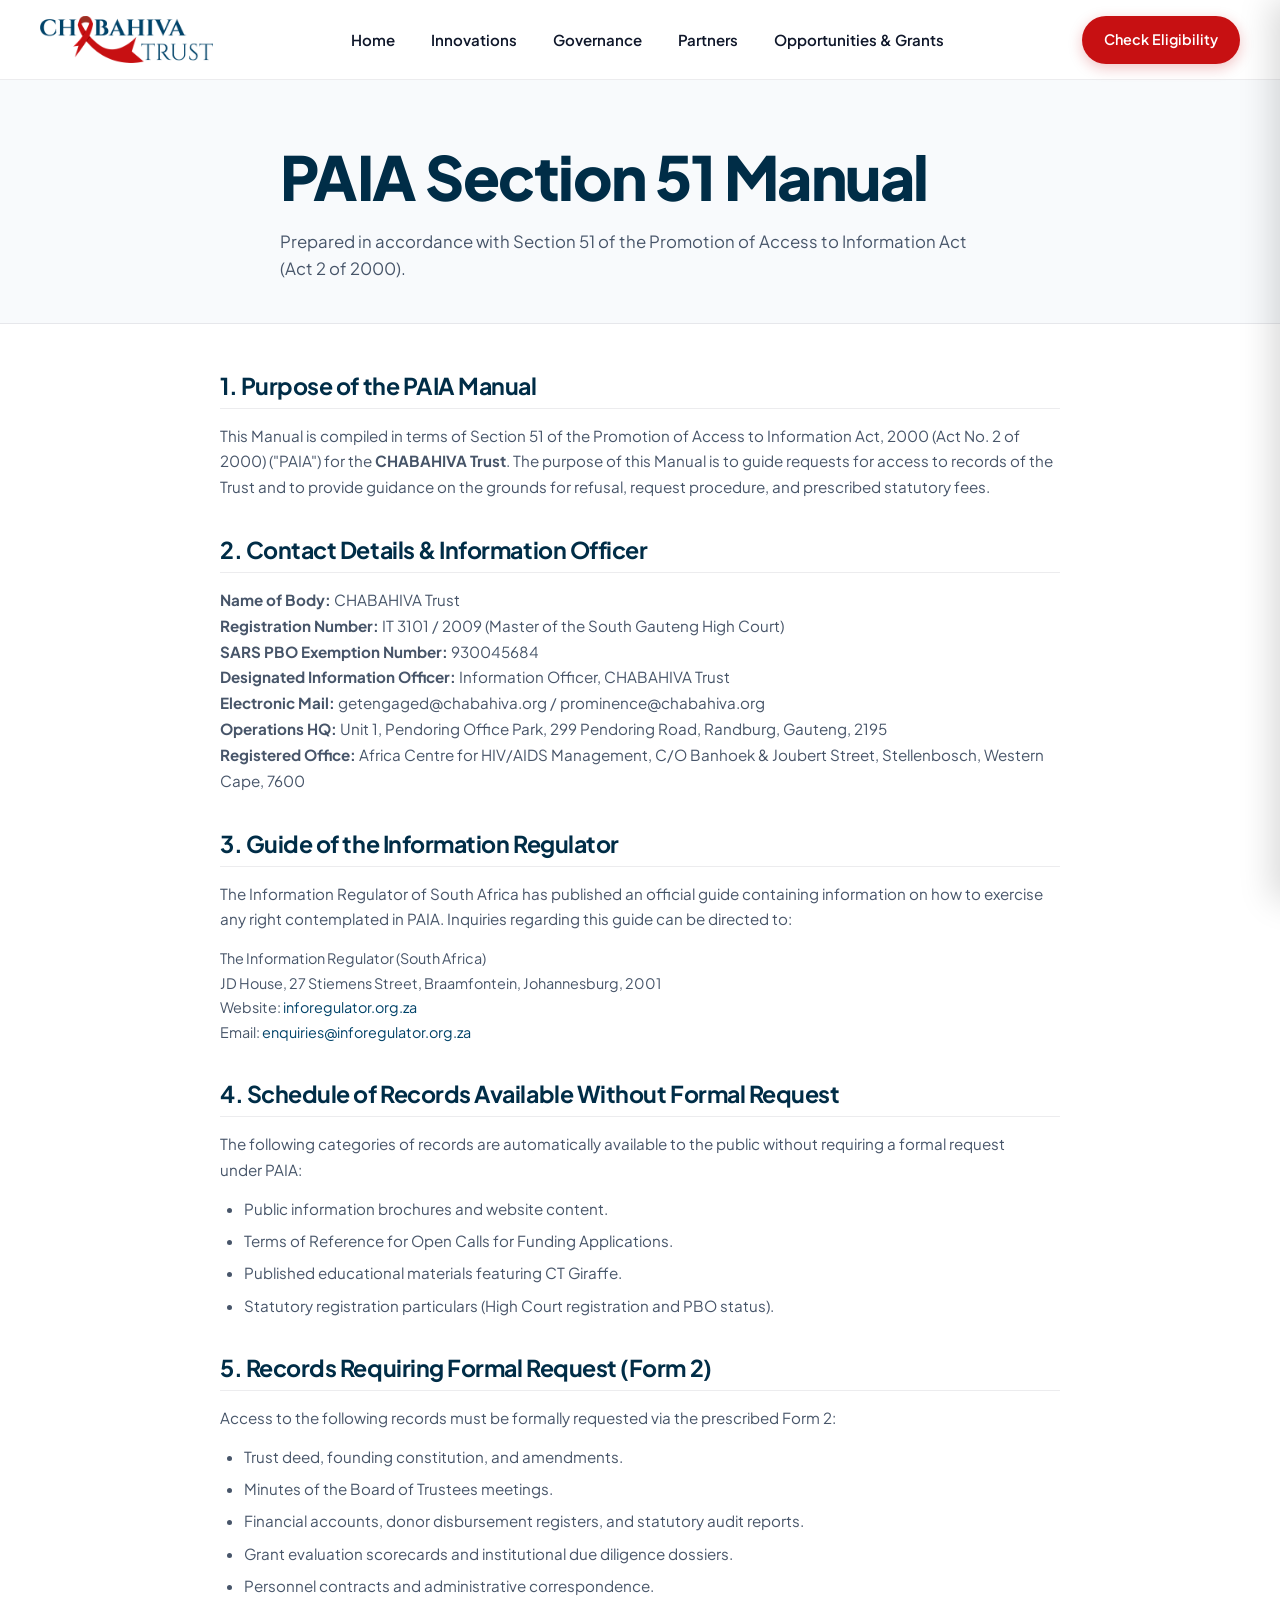
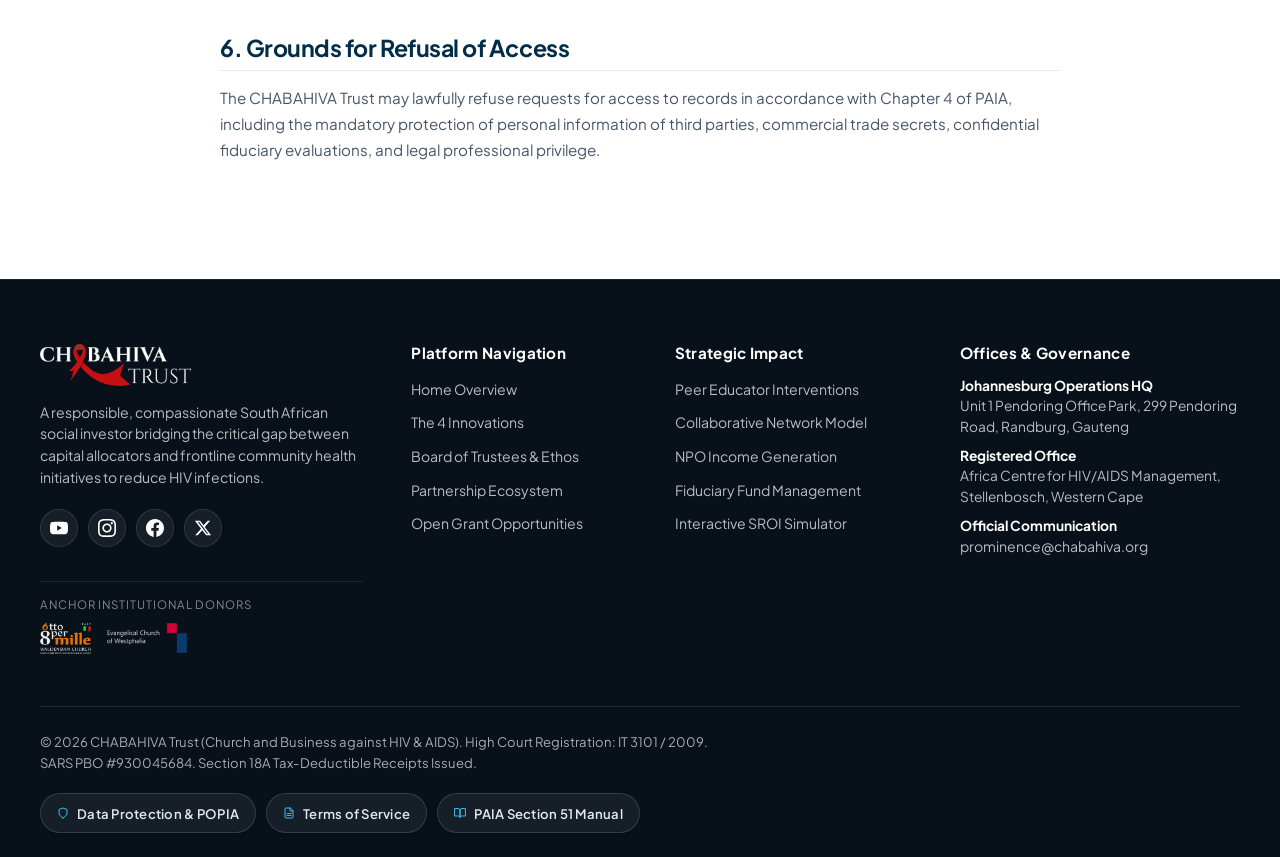
<file: paia-manual.html>
<!DOCTYPE html>
<html lang="en">
<head>
  <meta charset="UTF-8">
  <meta name="viewport" content="width=device-width, initial-scale=1.0">
  <title>PAIA Section 51 Statutory Manual | CHABAHIVA Trust</title>
  <meta name="description" content="Promotion of Access to Information Act (Act 2 of 2000) Section 51 Manual for CHABAHIVA Trust.">
  <link rel="icon" type="image/png" href="assets/logos/favicon.png">
  <link rel="apple-touch-icon" href="assets/logos/apple-touch-icon.png">
  <link rel="stylesheet" href="css/style.css">
</head>
<body>
  <!-- Site Header (Strict 3-Zone Architecture) -->
  <header class="site-header">
    <div class="container nav-wrap">
      <!-- Zone 1: Official Logo -->
      <a href="index.html" class="nav-logo" aria-label="CHABAHIVA Trust Home">
        <img src="assets/logos/logo_header.png" alt="CHABAHIVA Trust" width="180" height="50">
      </a>

      <!-- Zone 2: Navigation Links -->
      <nav aria-label="Primary Navigation">
        <ul class="nav-links">
          <li><a href="index.html" class="nav-link">Home</a></li><li><a href="innovations.html" class="nav-link">Innovations</a></li><li><a href="about.html" class="nav-link">Governance</a></li><li><a href="partners.html" class="nav-link">Partners</a></li><li><a href="opportunities.html" class="nav-link">Opportunities & Grants</a></li>
        </ul>
      </nav>

      <!-- Zone 3: CTA Cluster & Mobile Toggle -->
      <div class="nav-actions">
        <a href="opportunities.html#apply" class="btn btn-primary">Check Eligibility</a>
        <button class="mobile-toggle" id="mobileToggle" aria-label="Open Mobile Menu">
          <svg width="24" height="24" viewBox="0 0 24 24" fill="none" stroke="currentColor" stroke-width="2.2" stroke-linecap="round" stroke-linejoin="round">
            <line x1="3" y1="12" x2="21" y2="12"></line>
            <line x1="3" y1="6" x2="21" y2="6"></line>
            <line x1="3" y1="18" x2="21" y2="18"></line>
          </svg>
        </button>
      </div>
    </div>
  </header>

  <!-- Mobile Slide Drawer -->
  <div class="mobile-drawer-backdrop" id="drawerBackdrop"></div>
  <aside class="mobile-drawer" id="mobileDrawer" aria-label="Mobile Navigation">
    <div>
      <div class="drawer-header">
        <img src="assets/logos/logo_header.png" alt="CHABAHIVA Trust" style="height: 38px; width: auto;">
        <button id="closeDrawer" aria-label="Close Mobile Menu" style="padding: 8px; color: var(--color-primary-dark);">
          <svg width="24" height="24" viewBox="0 0 24 24" fill="none" stroke="currentColor" stroke-width="2.2" stroke-linecap="round" stroke-linejoin="round">
            <line x1="18" y1="6" x2="6" y2="18"></line>
            <line x1="6" y1="6" x2="18" y2="18"></line>
          </svg>
        </button>
      </div>
      <ul class="drawer-links">
        <li><a href="index.html" class="drawer-link">Home</a></li><li><a href="innovations.html" class="drawer-link">Innovations</a></li><li><a href="about.html" class="drawer-link">Governance</a></li><li><a href="partners.html" class="drawer-link">Partners</a></li><li><a href="opportunities.html" class="drawer-link">Opportunities & Grants</a></li>
      </ul>
    </div>
    <div style="padding-top: 24px; border-top: 1px solid var(--border-light); display: flex; flex-direction: column; gap: 12px;">
      <a href="opportunities.html#apply" class="btn btn-primary" style="width: 100%;">Check Grant Eligibility</a>
      <p style="font-size: 0.8rem; color: var(--color-text-light); text-align: center;">Master of the High Court Reg: IT 3101/2009<br>SARS PBO: 930045684 (Section 18A)</p>
    </div>
  </aside>


  <section class="legal-page-header">
    <div class="container text-center" style="max-width: 800px; margin: 0 auto;">
      <h1 style="margin: 0 0 16px 0;">PAIA Section 51 Manual</h1>
      <p style="font-size: 1.05rem; color: var(--color-text-muted); margin: 0 auto;">
        Prepared in accordance with Section 51 of the Promotion of Access to Information Act (Act 2 of 2000).
      </p>
    </div>
  </section>

  <main class="container">
    <div class="legal-content-wrap">
      
      <div class="legal-section-block">
        <h2>1. Purpose of the PAIA Manual</h2>
        <p>
          This Manual is compiled in terms of Section 51 of the Promotion of Access to Information Act, 2000 (Act No. 2 of 2000) ("PAIA") for the <strong>CHABAHIVA Trust</strong>. The purpose of this Manual is to guide requests for access to records of the Trust and to provide guidance on the grounds for refusal, request procedure, and prescribed statutory fees.
        </p>
      </div>

      <div class="legal-section-block">
        <h2>2. Contact Details & Information Officer</h2>
        <p>
          <strong>Name of Body:</strong> CHABAHIVA Trust<br>
          <strong>Registration Number:</strong> IT 3101 / 2009 (Master of the South Gauteng High Court)<br>
          <strong>SARS PBO Exemption Number:</strong> 930045684<br>
          <strong>Designated Information Officer:</strong> Information Officer, CHABAHIVA Trust<br>
          <strong>Electronic Mail:</strong> getengaged@chabahiva.org / prominence@chabahiva.org<br>
          <strong>Operations HQ:</strong> Unit 1, Pendoring Office Park, 299 Pendoring Road, Randburg, Gauteng, 2195<br>
          <strong>Registered Office:</strong> Africa Centre for HIV/AIDS Management, C/O Banhoek & Joubert Street, Stellenbosch, Western Cape, 7600
        </p>
      </div>

      <div class="legal-section-block">
        <h2>3. Guide of the Information Regulator</h2>
        <p>
          The Information Regulator of South Africa has published an official guide containing information on how to exercise any right contemplated in PAIA. Inquiries regarding this guide can be directed to:
        </p>
        <p style="font-size: 0.9rem; color: var(--color-text-muted);">
          The Information Regulator (South Africa)<br>
          JD House, 27 Stiemens Street, Braamfontein, Johannesburg, 2001<br>
          Website: <a href="https://inforegulator.org.za" target="_blank" rel="noopener noreferrer" style="color: var(--color-primary);">inforegulator.org.za</a><br>
          Email: <a href="mailto:enquiries@inforegulator.org.za" style="color: var(--color-primary);">enquiries@inforegulator.org.za</a>
        </p>
      </div>

      <div class="legal-section-block">
        <h2>4. Schedule of Records Available Without Formal Request</h2>
        <p>
          The following categories of records are automatically available to the public without requiring a formal request under PAIA:
        </p>
        <ul>
          <li>Public information brochures and website content.</li>
          <li>Terms of Reference for Open Calls for Funding Applications.</li>
          <li>Published educational materials featuring CT Giraffe.</li>
          <li>Statutory registration particulars (High Court registration and PBO status).</li>
        </ul>
      </div>

      <div class="legal-section-block">
        <h2>5. Records Requiring Formal Request (Form 2)</h2>
        <p>
          Access to the following records must be formally requested via the prescribed Form 2:
        </p>
        <ul>
          <li>Trust deed, founding constitution, and amendments.</li>
          <li>Minutes of the Board of Trustees meetings.</li>
          <li>Financial accounts, donor disbursement registers, and statutory audit reports.</li>
          <li>Grant evaluation scorecards and institutional due diligence dossiers.</li>
          <li>Personnel contracts and administrative correspondence.</li>
        </ul>
      </div>

      <div class="legal-section-block">
        <h2>6. Grounds for Refusal of Access</h2>
        <p>
          The CHABAHIVA Trust may lawfully refuse requests for access to records in accordance with Chapter 4 of PAIA, including the mandatory protection of personal information of third parties, commercial trade secrets, confidential fiduciary evaluations, and legal professional privilege.
        </p>
      </div>

    </div>
  </main>

  <!-- Site Footer (Dark Obsidian Protocol) -->
  <footer class="site-footer">
    <div class="container">
      <div class="footer-grid">
        <!-- Col 1: Brand & Social Hub -->
        <div class="footer-brand">
          <a href="index.html" class="footer-logo">
            <img src="assets/logos/logo_footer.png" alt="CHABAHIVA Trust" width="170" height="42">
          </a>
          <p class="footer-bio">
            A responsible, compassionate South African social investor bridging the critical gap between capital allocators and frontline community health initiatives to reduce HIV infections.
          </p>
          <div class="footer-social-cluster">
            <a href="https://www.youtube.com/@chabahivatrust8559" target="_blank" rel="noopener noreferrer" class="footer-social-btn" aria-label="YouTube Channel">
              <svg viewBox="0 0 24 24"><path d="M23.498 6.186a3.016 3.016 0 0 0-2.122-2.136C19.505 3.545 12 3.545 12 3.545s-7.505 0-9.377.505A3.017 3.017 0 0 0 .502 6.186C0 8.07 0 12 0 12s0 3.93.502 5.814a3.016 3.016 0 0 0 2.122 2.136c1.871.505 9.376.505 9.376.505s7.505 0 9.377-.505a3.015 3.015 0 0 0 2.122-2.136C24 15.93 24 12 24 12s0-3.93-.502-5.814zM9.545 15.568V8.432L15.818 12l-6.273 3.568z"/></svg>
            </a>
            <a href="https://www.instagram.com/therealctgiraffe/" target="_blank" rel="noopener noreferrer" class="footer-social-btn" aria-label="Instagram CT Giraffe">
              <svg viewBox="0 0 24 24"><path d="M12 2.163c3.204 0 3.584.012 4.85.07 3.252.148 4.771 1.691 4.919 4.919.058 1.265.069 1.645.069 4.849 0 3.205-.012 3.584-.069 4.849-.149 3.225-1.664 4.771-4.919 4.919-1.266.058-1.644.07-4.85.07-3.204 0-3.584-.012-4.849-.07-3.26-.149-4.771-1.699-4.919-4.92-.058-1.265-.07-1.644-.07-4.849 0-3.204.013-3.583.07-4.849.149-3.227 1.664-4.771 4.919-4.919 1.266-.057 1.645-.069 4.849-.069zm0-2.163c-3.259 0-3.667.014-4.947.072-4.358.2-6.78 2.618-6.98 6.98-.059 1.281-.073 1.689-.073 4.948 0 3.259.014 3.668.072 4.948.2 4.358 2.618 6.78 6.98 6.98 1.281.058 1.689.072 4.948.072 3.259 0 3.668-.014 4.948-.072 4.354-.2 6.782-2.618 6.979-6.98.059-1.28.073-1.689.073-4.948 0-3.259-.014-3.667-.072-4.947-.196-4.354-2.617-6.78-6.979-6.98-1.281-.059-1.69-.073-4.949-.073zm0 5.838c-3.403 0-6.162 2.759-6.162 6.162s2.759 6.163 6.162 6.163 6.162-2.759 6.162-6.163c0-3.403-2.759-6.162-6.162-6.162zm0 10.162c-2.209 0-4-1.79-4-4 0-2.209 1.791-4 4-4s4 1.791 4 4c0 2.21-1.791 4-4 4zm6.406-11.845c-.796 0-1.441.645-1.441 1.44s.645 1.44 1.441 1.44c.795 0 1.439-.645 1.439-1.44s-.644-1.44-1.439-1.44z"/></svg>
            </a>
            <a href="https://www.facebook.com/chabahivatrust" target="_blank" rel="noopener noreferrer" class="footer-social-btn" aria-label="Facebook Page">
              <svg viewBox="0 0 24 24"><path d="M24 12.073c0-6.627-5.373-12-12-12s-12 5.373-12 12c0 5.99 4.388 10.954 10.125 11.854v-8.385H7.078v-3.47h3.047V9.43c0-3.007 1.792-4.669 4.533-4.669 1.312 0 2.686.235 2.686.235v2.953H15.83c-1.491 0-1.956.925-1.956 1.874v2.25h3.328l-.532 3.47h-2.796v8.385C19.612 23.027 24 18.062 24 12.073z"/></svg>
            </a>
            <a href="https://x.com/chabahiva_trust" target="_blank" rel="noopener noreferrer" class="footer-social-btn" aria-label="X (Twitter)">
              <svg viewBox="0 0 24 24"><path d="M18.244 2.25h3.308l-7.227 8.26 8.502 11.24H16.17l-5.214-6.817L4.99 21.75H1.68l7.73-8.835L1.254 2.25H8.08l4.713 6.231zm-1.161 17.52h1.833L7.084 4.126H5.117z"/></svg>
            </a>
          </div>
          <div class="footer-donor-strip">
            <span>Anchor Institutional Donors</span>
            <div class="footer-donor-logos">
              <img src="assets/logos/donor_otto_per_mille_white.png" alt="Supported by Otto per Mille of the Waldensian Church" width="140" height="35" style="height: 32px; width: auto; object-fit: contain;">
              <img src="assets/logos/donor_evangelical_church_westphalia_white.png" alt="Evangelical Church of Westphalia" width="140" height="35" style="height: 30px; width: auto; object-fit: contain;">
            </div>
          </div>
        </div>

        <!-- Col 2: Navigation -->
        <div class="footer-col">
          <h4>Platform Navigation</h4>
          <ul class="footer-links">
            <li><a href="index.html" class="footer-link">Home Overview</a></li>
            <li><a href="innovations.html" class="footer-link">The 4 Innovations</a></li>
            <li><a href="about.html" class="footer-link">Board of Trustees & Ethos</a></li>
            <li><a href="partners.html" class="footer-link">Partnership Ecosystem</a></li>
            <li><a href="opportunities.html" class="footer-link">Open Grant Opportunities</a></li>
          </ul>
        </div>

        <!-- Col 3: Programs & Interventions -->
        <div class="footer-col">
          <h4>Strategic Impact</h4>
          <ul class="footer-links">
            <li><a href="innovations.html" class="footer-link">Peer Educator Interventions</a></li>
            <li><a href="innovations.html" class="footer-link">Collaborative Network Model</a></li>
            <li><a href="innovations.html" class="footer-link">NPO Income Generation</a></li>
            <li><a href="innovations.html" class="footer-link">Fiduciary Fund Management</a></li>
            <li><a href="innovations.html#simulator" class="footer-link">Interactive SROI Simulator</a></li>
          </ul>
        </div>

        <!-- Col 4: Contact & Statutory Details -->
        <div class="footer-col">
          <h4>Offices & Governance</h4>
          <div class="footer-contact-item">
            <strong>Johannesburg Operations HQ</strong>
            Unit 1 Pendoring Office Park, 299 Pendoring Road, Randburg, Gauteng
          </div>
          <div class="footer-contact-item">
            <strong>Registered Office</strong>
            Africa Centre for HIV/AIDS Management, Stellenbosch, Western Cape
          </div>
          <div class="footer-contact-item">
            <strong>Official Communication</strong>
            <a href="mailto:prominence@chabahiva.org" class="footer-link">prominence@chabahiva.org</a>
          </div>
        </div>
      </div>

      <div class="footer-bottom">
        <div class="footer-legal-copy">
          &copy; 2026 CHABAHIVA Trust (Church and Business against HIV &amp; AIDS). High Court Registration: IT 3101 / 2009. SARS PBO #930045684. Section 18A Tax-Deductible Receipts Issued.
        </div>
        <div class="footer-legal-links">
          <a href="privacy-policy.html" class="footer-legal-chip">
            <svg width="12" height="12" viewBox="0 0 24 24" fill="none" stroke="currentColor" stroke-width="2" stroke-linecap="round" stroke-linejoin="round" aria-hidden="true"><path d="M12 22s8-4 8-10V5l-8-3-8 3v7c0 6 8 10 8 10z"></path></svg>
            <span>Data Protection &amp; POPIA</span>
          </a>
          <a href="terms-of-service.html" class="footer-legal-chip">
            <svg width="12" height="12" viewBox="0 0 24 24" fill="none" stroke="currentColor" stroke-width="2" stroke-linecap="round" stroke-linejoin="round" aria-hidden="true"><path d="M14 2H6a2 2 0 0 0-2 2v16a2 2 0 0 0 2 2h12a2 2 0 0 0 2-2V8z"></path><polyline points="14 2 14 8 20 8"></polyline><line x1="16" y1="13" x2="8" y2="13"></line><line x1="16" y1="17" x2="8" y2="17"></line></svg>
            <span>Terms of Service</span>
          </a>
          <a href="paia-manual.html" class="footer-legal-chip">
            <svg width="12" height="12" viewBox="0 0 24 24" fill="none" stroke="currentColor" stroke-width="2" stroke-linecap="round" stroke-linejoin="round" aria-hidden="true"><path d="M2 3h6a4 4 0 0 1 4 4v14a3 3 0 0 0-3-3H2z"></path><path d="M22 3h-6a4 4 0 0 0-4 4v14a3 3 0 0 1 3-3h7z"></path></svg>
            <span>PAIA Section 51 Manual</span>
          </a>
        </div>
      </div>
    </div>
  </footer>

  <script src="js/main.js"></script>
</body>
</html>
</file>
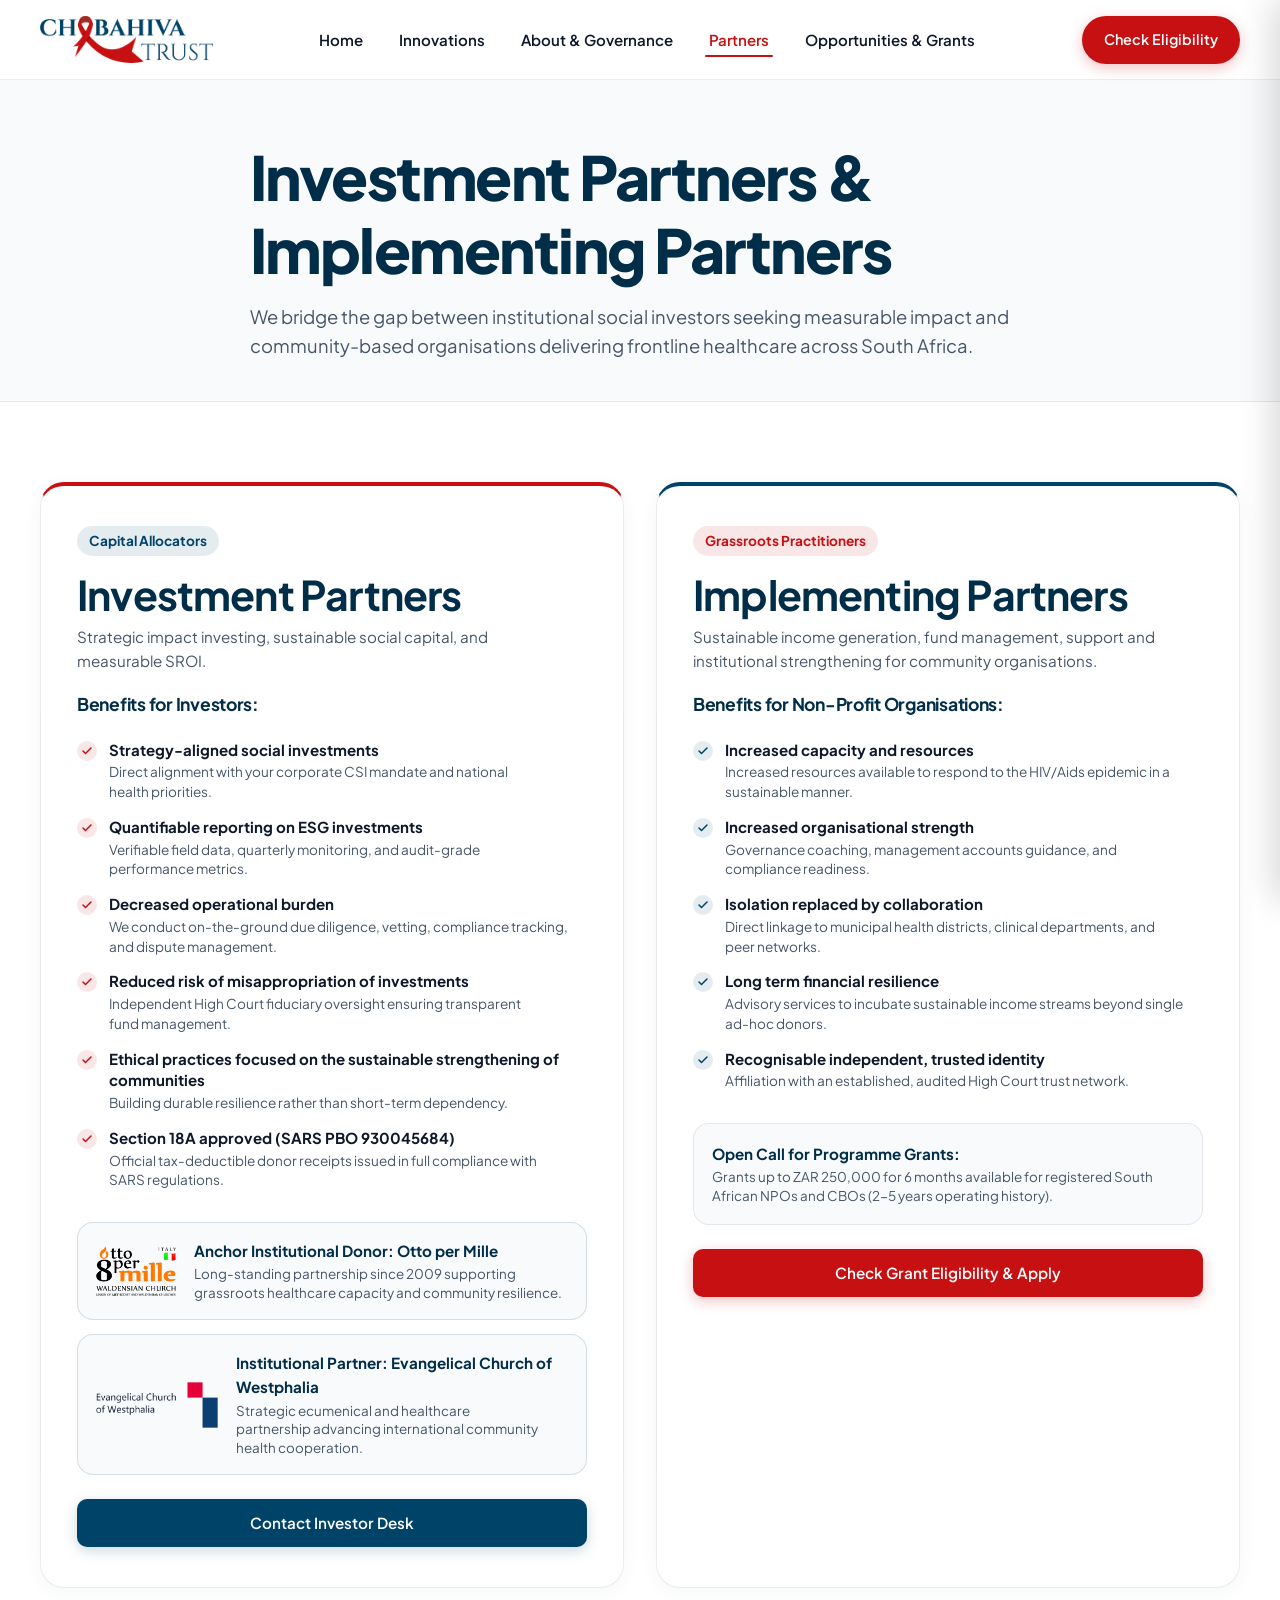
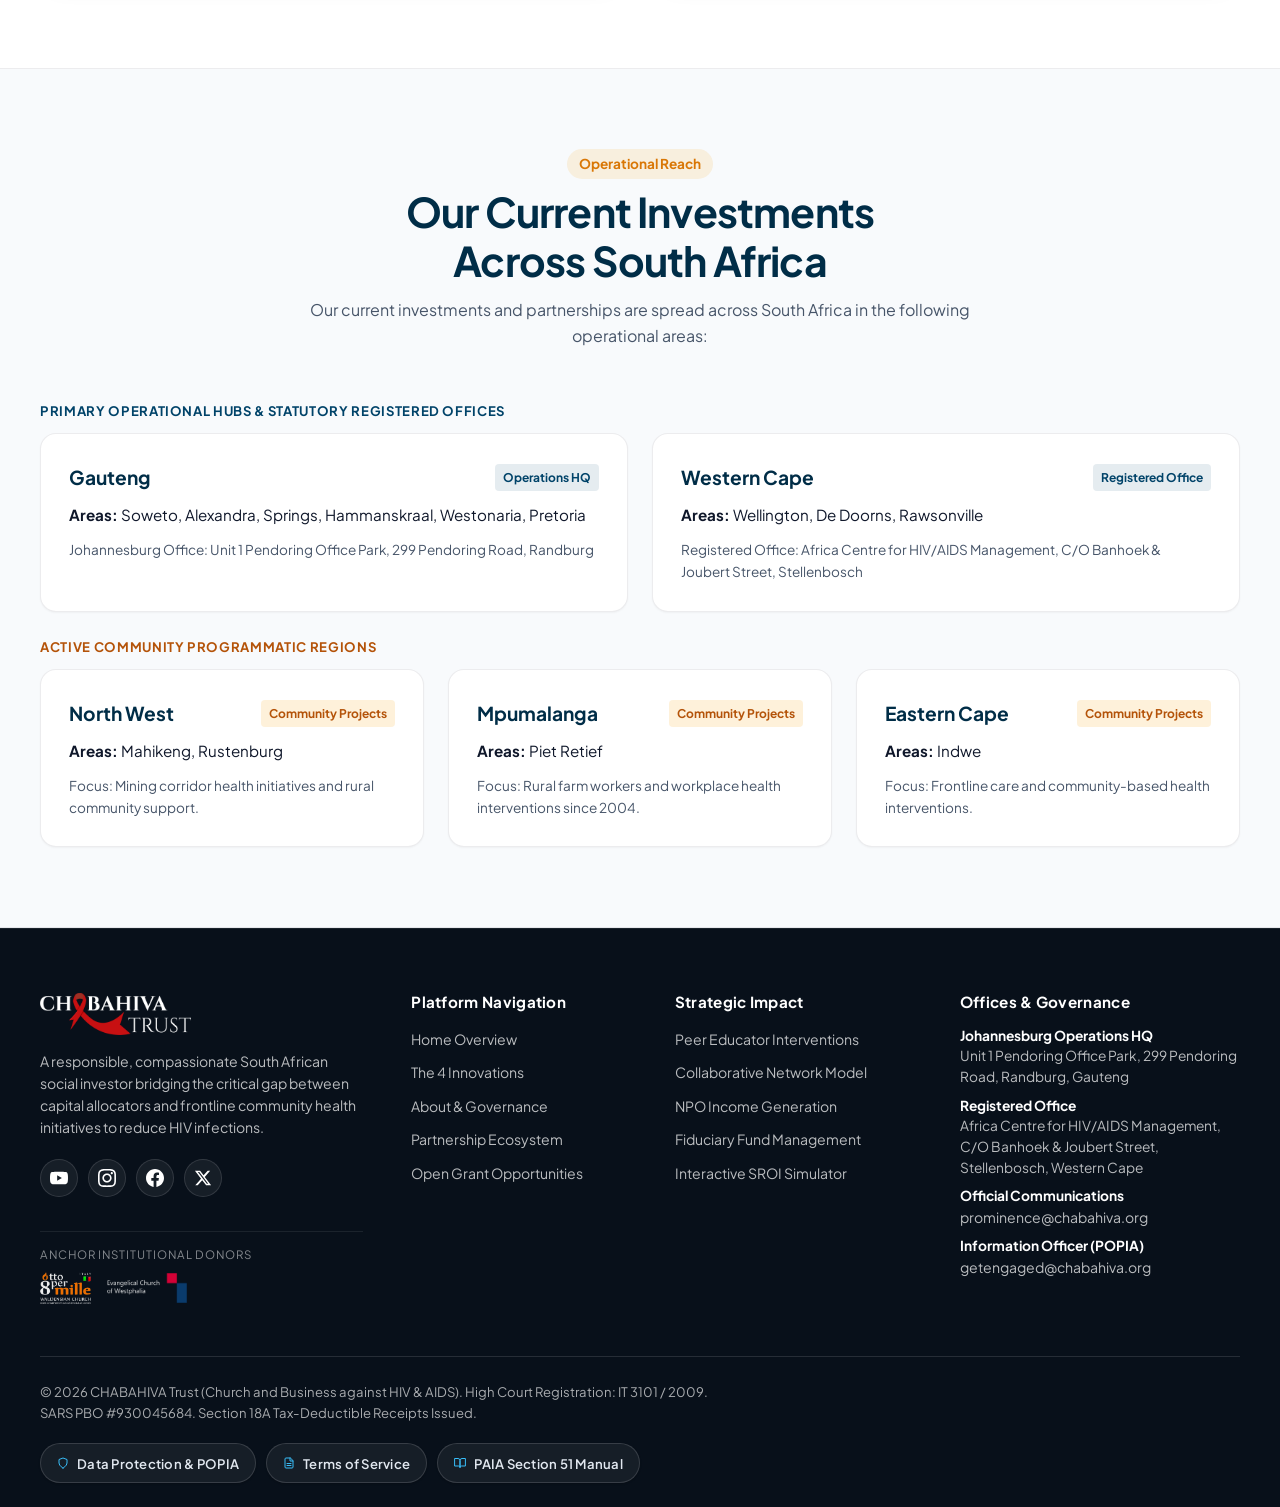
<file: partners.html>
<!DOCTYPE html>
<html lang="en">
<head>
  <meta charset="UTF-8">
  <meta name="viewport" content="width=device-width, initial-scale=1.0">
  <title>Partnership Ecosystem | CHABAHIVA Trust</title>
  <meta name="description" content="Strategic impact investing and support for community organisations: explore benefits for investment partners and implementing non-profit organisations across South Africa.">
  <link rel="icon" type="image/png" href="assets/logos/favicon.png">
  <link rel="apple-touch-icon" href="assets/logos/apple-touch-icon.png">
  <link rel="stylesheet" href="css/style.css">
</head>
<body>
  <!-- Site Header (Strict 3-Zone Architecture) -->
  <header class="site-header">
    <div class="container nav-wrap">
      <!-- Zone 1: Official Logo -->
      <a href="index.html" class="nav-logo" aria-label="CHABAHIVA Trust Home">
        <img src="assets/logos/logo_header.png" alt="CHABAHIVA Trust" width="180" height="50">
      </a>

      <!-- Zone 2: Navigation Links -->
      <nav aria-label="Primary Navigation">
        <ul class="nav-links">
          <li><a href="index.html" class="nav-link">Home</a></li>
          <li><a href="innovations.html" class="nav-link">Innovations</a></li>
          <li><a href="about.html" class="nav-link">About & Governance</a></li>
          <li><a href="partners.html" class="nav-link active">Partners</a></li>
          <li><a href="opportunities.html" class="nav-link">Opportunities & Grants</a></li>
        </ul>
      </nav>

      <!-- Zone 3: CTA Cluster & Mobile Toggle -->
      <div class="nav-actions">
        <a href="opportunities.html#apply" class="btn btn-primary">Check Eligibility</a>
        <button class="mobile-toggle" id="mobileToggle" aria-label="Open Mobile Menu">
          <svg width="24" height="24" viewBox="0 0 24 24" fill="none" stroke="currentColor" stroke-width="2.2" stroke-linecap="round" stroke-linejoin="round">
            <line x1="3" y1="12" x2="21" y2="12"></line>
            <line x1="3" y1="6" x2="21" y2="6"></line>
            <line x1="3" y1="18" x2="21" y2="18"></line>
          </svg>
        </button>
      </div>
    </div>
  </header>

  <!-- Mobile Slide Drawer -->
  <div class="mobile-drawer-backdrop" id="drawerBackdrop"></div>
  <aside class="mobile-drawer" id="mobileDrawer" aria-label="Mobile Navigation">
    <div>
      <div class="drawer-header">
        <img src="assets/logos/logo_header.png" alt="CHABAHIVA Trust" style="height: 38px; width: auto;">
        <button id="closeDrawer" aria-label="Close Mobile Menu" style="padding: 8px; color: var(--color-primary-dark);">
          <svg width="24" height="24" viewBox="0 0 24 24" fill="none" stroke="currentColor" stroke-width="2.2" stroke-linecap="round" stroke-linejoin="round">
            <line x1="18" y1="6" x2="6" y2="18"></line>
            <line x1="6" y1="6" x2="18" y2="18"></line>
          </svg>
        </button>
      </div>
      <ul class="drawer-links">
        <li><a href="index.html" class="drawer-link">Home</a></li>
        <li><a href="innovations.html" class="drawer-link">Innovations</a></li>
        <li><a href="about.html" class="drawer-link">About & Governance</a></li>
        <li><a href="partners.html" class="drawer-link active">Partners</a></li>
        <li><a href="opportunities.html" class="drawer-link">Opportunities & Grants</a></li>
      </ul>
    </div>
    <div style="padding-top: 24px; border-top: 1px solid var(--border-light); display: flex; flex-direction: column; gap: 12px;">
      <a href="opportunities.html#apply" class="btn btn-primary" style="width: 100%;">Check Grant Eligibility</a>
      <p style="font-size: 0.8rem; color: var(--color-text-light); text-align: center;">Master of the High Court Reg: IT 3101 / 2009<br>SARS PBO: 930045684 (Section 18A)</p>
    </div>
  </aside>

  <!-- Header Section -->
  <section class="legal-page-header">
    <div class="container text-center" style="max-width: 860px; margin: 0 auto;">
      <h1 style="margin: 0 0 16px 0;">Investment Partners & Implementing Partners</h1>
      <p style="font-size: 1.15rem; color: var(--color-text-muted); margin: 0 auto; line-height: 1.6;">
        We bridge the gap between institutional social investors seeking measurable impact and community-based organisations delivering frontline healthcare across South Africa.
      </p>
    </div>
  </section>

  <!-- Dual Pillar Grid (Verbatim Benefits) -->
  <section style="padding: 80px 0; background-color: var(--color-canvas-light); border-bottom: 1px solid var(--border-light);">
    <div class="container">
      <div class="dual-pillar-grid">
        
        <!-- Investment Partners Col -->
        <div id="investors" class="pillar-col-card featured">
          <span class="giraffe-meta-tag" style="background-color: rgba(0, 67, 105, 0.1); color: var(--color-primary);">Capital Allocators</span>
          <h2 style="margin: 14px 0 6px 0;">Investment Partners</h2>
          <p style="font-size: 0.95rem; color: var(--color-text-muted); margin-bottom: 20px;">
            Strategic impact investing, sustainable social capital, and measurable SROI.
          </p>
          
          <h3 style="font-size: 1.1rem; color: var(--color-primary-dark); margin-bottom: 14px;">Benefits for Investors:</h3>
          <ul class="feature-check-list">
            <li>
              <div class="check-icon"><svg width="12" height="12" viewBox="0 0 24 24" fill="none" stroke="currentColor" stroke-width="3" stroke-linecap="round" stroke-linejoin="round"><polyline points="20 6 9 17 4 12"></polyline></svg></div>
              <div>
                <strong>Strategy-aligned social investments</strong>
                <p style="font-size: 0.85rem; color: var(--color-text-muted); margin: 2px 0 0 0;">Direct alignment with your corporate CSI mandate and national health priorities.</p>
              </div>
            </li>
            <li>
              <div class="check-icon"><svg width="12" height="12" viewBox="0 0 24 24" fill="none" stroke="currentColor" stroke-width="3" stroke-linecap="round" stroke-linejoin="round"><polyline points="20 6 9 17 4 12"></polyline></svg></div>
              <div>
                <strong>Quantifiable reporting on ESG investments</strong>
                <p style="font-size: 0.85rem; color: var(--color-text-muted); margin: 2px 0 0 0;">Verifiable field data, quarterly monitoring, and audit-grade performance metrics.</p>
              </div>
            </li>
            <li>
              <div class="check-icon"><svg width="12" height="12" viewBox="0 0 24 24" fill="none" stroke="currentColor" stroke-width="3" stroke-linecap="round" stroke-linejoin="round"><polyline points="20 6 9 17 4 12"></polyline></svg></div>
              <div>
                <strong>Decreased operational burden</strong>
                <p style="font-size: 0.85rem; color: var(--color-text-muted); margin: 2px 0 0 0;">We conduct on-the-ground due diligence, vetting, compliance tracking, and dispute management.</p>
              </div>
            </li>
            <li>
              <div class="check-icon"><svg width="12" height="12" viewBox="0 0 24 24" fill="none" stroke="currentColor" stroke-width="3" stroke-linecap="round" stroke-linejoin="round"><polyline points="20 6 9 17 4 12"></polyline></svg></div>
              <div>
                <strong>Reduced risk of misappropriation of investments</strong>
                <p style="font-size: 0.85rem; color: var(--color-text-muted); margin: 2px 0 0 0;">Independent High Court fiduciary oversight ensuring transparent fund management.</p>
              </div>
            </li>
            <li>
              <div class="check-icon"><svg width="12" height="12" viewBox="0 0 24 24" fill="none" stroke="currentColor" stroke-width="3" stroke-linecap="round" stroke-linejoin="round"><polyline points="20 6 9 17 4 12"></polyline></svg></div>
              <div>
                <strong>Ethical practices focused on the sustainable strengthening of communities</strong>
                <p style="font-size: 0.85rem; color: var(--color-text-muted); margin: 2px 0 0 0;">Building durable resilience rather than short-term dependency.</p>
              </div>
            </li>
            <li>
              <div class="check-icon"><svg width="12" height="12" viewBox="0 0 24 24" fill="none" stroke="currentColor" stroke-width="3" stroke-linecap="round" stroke-linejoin="round"><polyline points="20 6 9 17 4 12"></polyline></svg></div>
              <div>
                <strong>Section 18A approved (SARS PBO 930045684)</strong>
                <p style="font-size: 0.85rem; color: var(--color-text-muted); margin: 2px 0 0 0;">Official tax-deductible donor receipts issued in full compliance with SARS regulations.</p>
              </div>
            </li>
          </ul>

          <div style="margin: 24px 0; display: flex; flex-direction: column; gap: 14px;">
            <div style="padding: 16px 18px; background-color: var(--color-canvas-subtle); border-radius: var(--radius-lg); border: 1.5px solid rgba(0, 67, 105, 0.15); display: flex; align-items: center; gap: 18px;">
              <img src="assets/logos/donor_otto_per_mille.png" alt="Otto per Mille of the Waldensian Church" style="height: 50px; width: auto; object-fit: contain;" width="160" height="100" loading="lazy">
              <div>
                <strong style="color: var(--color-primary-dark); font-size: 0.95rem; display: block;">Anchor Institutional Donor: Otto per Mille</strong>
                <p style="font-size: 0.84rem; color: var(--color-text-muted); margin: 2px 0 0 0; line-height: 1.4;">Long-standing partnership since 2009 supporting grassroots healthcare capacity and community resilience.</p>
              </div>
            </div>

            <div style="padding: 16px 18px; background-color: var(--color-canvas-subtle); border-radius: var(--radius-lg); border: 1.5px solid rgba(0, 67, 105, 0.15); display: flex; align-items: center; gap: 18px;">
              <img src="assets/logos/donor_evangelical_church_westphalia.png" alt="Evangelical Church of Westphalia" style="height: 46px; width: auto; object-fit: contain;" width="160" height="60" loading="lazy">
              <div>
                <strong style="color: var(--color-primary-dark); font-size: 0.95rem; display: block;">Institutional Partner: Evangelical Church of Westphalia</strong>
                <p style="font-size: 0.84rem; color: var(--color-text-muted); margin: 2px 0 0 0; line-height: 1.4;">Strategic ecumenical and healthcare partnership advancing international community health cooperation.</p>
              </div>
            </div>
          </div>

          <a href="opportunities.html#contact" class="btn btn-secondary" style="width: 100%;">Contact Investor Desk</a>
        </div>

        <!-- Implementing Partners Col -->
        <div id="implementers" class="pillar-col-card featured" style="border-top-color: var(--color-primary);">
          <span class="giraffe-meta-tag" style="background-color: rgba(199, 16, 18, 0.1); color: var(--color-accent);">Grassroots Practitioners</span>
          <h2 style="margin: 14px 0 6px 0;">Implementing Partners</h2>
          <p style="font-size: 0.95rem; color: var(--color-text-muted); margin-bottom: 20px;">
            Sustainable income generation, fund management, support and institutional strengthening for community organisations.
          </p>

          <h3 style="font-size: 1.1rem; color: var(--color-primary-dark); margin-bottom: 14px;">Benefits for Non-Profit Organisations:</h3>
          <ul class="feature-check-list">
            <li>
              <div class="check-icon" style="background-color: rgba(0, 67, 105, 0.1); color: var(--color-primary);"><svg width="12" height="12" viewBox="0 0 24 24" fill="none" stroke="currentColor" stroke-width="3" stroke-linecap="round" stroke-linejoin="round"><polyline points="20 6 9 17 4 12"></polyline></svg></div>
              <div>
                <strong>Increased capacity and resources</strong>
                <p style="font-size: 0.85rem; color: var(--color-text-muted); margin: 2px 0 0 0;">Increased resources available to respond to the HIV/Aids epidemic in a sustainable manner.</p>
              </div>
            </li>
            <li>
              <div class="check-icon" style="background-color: rgba(0, 67, 105, 0.1); color: var(--color-primary);"><svg width="12" height="12" viewBox="0 0 24 24" fill="none" stroke="currentColor" stroke-width="3" stroke-linecap="round" stroke-linejoin="round"><polyline points="20 6 9 17 4 12"></polyline></svg></div>
              <div>
                <strong>Increased organisational strength</strong>
                <p style="font-size: 0.85rem; color: var(--color-text-muted); margin: 2px 0 0 0;">Governance coaching, management accounts guidance, and compliance readiness.</p>
              </div>
            </li>
            <li>
              <div class="check-icon" style="background-color: rgba(0, 67, 105, 0.1); color: var(--color-primary);"><svg width="12" height="12" viewBox="0 0 24 24" fill="none" stroke="currentColor" stroke-width="3" stroke-linecap="round" stroke-linejoin="round"><polyline points="20 6 9 17 4 12"></polyline></svg></div>
              <div>
                <strong>Isolation replaced by collaboration</strong>
                <p style="font-size: 0.85rem; color: var(--color-text-muted); margin: 2px 0 0 0;">Direct linkage to municipal health districts, clinical departments, and peer networks.</p>
              </div>
            </li>
            <li>
              <div class="check-icon" style="background-color: rgba(0, 67, 105, 0.1); color: var(--color-primary);"><svg width="12" height="12" viewBox="0 0 24 24" fill="none" stroke="currentColor" stroke-width="3" stroke-linecap="round" stroke-linejoin="round"><polyline points="20 6 9 17 4 12"></polyline></svg></div>
              <div>
                <strong>Long term financial resilience</strong>
                <p style="font-size: 0.85rem; color: var(--color-text-muted); margin: 2px 0 0 0;">Advisory services to incubate sustainable income streams beyond single ad-hoc donors.</p>
              </div>
            </li>
            <li>
              <div class="check-icon" style="background-color: rgba(0, 67, 105, 0.1); color: var(--color-primary);"><svg width="12" height="12" viewBox="0 0 24 24" fill="none" stroke="currentColor" stroke-width="3" stroke-linecap="round" stroke-linejoin="round"><polyline points="20 6 9 17 4 12"></polyline></svg></div>
              <div>
                <strong>Recognisable independent, trusted identity</strong>
                <p style="font-size: 0.85rem; color: var(--color-text-muted); margin: 2px 0 0 0;">Affiliation with an established, audited High Court trust network.</p>
              </div>
            </li>
          </ul>

          <div style="margin: 24px 0; padding: 18px; background-color: var(--color-canvas-subtle); border-radius: var(--radius-lg); border: 1.5px solid var(--border-light);">
            <strong style="color: var(--color-primary-dark); font-size: 0.95rem; display: block;">Open Call for Programme Grants:</strong>
            <p style="font-size: 0.84rem; color: var(--color-text-muted); margin: 2px 0 0 0; line-height: 1.4;">
              Grants up to ZAR 250,000 for 6 months available for registered South African NPOs and CBOs (2-5 years operating history).
            </p>
          </div>

          <a href="opportunities.html#apply" class="btn btn-primary" style="width: 100%;">Check Grant Eligibility & Apply</a>
        </div>

      </div>
    </div>
  </section>

  <!-- Complete Geographic Footprint Register (Verbatim from chabahiva.org) -->
  <section style="padding: 80px 0; background-color: var(--color-canvas-subtle); border-bottom: 1px solid var(--border-light);">
    <div class="container">
      <div class="section-head text-center">
        <span class="giraffe-meta-tag">Operational Reach</span>
        <h2 style="margin-top: 8px;">Our Current Investments Across South Africa</h2>
        <p style="max-width: 800px; margin: 0 auto;">
          Our current investments and partnerships are spread across South Africa in the following operational areas:
        </p>
      </div>

      <!-- Tier 1: Primary Governance & Operational Hubs (2 Columns, Zero Whitespace) -->
      <div style="margin-top: 36px;">
        <span style="font-size: 0.82rem; font-weight: 700; color: var(--color-primary); text-transform: uppercase; letter-spacing: 0.05em; display: block; margin-bottom: 12px;">Primary Operational Hubs & Statutory Registered Offices</span>
        <div class="provinces-tier-1">
          <!-- Gauteng -->
          <div style="background: #FFFFFF; padding: 28px; border-radius: var(--radius-lg); border: 1.5px solid var(--border-light); box-shadow: var(--shadow-sm);">
            <div style="display: flex; align-items: center; justify-content: space-between; margin-bottom: 10px;">
              <strong style="color: var(--color-primary-dark); font-size: 1.2rem;">Gauteng</strong>
              <span style="font-size: 0.75rem; background-color: rgba(0, 67, 105, 0.1); color: var(--color-primary); padding: 4px 8px; border-radius: 4px; font-weight: 700;">Operations HQ</span>
            </div>
            <p style="font-size: 0.95rem; color: var(--color-text-main); line-height: 1.6; margin-bottom: 12px;">
              <strong>Areas:</strong> Soweto, Alexandra, Springs, Hammanskraal, Westonaria, Pretoria
            </p>
            <span style="font-size: 0.85rem; color: var(--color-text-muted); display: block;">
              Johannesburg Office: Unit 1 Pendoring Office Park, 299 Pendoring Road, Randburg
            </span>
          </div>

          <!-- Western Cape -->
          <div style="background: #FFFFFF; padding: 28px; border-radius: var(--radius-lg); border: 1.5px solid var(--border-light); box-shadow: var(--shadow-sm);">
            <div style="display: flex; align-items: center; justify-content: space-between; margin-bottom: 10px;">
              <strong style="color: var(--color-primary-dark); font-size: 1.2rem;">Western Cape</strong>
              <span style="font-size: 0.75rem; background-color: rgba(0, 67, 105, 0.1); color: var(--color-primary); padding: 4px 8px; border-radius: 4px; font-weight: 700;">Registered Office</span>
            </div>
            <p style="font-size: 0.95rem; color: var(--color-text-main); line-height: 1.6; margin-bottom: 12px;">
              <strong>Areas:</strong> Wellington, De Doorns, Rawsonville
            </p>
            <span style="font-size: 0.85rem; color: var(--color-text-muted); display: block;">
              Registered Office: Africa Centre for HIV/AIDS Management, C/O Banhoek & Joubert Street, Stellenbosch
            </span>
          </div>
        </div>
      </div>

      <!-- Tier 2: Community Program Areas (3 Columns, Zero Whitespace) -->
      <div style="margin-top: 24px;">
        <span style="font-size: 0.82rem; font-weight: 700; color: #B45309; text-transform: uppercase; letter-spacing: 0.05em; display: block; margin-bottom: 12px;">Active Community Programmatic Regions</span>
        <div class="provinces-tier-2">
          <!-- North West -->
          <div style="background: #FFFFFF; padding: 28px; border-radius: var(--radius-lg); border: 1.5px solid var(--border-light); box-shadow: var(--shadow-sm);">
            <div style="display: flex; align-items: center; justify-content: space-between; margin-bottom: 10px;">
              <strong style="color: var(--color-primary-dark); font-size: 1.2rem;">North West</strong>
              <span style="font-size: 0.75rem; background-color: rgba(245, 158, 11, 0.15); color: #B45309; padding: 4px 8px; border-radius: 4px; font-weight: 700;">Community Projects</span>
            </div>
            <p style="font-size: 0.95rem; color: var(--color-text-main); line-height: 1.6; margin-bottom: 12px;">
              <strong>Areas:</strong> Mahikeng, Rustenburg
            </p>
            <span style="font-size: 0.85rem; color: var(--color-text-muted); display: block;">
              Focus: Mining corridor health initiatives and rural community support.
            </span>
          </div>

          <!-- Mpumalanga -->
          <div style="background: #FFFFFF; padding: 28px; border-radius: var(--radius-lg); border: 1.5px solid var(--border-light); box-shadow: var(--shadow-sm);">
            <div style="display: flex; align-items: center; justify-content: space-between; margin-bottom: 10px;">
              <strong style="color: var(--color-primary-dark); font-size: 1.2rem;">Mpumalanga</strong>
              <span style="font-size: 0.75rem; background-color: rgba(245, 158, 11, 0.15); color: #B45309; padding: 4px 8px; border-radius: 4px; font-weight: 700;">Community Projects</span>
            </div>
            <p style="font-size: 0.95rem; color: var(--color-text-main); line-height: 1.6; margin-bottom: 12px;">
              <strong>Areas:</strong> Piet Retief
            </p>
            <span style="font-size: 0.85rem; color: var(--color-text-muted); display: block;">
              Focus: Rural farm workers and workplace health interventions since 2004.
            </span>
          </div>

          <!-- Eastern Cape -->
          <div style="background: #FFFFFF; padding: 28px; border-radius: var(--radius-lg); border: 1.5px solid var(--border-light); box-shadow: var(--shadow-sm);">
            <div style="display: flex; align-items: center; justify-content: space-between; margin-bottom: 10px;">
              <strong style="color: var(--color-primary-dark); font-size: 1.2rem;">Eastern Cape</strong>
              <span style="font-size: 0.75rem; background-color: rgba(245, 158, 11, 0.15); color: #B45309; padding: 4px 8px; border-radius: 4px; font-weight: 700;">Community Projects</span>
            </div>
            <p style="font-size: 0.95rem; color: var(--color-text-main); line-height: 1.6; margin-bottom: 12px;">
              <strong>Areas:</strong> Indwe
            </p>
            <span style="font-size: 0.85rem; color: var(--color-text-muted); display: block;">
              Focus: Frontline care and community-based health interventions.
            </span>
          </div>
        </div>
      </div>
    </div>
  </section>

  <!-- Site Footer (Dark Obsidian Protocol) -->
  <footer class="site-footer">
    <div class="container">
      <div class="footer-grid">
        <!-- Col 1: Brand & Social Hub -->
        <div class="footer-brand">
          <a href="index.html" class="footer-logo">
            <img src="assets/logos/logo_footer.png" alt="CHABAHIVA Trust" width="170" height="42">
          </a>
          <p class="footer-bio">
            A responsible, compassionate South African social investor bridging the critical gap between capital allocators and frontline community health initiatives to reduce HIV infections.
          </p>
          <div class="footer-social-cluster">
            <a href="https://www.youtube.com/@chabahivatrust8559" target="_blank" rel="noopener noreferrer" class="footer-social-btn" aria-label="YouTube Channel">
              <svg viewBox="0 0 24 24"><path d="M23.498 6.186a3.016 3.016 0 0 0-2.122-2.136C19.505 3.545 12 3.545 12 3.545s-7.505 0-9.377.505A3.017 3.017 0 0 0 .502 6.186C0 8.07 0 12 0 12s0 3.93.502 5.814a3.016 3.016 0 0 0 2.122 2.136c1.871.505 9.376.505 9.376.505s7.505 0 9.377-.505a3.015 3.015 0 0 0 2.122-2.136C24 15.93 24 12 24 12s0-3.93-.502-5.814zM9.545 15.568V8.432L15.818 12l-6.273 3.568z"/></svg>
            </a>
            <a href="https://www.instagram.com/therealctgiraffe/" target="_blank" rel="noopener noreferrer" class="footer-social-btn" aria-label="Instagram CT Giraffe">
              <svg viewBox="0 0 24 24"><path d="M12 2.163c3.204 0 3.584.012 4.85.07 3.252.148 4.771 1.691 4.919 4.919.058 1.265.069 1.645.069 4.849 0 3.205-.012 3.584-.069 4.849-.149 3.225-1.664 4.771-4.919 4.919-1.266.058-1.644.07-4.85.07-3.204 0-3.584-.012-4.849-.07-3.26-.149-4.771-1.699-4.919-4.92-.058-1.265-.07-1.644-.07-4.849 0-3.204.013-3.583.07-4.849.149-3.227 1.664-4.771 4.919-4.919 1.266-.057 1.645-.069 4.849-.069zm0-2.163c-3.259 0-3.667.014-4.947.072-4.358.2-6.78 2.618-6.98 6.98-.059 1.281-.073 1.689-.073 4.948 0 3.259.014 3.668.072 4.948.2 4.358 2.618 6.78 6.98 6.98 1.281.058 1.689.072 4.948.072 3.259 0 3.668-.014 4.948-.072 4.354-.2 6.782-2.618 6.979-6.98.059-1.28.073-1.689.073-4.948 0-3.259-.014-3.667-.072-4.947-.196-4.354-2.617-6.78-6.979-6.98-1.281-.059-1.69-.073-4.949-.073zm0 5.838c-3.403 0-6.162 2.759-6.162 6.162s2.759 6.163 6.162 6.163 6.162-2.759 6.162-6.163c0-3.403-2.759-6.162-6.162-6.162zm0 10.162c-2.209 0-4-1.79-4-4 0-2.209 1.791-4 4-4s4 1.791 4 4c0 2.21-1.791 4-4 4zm6.406-11.845c-.796 0-1.441.645-1.441 1.44s.645 1.44 1.441 1.44c.795 0 1.439-.645 1.439-1.44s-.644-1.44-1.439-1.44z"/></svg>
            </a>
            <a href="https://www.facebook.com/chabahivatrust" target="_blank" rel="noopener noreferrer" class="footer-social-btn" aria-label="Facebook Page">
              <svg viewBox="0 0 24 24"><path d="M24 12.073c0-6.627-5.373-12-12-12s-12 5.373-12 12c0 5.99 4.388 10.954 10.125 11.854v-8.385H7.078v-3.47h3.047V9.43c0-3.007 1.792-4.669 4.533-4.669 1.312 0 2.686.235 2.686.235v2.953H15.83c-1.491 0-1.956.925-1.956 1.874v2.25h3.328l-.532 3.47h-2.796v8.385C19.612 23.027 24 18.062 24 12.073z"/></svg>
            </a>
            <a href="https://x.com/chabahiva_trust" target="_blank" rel="noopener noreferrer" class="footer-social-btn" aria-label="X (Twitter)">
              <svg viewBox="0 0 24 24"><path d="M18.244 2.25h3.308l-7.227 8.26 8.502 11.24H16.17l-5.214-6.817L4.99 21.75H1.68l7.73-8.835L1.254 2.25H8.08l4.713 6.231zm-1.161 17.52h1.833L7.084 4.126H5.117z"/></svg>
            </a>
          </div>
          <div class="footer-donor-strip">
            <span>Anchor Institutional Donors</span>
            <div class="footer-donor-logos">
              <img src="assets/logos/donor_otto_per_mille_white.png" alt="Supported by Otto per Mille of the Waldensian Church" width="140" height="35" style="height: 32px; width: auto; object-fit: contain;">
              <img src="assets/logos/donor_evangelical_church_westphalia_white.png" alt="Evangelical Church of Westphalia" width="140" height="35" style="height: 30px; width: auto; object-fit: contain;">
            </div>
          </div>
        </div>

        <!-- Col 2: Navigation -->
        <div class="footer-col">
          <h4>Platform Navigation</h4>
          <ul class="footer-links">
            <li><a href="index.html" class="footer-link">Home Overview</a></li>
            <li><a href="innovations.html" class="footer-link">The 4 Innovations</a></li>
            <li><a href="about.html" class="footer-link">About & Governance</a></li>
            <li><a href="partners.html" class="footer-link">Partnership Ecosystem</a></li>
            <li><a href="opportunities.html" class="footer-link">Open Grant Opportunities</a></li>
          </ul>
        </div>

        <!-- Col 3: Programs & Interventions -->
        <div class="footer-col">
          <h4>Strategic Impact</h4>
          <ul class="footer-links">
            <li><a href="innovations.html" class="footer-link">Peer Educator Interventions</a></li>
            <li><a href="innovations.html" class="footer-link">Collaborative Network Model</a></li>
            <li><a href="innovations.html" class="footer-link">NPO Income Generation</a></li>
            <li><a href="innovations.html" class="footer-link">Fiduciary Fund Management</a></li>
            <li><a href="innovations.html#simulator" class="footer-link">Interactive SROI Simulator</a></li>
          </ul>
        </div>

        <!-- Col 4: Contact & Statutory Details -->
        <div class="footer-col">
          <h4>Offices & Governance</h4>
          <div class="footer-contact-item">
            <strong>Johannesburg Operations HQ</strong>
            Unit 1 Pendoring Office Park, 299 Pendoring Road, Randburg, Gauteng
          </div>
          <div class="footer-contact-item">
            <strong>Registered Office</strong>
            Africa Centre for HIV/AIDS Management, C/O Banhoek & Joubert Street, Stellenbosch, Western Cape
          </div>
          <div class="footer-contact-item">
            <strong>Official Communications</strong>
            <a href="mailto:prominence@chabahiva.org" class="footer-link">prominence@chabahiva.org</a>
          </div>
          <div class="footer-contact-item">
            <strong>Information Officer (POPIA)</strong>
            <a href="mailto:getengaged@chabahiva.org" class="footer-link">getengaged@chabahiva.org</a>
          </div>
        </div>
      </div>

      <div class="footer-bottom">
        <div class="footer-legal-copy">
          &copy; 2026 CHABAHIVA Trust (Church and Business against HIV &amp; AIDS). High Court Registration: IT 3101 / 2009. SARS PBO #930045684. Section 18A Tax-Deductible Receipts Issued.
        </div>
        <div class="footer-legal-links">
          <a href="privacy-policy.html" class="footer-legal-chip">
            <svg width="12" height="12" viewBox="0 0 24 24" fill="none" stroke="currentColor" stroke-width="2" stroke-linecap="round" stroke-linejoin="round" aria-hidden="true"><path d="M12 22s8-4 8-10V5l-8-3-8 3v7c0 6 8 10 8 10z"></path></svg>
            <span>Data Protection &amp; POPIA</span>
          </a>
          <a href="terms-of-service.html" class="footer-legal-chip">
            <svg width="12" height="12" viewBox="0 0 24 24" fill="none" stroke="currentColor" stroke-width="2" stroke-linecap="round" stroke-linejoin="round" aria-hidden="true"><path d="M14 2H6a2 2 0 0 0-2 2v16a2 2 0 0 0 2 2h12a2 2 0 0 0 2-2V8z"></path><polyline points="14 2 14 8 20 8"></polyline><line x1="16" y1="13" x2="8" y2="13"></line><line x1="16" y1="17" x2="8" y2="17"></line></svg>
            <span>Terms of Service</span>
          </a>
          <a href="paia-manual.html" class="footer-legal-chip">
            <svg width="12" height="12" viewBox="0 0 24 24" fill="none" stroke="currentColor" stroke-width="2" stroke-linecap="round" stroke-linejoin="round" aria-hidden="true"><path d="M2 3h6a4 4 0 0 1 4 4v14a3 3 0 0 0-3-3H2z"></path><path d="M22 3h-6a4 4 0 0 0-4 4v14a3 3 0 0 1 3-3h7z"></path></svg>
            <span>PAIA Section 51 Manual</span>
          </a>
        </div>
      </div>
    </div>
  </footer>

  <script src="js/main.js"></script>
</body>
</html>
</file>
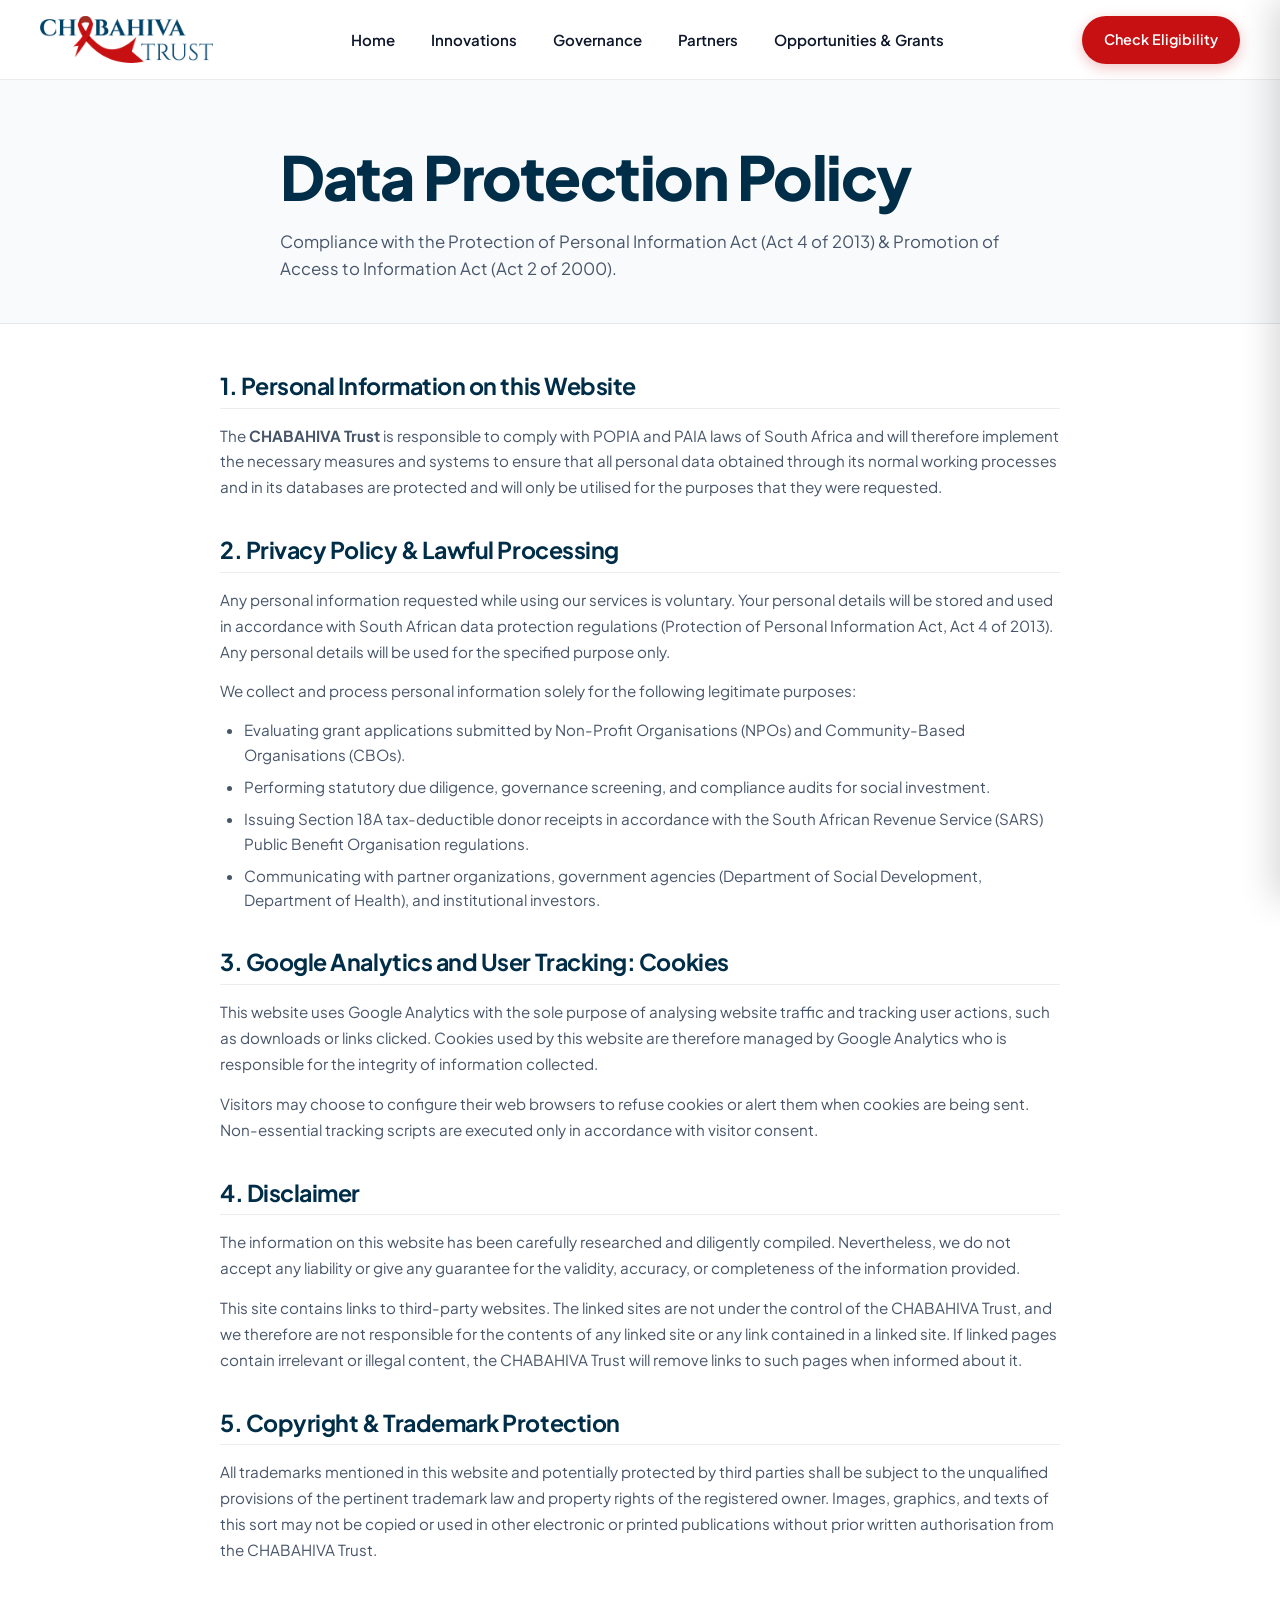
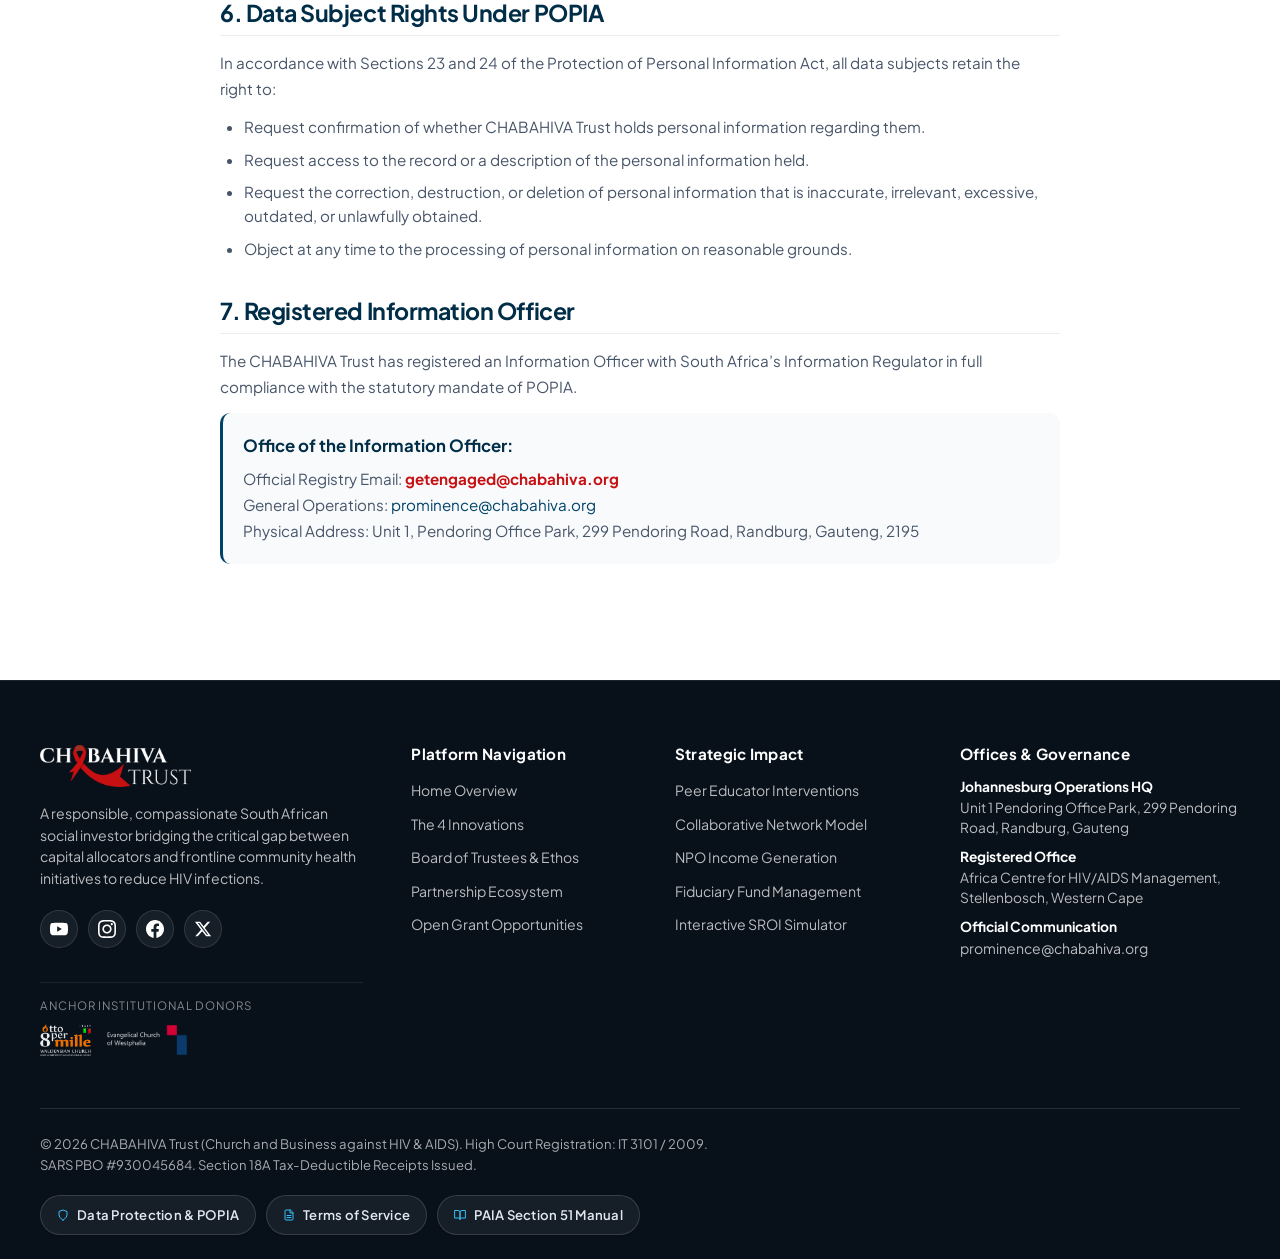
<file: privacy-policy.html>
<!DOCTYPE html>
<html lang="en">
<head>
  <meta charset="UTF-8">
  <meta name="viewport" content="width=device-width, initial-scale=1.0">
  <title>Data Protection & Privacy Policy (POPIA) | CHABAHIVA Trust</title>
  <meta name="description" content="Official Data Protection Policy of CHABAHIVA Trust in compliance with the Protection of Personal Information Act (POPIA Act 4 of 2013) and PAIA.">
  <link rel="icon" type="image/png" href="assets/logos/favicon.png">
  <link rel="apple-touch-icon" href="assets/logos/apple-touch-icon.png">
  <link rel="stylesheet" href="css/style.css">
</head>
<body>
  <!-- Site Header (Strict 3-Zone Architecture) -->
  <header class="site-header">
    <div class="container nav-wrap">
      <!-- Zone 1: Official Logo -->
      <a href="index.html" class="nav-logo" aria-label="CHABAHIVA Trust Home">
        <img src="assets/logos/logo_header.png" alt="CHABAHIVA Trust" width="180" height="50">
      </a>

      <!-- Zone 2: Navigation Links -->
      <nav aria-label="Primary Navigation">
        <ul class="nav-links">
          <li><a href="index.html" class="nav-link">Home</a></li><li><a href="innovations.html" class="nav-link">Innovations</a></li><li><a href="about.html" class="nav-link">Governance</a></li><li><a href="partners.html" class="nav-link">Partners</a></li><li><a href="opportunities.html" class="nav-link">Opportunities & Grants</a></li>
        </ul>
      </nav>

      <!-- Zone 3: CTA Cluster & Mobile Toggle -->
      <div class="nav-actions">
        <a href="opportunities.html#apply" class="btn btn-primary">Check Eligibility</a>
        <button class="mobile-toggle" id="mobileToggle" aria-label="Open Mobile Menu">
          <svg width="24" height="24" viewBox="0 0 24 24" fill="none" stroke="currentColor" stroke-width="2.2" stroke-linecap="round" stroke-linejoin="round">
            <line x1="3" y1="12" x2="21" y2="12"></line>
            <line x1="3" y1="6" x2="21" y2="6"></line>
            <line x1="3" y1="18" x2="21" y2="18"></line>
          </svg>
        </button>
      </div>
    </div>
  </header>

  <!-- Mobile Slide Drawer -->
  <div class="mobile-drawer-backdrop" id="drawerBackdrop"></div>
  <aside class="mobile-drawer" id="mobileDrawer" aria-label="Mobile Navigation">
    <div>
      <div class="drawer-header">
        <img src="assets/logos/logo_header.png" alt="CHABAHIVA Trust" style="height: 38px; width: auto;">
        <button id="closeDrawer" aria-label="Close Mobile Menu" style="padding: 8px; color: var(--color-primary-dark);">
          <svg width="24" height="24" viewBox="0 0 24 24" fill="none" stroke="currentColor" stroke-width="2.2" stroke-linecap="round" stroke-linejoin="round">
            <line x1="18" y1="6" x2="6" y2="18"></line>
            <line x1="6" y1="6" x2="18" y2="18"></line>
          </svg>
        </button>
      </div>
      <ul class="drawer-links">
        <li><a href="index.html" class="drawer-link">Home</a></li><li><a href="innovations.html" class="drawer-link">Innovations</a></li><li><a href="about.html" class="drawer-link">Governance</a></li><li><a href="partners.html" class="drawer-link">Partners</a></li><li><a href="opportunities.html" class="drawer-link">Opportunities & Grants</a></li>
      </ul>
    </div>
    <div style="padding-top: 24px; border-top: 1px solid var(--border-light); display: flex; flex-direction: column; gap: 12px;">
      <a href="opportunities.html#apply" class="btn btn-primary" style="width: 100%;">Check Grant Eligibility</a>
      <p style="font-size: 0.8rem; color: var(--color-text-light); text-align: center;">Master of the High Court Reg: IT 3101/2009<br>SARS PBO: 930045684 (Section 18A)</p>
    </div>
  </aside>


  <section class="legal-page-header">
    <div class="container text-center" style="max-width: 800px; margin: 0 auto;">
      <h1 style="margin: 0 0 16px 0;">Data Protection Policy</h1>
      <p style="font-size: 1.05rem; color: var(--color-text-muted); margin: 0 auto;">
        Compliance with the Protection of Personal Information Act (Act 4 of 2013) & Promotion of Access to Information Act (Act 2 of 2000).
      </p>
    </div>
  </section>

  <main class="container">
    <div class="legal-content-wrap">
      
      <div class="legal-section-block">
        <h2>1. Personal Information on this Website</h2>
        <p>
          The <strong>CHABAHIVA Trust</strong> is responsible to comply with POPIA and PAIA laws of South Africa and will therefore implement the necessary measures and systems to ensure that all personal data obtained through its normal working processes and in its databases are protected and will only be utilised for the purposes that they were requested.
        </p>
      </div>

      <div class="legal-section-block">
        <h2>2. Privacy Policy & Lawful Processing</h2>
        <p>
          Any personal information requested while using our services is voluntary. Your personal details will be stored and used in accordance with South African data protection regulations (Protection of Personal Information Act, Act 4 of 2013). Any personal details will be used for the specified purpose only.
        </p>
        <p>
          We collect and process personal information solely for the following legitimate purposes:
        </p>
        <ul>
          <li>Evaluating grant applications submitted by Non-Profit Organisations (NPOs) and Community-Based Organisations (CBOs).</li>
          <li>Performing statutory due diligence, governance screening, and compliance audits for social investment.</li>
          <li>Issuing Section 18A tax-deductible donor receipts in accordance with the South African Revenue Service (SARS) Public Benefit Organisation regulations.</li>
          <li>Communicating with partner organizations, government agencies (Department of Social Development, Department of Health), and institutional investors.</li>
        </ul>
      </div>

      <div class="legal-section-block">
        <h2>3. Google Analytics and User Tracking: Cookies</h2>
        <p>
          This website uses Google Analytics with the sole purpose of analysing website traffic and tracking user actions, such as downloads or links clicked. Cookies used by this website are therefore managed by Google Analytics who is responsible for the integrity of information collected.
        </p>
        <p>
          Visitors may choose to configure their web browsers to refuse cookies or alert them when cookies are being sent. Non-essential tracking scripts are executed only in accordance with visitor consent.
        </p>
      </div>

      <div class="legal-section-block">
        <h2>4. Disclaimer</h2>
        <p>
          The information on this website has been carefully researched and diligently compiled. Nevertheless, we do not accept any liability or give any guarantee for the validity, accuracy, or completeness of the information provided.
        </p>
        <p>
          This site contains links to third-party websites. The linked sites are not under the control of the CHABAHIVA Trust, and we therefore are not responsible for the contents of any linked site or any link contained in a linked site. If linked pages contain irrelevant or illegal content, the CHABAHIVA Trust will remove links to such pages when informed about it.
        </p>
      </div>

      <div class="legal-section-block">
        <h2>5. Copyright & Trademark Protection</h2>
        <p>
          All trademarks mentioned in this website and potentially protected by third parties shall be subject to the unqualified provisions of the pertinent trademark law and property rights of the registered owner. Images, graphics, and texts of this sort may not be copied or used in other electronic or printed publications without prior written authorisation from the CHABAHIVA Trust.
        </p>
      </div>

      <div class="legal-section-block">
        <h2>6. Data Subject Rights Under POPIA</h2>
        <p>
          In accordance with Sections 23 and 24 of the Protection of Personal Information Act, all data subjects retain the right to:
        </p>
        <ul>
          <li>Request confirmation of whether CHABAHIVA Trust holds personal information regarding them.</li>
          <li>Request access to the record or a description of the personal information held.</li>
          <li>Request the correction, destruction, or deletion of personal information that is inaccurate, irrelevant, excessive, outdated, or unlawfully obtained.</li>
          <li>Object at any time to the processing of personal information on reasonable grounds.</li>
        </ul>
      </div>

      <div class="legal-section-block">
        <h2>7. Registered Information Officer</h2>
        <p>
          The CHABAHIVA Trust has registered an Information Officer with South Africa’s Information Regulator in full compliance with the statutory mandate of POPIA.
        </p>
        <div style="background-color: var(--color-canvas-subtle); padding: 20px; border-radius: var(--radius-md); border-left: 3px solid var(--color-primary); margin-top: 14px;">
          <strong style="color: var(--color-primary-dark); display: block; font-size: 1.05rem;">Office of the Information Officer:</strong>
          <p style="margin: 6px 0 0 0; font-size: 0.95rem;">
            Official Registry Email: <a href="mailto:getengaged@chabahiva.org" style="color: var(--color-accent); font-weight: 700;">getengaged@chabahiva.org</a><br>
            General Operations: <a href="mailto:prominence@chabahiva.org" style="color: var(--color-primary);">prominence@chabahiva.org</a><br>
            Physical Address: Unit 1, Pendoring Office Park, 299 Pendoring Road, Randburg, Gauteng, 2195
          </p>
        </div>
      </div>

    </div>
  </main>

  <!-- Site Footer (Dark Obsidian Protocol) -->
  <footer class="site-footer">
    <div class="container">
      <div class="footer-grid">
        <!-- Col 1: Brand & Social Hub -->
        <div class="footer-brand">
          <a href="index.html" class="footer-logo">
            <img src="assets/logos/logo_footer.png" alt="CHABAHIVA Trust" width="170" height="42">
          </a>
          <p class="footer-bio">
            A responsible, compassionate South African social investor bridging the critical gap between capital allocators and frontline community health initiatives to reduce HIV infections.
          </p>
          <div class="footer-social-cluster">
            <a href="https://www.youtube.com/@chabahivatrust8559" target="_blank" rel="noopener noreferrer" class="footer-social-btn" aria-label="YouTube Channel">
              <svg viewBox="0 0 24 24"><path d="M23.498 6.186a3.016 3.016 0 0 0-2.122-2.136C19.505 3.545 12 3.545 12 3.545s-7.505 0-9.377.505A3.017 3.017 0 0 0 .502 6.186C0 8.07 0 12 0 12s0 3.93.502 5.814a3.016 3.016 0 0 0 2.122 2.136c1.871.505 9.376.505 9.376.505s7.505 0 9.377-.505a3.015 3.015 0 0 0 2.122-2.136C24 15.93 24 12 24 12s0-3.93-.502-5.814zM9.545 15.568V8.432L15.818 12l-6.273 3.568z"/></svg>
            </a>
            <a href="https://www.instagram.com/therealctgiraffe/" target="_blank" rel="noopener noreferrer" class="footer-social-btn" aria-label="Instagram CT Giraffe">
              <svg viewBox="0 0 24 24"><path d="M12 2.163c3.204 0 3.584.012 4.85.07 3.252.148 4.771 1.691 4.919 4.919.058 1.265.069 1.645.069 4.849 0 3.205-.012 3.584-.069 4.849-.149 3.225-1.664 4.771-4.919 4.919-1.266.058-1.644.07-4.85.07-3.204 0-3.584-.012-4.849-.07-3.26-.149-4.771-1.699-4.919-4.92-.058-1.265-.07-1.644-.07-4.849 0-3.204.013-3.583.07-4.849.149-3.227 1.664-4.771 4.919-4.919 1.266-.057 1.645-.069 4.849-.069zm0-2.163c-3.259 0-3.667.014-4.947.072-4.358.2-6.78 2.618-6.98 6.98-.059 1.281-.073 1.689-.073 4.948 0 3.259.014 3.668.072 4.948.2 4.358 2.618 6.78 6.98 6.98 1.281.058 1.689.072 4.948.072 3.259 0 3.668-.014 4.948-.072 4.354-.2 6.782-2.618 6.979-6.98.059-1.28.073-1.689.073-4.948 0-3.259-.014-3.667-.072-4.947-.196-4.354-2.617-6.78-6.979-6.98-1.281-.059-1.69-.073-4.949-.073zm0 5.838c-3.403 0-6.162 2.759-6.162 6.162s2.759 6.163 6.162 6.163 6.162-2.759 6.162-6.163c0-3.403-2.759-6.162-6.162-6.162zm0 10.162c-2.209 0-4-1.79-4-4 0-2.209 1.791-4 4-4s4 1.791 4 4c0 2.21-1.791 4-4 4zm6.406-11.845c-.796 0-1.441.645-1.441 1.44s.645 1.44 1.441 1.44c.795 0 1.439-.645 1.439-1.44s-.644-1.44-1.439-1.44z"/></svg>
            </a>
            <a href="https://www.facebook.com/chabahivatrust" target="_blank" rel="noopener noreferrer" class="footer-social-btn" aria-label="Facebook Page">
              <svg viewBox="0 0 24 24"><path d="M24 12.073c0-6.627-5.373-12-12-12s-12 5.373-12 12c0 5.99 4.388 10.954 10.125 11.854v-8.385H7.078v-3.47h3.047V9.43c0-3.007 1.792-4.669 4.533-4.669 1.312 0 2.686.235 2.686.235v2.953H15.83c-1.491 0-1.956.925-1.956 1.874v2.25h3.328l-.532 3.47h-2.796v8.385C19.612 23.027 24 18.062 24 12.073z"/></svg>
            </a>
            <a href="https://x.com/chabahiva_trust" target="_blank" rel="noopener noreferrer" class="footer-social-btn" aria-label="X (Twitter)">
              <svg viewBox="0 0 24 24"><path d="M18.244 2.25h3.308l-7.227 8.26 8.502 11.24H16.17l-5.214-6.817L4.99 21.75H1.68l7.73-8.835L1.254 2.25H8.08l4.713 6.231zm-1.161 17.52h1.833L7.084 4.126H5.117z"/></svg>
            </a>
          </div>
          <div class="footer-donor-strip">
            <span>Anchor Institutional Donors</span>
            <div class="footer-donor-logos">
              <img src="assets/logos/donor_otto_per_mille_white.png" alt="Supported by Otto per Mille of the Waldensian Church" width="140" height="35" style="height: 32px; width: auto; object-fit: contain;">
              <img src="assets/logos/donor_evangelical_church_westphalia_white.png" alt="Evangelical Church of Westphalia" width="140" height="35" style="height: 30px; width: auto; object-fit: contain;">
            </div>
          </div>
        </div>

        <!-- Col 2: Navigation -->
        <div class="footer-col">
          <h4>Platform Navigation</h4>
          <ul class="footer-links">
            <li><a href="index.html" class="footer-link">Home Overview</a></li>
            <li><a href="innovations.html" class="footer-link">The 4 Innovations</a></li>
            <li><a href="about.html" class="footer-link">Board of Trustees & Ethos</a></li>
            <li><a href="partners.html" class="footer-link">Partnership Ecosystem</a></li>
            <li><a href="opportunities.html" class="footer-link">Open Grant Opportunities</a></li>
          </ul>
        </div>

        <!-- Col 3: Programs & Interventions -->
        <div class="footer-col">
          <h4>Strategic Impact</h4>
          <ul class="footer-links">
            <li><a href="innovations.html" class="footer-link">Peer Educator Interventions</a></li>
            <li><a href="innovations.html" class="footer-link">Collaborative Network Model</a></li>
            <li><a href="innovations.html" class="footer-link">NPO Income Generation</a></li>
            <li><a href="innovations.html" class="footer-link">Fiduciary Fund Management</a></li>
            <li><a href="innovations.html#simulator" class="footer-link">Interactive SROI Simulator</a></li>
          </ul>
        </div>

        <!-- Col 4: Contact & Statutory Details -->
        <div class="footer-col">
          <h4>Offices & Governance</h4>
          <div class="footer-contact-item">
            <strong>Johannesburg Operations HQ</strong>
            Unit 1 Pendoring Office Park, 299 Pendoring Road, Randburg, Gauteng
          </div>
          <div class="footer-contact-item">
            <strong>Registered Office</strong>
            Africa Centre for HIV/AIDS Management, Stellenbosch, Western Cape
          </div>
          <div class="footer-contact-item">
            <strong>Official Communication</strong>
            <a href="mailto:prominence@chabahiva.org" class="footer-link">prominence@chabahiva.org</a>
          </div>
        </div>
      </div>

      <div class="footer-bottom">
        <div class="footer-legal-copy">
          &copy; 2026 CHABAHIVA Trust (Church and Business against HIV &amp; AIDS). High Court Registration: IT 3101 / 2009. SARS PBO #930045684. Section 18A Tax-Deductible Receipts Issued.
        </div>
        <div class="footer-legal-links">
          <a href="privacy-policy.html" class="footer-legal-chip">
            <svg width="12" height="12" viewBox="0 0 24 24" fill="none" stroke="currentColor" stroke-width="2" stroke-linecap="round" stroke-linejoin="round" aria-hidden="true"><path d="M12 22s8-4 8-10V5l-8-3-8 3v7c0 6 8 10 8 10z"></path></svg>
            <span>Data Protection &amp; POPIA</span>
          </a>
          <a href="terms-of-service.html" class="footer-legal-chip">
            <svg width="12" height="12" viewBox="0 0 24 24" fill="none" stroke="currentColor" stroke-width="2" stroke-linecap="round" stroke-linejoin="round" aria-hidden="true"><path d="M14 2H6a2 2 0 0 0-2 2v16a2 2 0 0 0 2 2h12a2 2 0 0 0 2-2V8z"></path><polyline points="14 2 14 8 20 8"></polyline><line x1="16" y1="13" x2="8" y2="13"></line><line x1="16" y1="17" x2="8" y2="17"></line></svg>
            <span>Terms of Service</span>
          </a>
          <a href="paia-manual.html" class="footer-legal-chip">
            <svg width="12" height="12" viewBox="0 0 24 24" fill="none" stroke="currentColor" stroke-width="2" stroke-linecap="round" stroke-linejoin="round" aria-hidden="true"><path d="M2 3h6a4 4 0 0 1 4 4v14a3 3 0 0 0-3-3H2z"></path><path d="M22 3h-6a4 4 0 0 0-4 4v14a3 3 0 0 1 3-3h7z"></path></svg>
            <span>PAIA Section 51 Manual</span>
          </a>
        </div>
      </div>
    </div>
  </footer>

  <script src="js/main.js"></script>
</body>
</html>
</file>
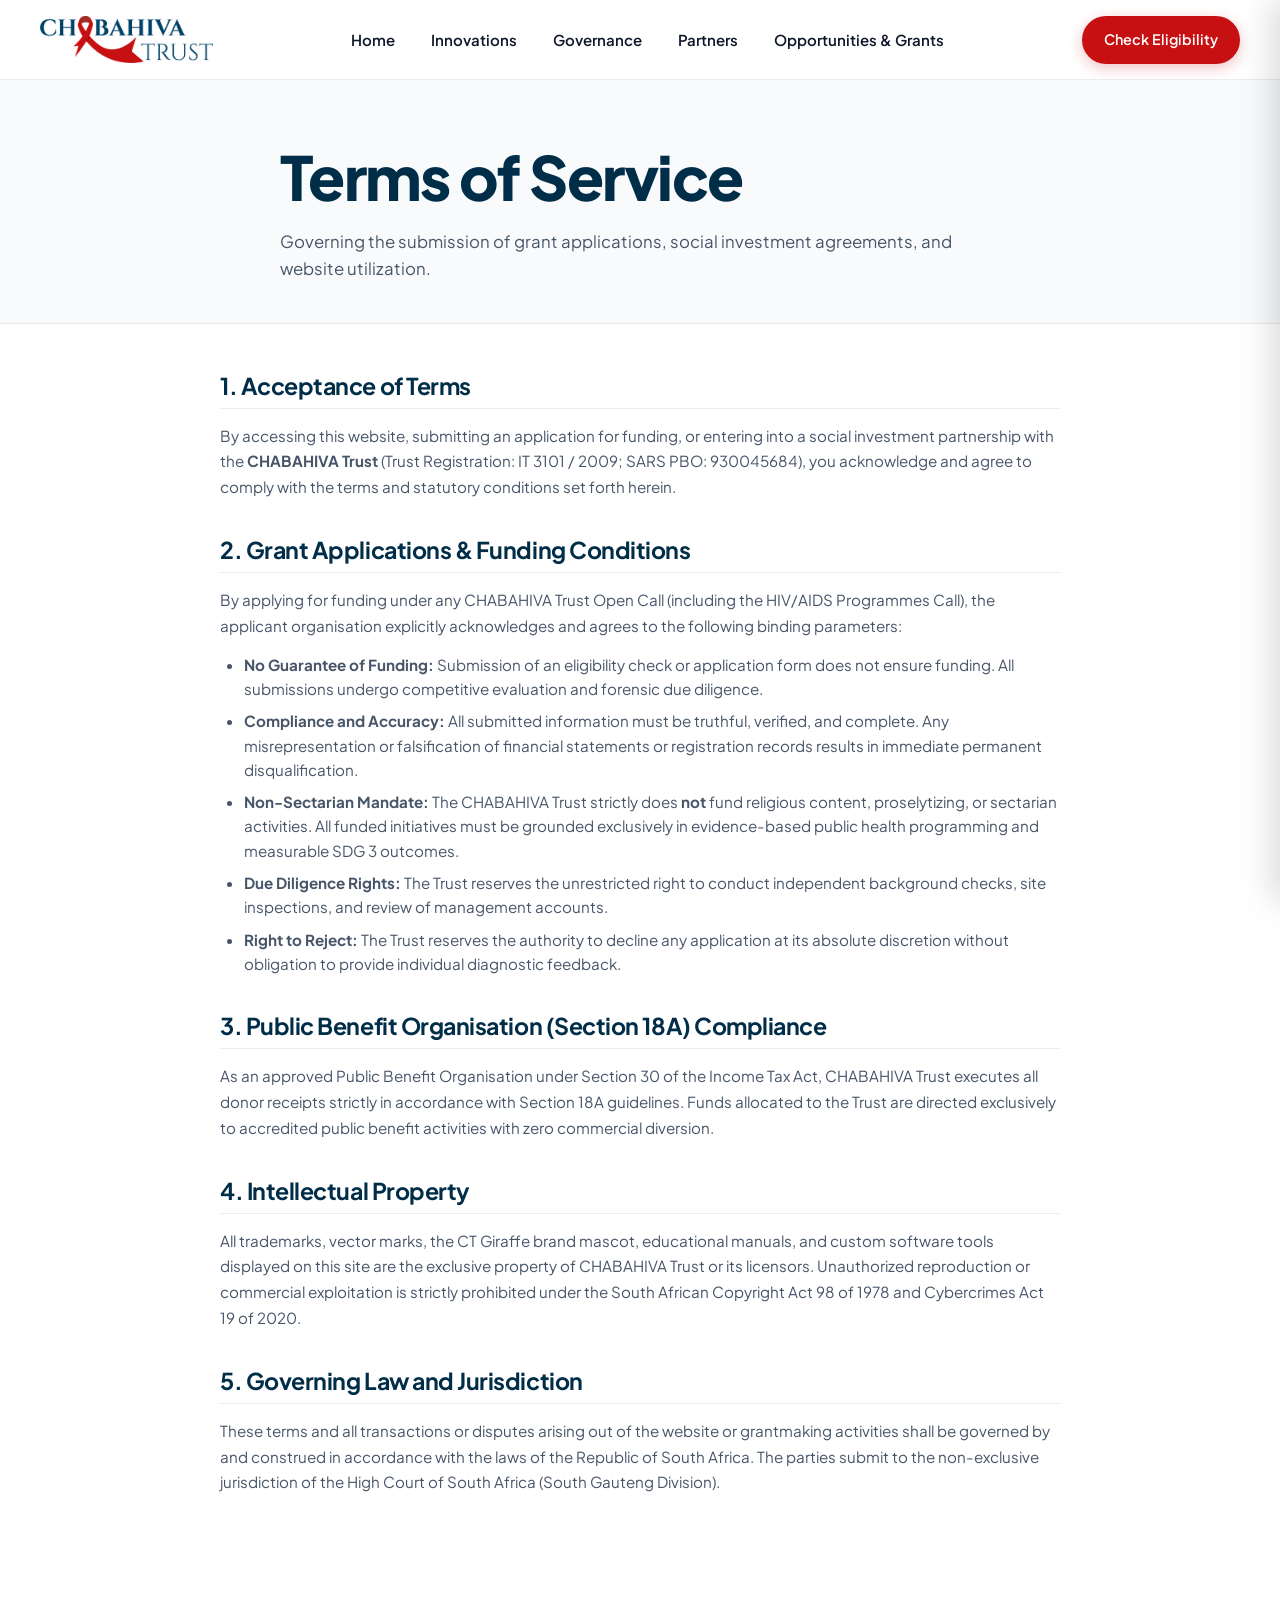
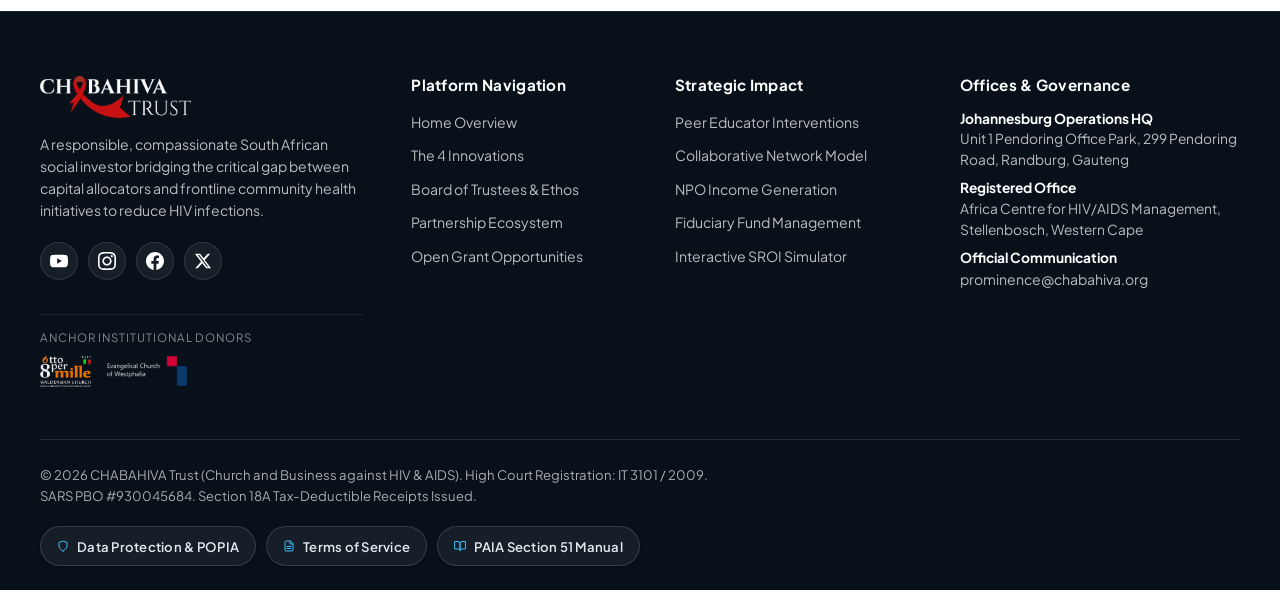
<file: terms-of-service.html>
<!DOCTYPE html>
<html lang="en">
<head>
  <meta charset="UTF-8">
  <meta name="viewport" content="width=device-width, initial-scale=1.0">
  <title>Terms of Service & Grant Engagement | CHABAHIVA Trust</title>
  <meta name="description" content="Terms of service, grantmaking parameters, non-sectarian policies, and governance conditions for CHABAHIVA Trust.">
  <link rel="icon" type="image/png" href="assets/logos/favicon.png">
  <link rel="apple-touch-icon" href="assets/logos/apple-touch-icon.png">
  <link rel="stylesheet" href="css/style.css">
</head>
<body>
  <!-- Site Header (Strict 3-Zone Architecture) -->
  <header class="site-header">
    <div class="container nav-wrap">
      <!-- Zone 1: Official Logo -->
      <a href="index.html" class="nav-logo" aria-label="CHABAHIVA Trust Home">
        <img src="assets/logos/logo_header.png" alt="CHABAHIVA Trust" width="180" height="50">
      </a>

      <!-- Zone 2: Navigation Links -->
      <nav aria-label="Primary Navigation">
        <ul class="nav-links">
          <li><a href="index.html" class="nav-link">Home</a></li><li><a href="innovations.html" class="nav-link">Innovations</a></li><li><a href="about.html" class="nav-link">Governance</a></li><li><a href="partners.html" class="nav-link">Partners</a></li><li><a href="opportunities.html" class="nav-link">Opportunities & Grants</a></li>
        </ul>
      </nav>

      <!-- Zone 3: CTA Cluster & Mobile Toggle -->
      <div class="nav-actions">
        <a href="opportunities.html#apply" class="btn btn-primary">Check Eligibility</a>
        <button class="mobile-toggle" id="mobileToggle" aria-label="Open Mobile Menu">
          <svg width="24" height="24" viewBox="0 0 24 24" fill="none" stroke="currentColor" stroke-width="2.2" stroke-linecap="round" stroke-linejoin="round">
            <line x1="3" y1="12" x2="21" y2="12"></line>
            <line x1="3" y1="6" x2="21" y2="6"></line>
            <line x1="3" y1="18" x2="21" y2="18"></line>
          </svg>
        </button>
      </div>
    </div>
  </header>

  <!-- Mobile Slide Drawer -->
  <div class="mobile-drawer-backdrop" id="drawerBackdrop"></div>
  <aside class="mobile-drawer" id="mobileDrawer" aria-label="Mobile Navigation">
    <div>
      <div class="drawer-header">
        <img src="assets/logos/logo_header.png" alt="CHABAHIVA Trust" style="height: 38px; width: auto;">
        <button id="closeDrawer" aria-label="Close Mobile Menu" style="padding: 8px; color: var(--color-primary-dark);">
          <svg width="24" height="24" viewBox="0 0 24 24" fill="none" stroke="currentColor" stroke-width="2.2" stroke-linecap="round" stroke-linejoin="round">
            <line x1="18" y1="6" x2="6" y2="18"></line>
            <line x1="6" y1="6" x2="18" y2="18"></line>
          </svg>
        </button>
      </div>
      <ul class="drawer-links">
        <li><a href="index.html" class="drawer-link">Home</a></li><li><a href="innovations.html" class="drawer-link">Innovations</a></li><li><a href="about.html" class="drawer-link">Governance</a></li><li><a href="partners.html" class="drawer-link">Partners</a></li><li><a href="opportunities.html" class="drawer-link">Opportunities & Grants</a></li>
      </ul>
    </div>
    <div style="padding-top: 24px; border-top: 1px solid var(--border-light); display: flex; flex-direction: column; gap: 12px;">
      <a href="opportunities.html#apply" class="btn btn-primary" style="width: 100%;">Check Grant Eligibility</a>
      <p style="font-size: 0.8rem; color: var(--color-text-light); text-align: center;">Master of the High Court Reg: IT 3101/2009<br>SARS PBO: 930045684 (Section 18A)</p>
    </div>
  </aside>


  <section class="legal-page-header">
    <div class="container text-center" style="max-width: 800px; margin: 0 auto;">
      <h1 style="margin: 0 0 16px 0;">Terms of Service</h1>
      <p style="font-size: 1.05rem; color: var(--color-text-muted); margin: 0 auto;">
        Governing the submission of grant applications, social investment agreements, and website utilization.
      </p>
    </div>
  </section>

  <main class="container">
    <div class="legal-content-wrap">
      
      <div class="legal-section-block">
        <h2>1. Acceptance of Terms</h2>
        <p>
          By accessing this website, submitting an application for funding, or entering into a social investment partnership with the <strong>CHABAHIVA Trust</strong> (Trust Registration: IT 3101 / 2009; SARS PBO: 930045684), you acknowledge and agree to comply with the terms and statutory conditions set forth herein.
        </p>
      </div>

      <div class="legal-section-block">
        <h2>2. Grant Applications & Funding Conditions</h2>
        <p>
          By applying for funding under any CHABAHIVA Trust Open Call (including the HIV/AIDS Programmes Call), the applicant organisation explicitly acknowledges and agrees to the following binding parameters:
        </p>
        <ul>
          <li><strong>No Guarantee of Funding:</strong> Submission of an eligibility check or application form does not ensure funding. All submissions undergo competitive evaluation and forensic due diligence.</li>
          <li><strong>Compliance and Accuracy:</strong> All submitted information must be truthful, verified, and complete. Any misrepresentation or falsification of financial statements or registration records results in immediate permanent disqualification.</li>
          <li><strong>Non-Sectarian Mandate:</strong> The CHABAHIVA Trust strictly does <strong>not</strong> fund religious content, proselytizing, or sectarian activities. All funded initiatives must be grounded exclusively in evidence-based public health programming and measurable SDG 3 outcomes.</li>
          <li><strong>Due Diligence Rights:</strong> The Trust reserves the unrestricted right to conduct independent background checks, site inspections, and review of management accounts.</li>
          <li><strong>Right to Reject:</strong> The Trust reserves the authority to decline any application at its absolute discretion without obligation to provide individual diagnostic feedback.</li>
        </ul>
      </div>

      <div class="legal-section-block">
        <h2>3. Public Benefit Organisation (Section 18A) Compliance</h2>
        <p>
          As an approved Public Benefit Organisation under Section 30 of the Income Tax Act, CHABAHIVA Trust executes all donor receipts strictly in accordance with Section 18A guidelines. Funds allocated to the Trust are directed exclusively to accredited public benefit activities with zero commercial diversion.
        </p>
      </div>

      <div class="legal-section-block">
        <h2>4. Intellectual Property</h2>
        <p>
          All trademarks, vector marks, the CT Giraffe brand mascot, educational manuals, and custom software tools displayed on this site are the exclusive property of CHABAHIVA Trust or its licensors. Unauthorized reproduction or commercial exploitation is strictly prohibited under the South African Copyright Act 98 of 1978 and Cybercrimes Act 19 of 2020.
        </p>
      </div>

      <div class="legal-section-block">
        <h2>5. Governing Law and Jurisdiction</h2>
        <p>
          These terms and all transactions or disputes arising out of the website or grantmaking activities shall be governed by and construed in accordance with the laws of the Republic of South Africa. The parties submit to the non-exclusive jurisdiction of the High Court of South Africa (South Gauteng Division).
        </p>
      </div>

    </div>
  </main>

  <!-- Site Footer (Dark Obsidian Protocol) -->
  <footer class="site-footer">
    <div class="container">
      <div class="footer-grid">
        <!-- Col 1: Brand & Social Hub -->
        <div class="footer-brand">
          <a href="index.html" class="footer-logo">
            <img src="assets/logos/logo_footer.png" alt="CHABAHIVA Trust" width="170" height="42">
          </a>
          <p class="footer-bio">
            A responsible, compassionate South African social investor bridging the critical gap between capital allocators and frontline community health initiatives to reduce HIV infections.
          </p>
          <div class="footer-social-cluster">
            <a href="https://www.youtube.com/@chabahivatrust8559" target="_blank" rel="noopener noreferrer" class="footer-social-btn" aria-label="YouTube Channel">
              <svg viewBox="0 0 24 24"><path d="M23.498 6.186a3.016 3.016 0 0 0-2.122-2.136C19.505 3.545 12 3.545 12 3.545s-7.505 0-9.377.505A3.017 3.017 0 0 0 .502 6.186C0 8.07 0 12 0 12s0 3.93.502 5.814a3.016 3.016 0 0 0 2.122 2.136c1.871.505 9.376.505 9.376.505s7.505 0 9.377-.505a3.015 3.015 0 0 0 2.122-2.136C24 15.93 24 12 24 12s0-3.93-.502-5.814zM9.545 15.568V8.432L15.818 12l-6.273 3.568z"/></svg>
            </a>
            <a href="https://www.instagram.com/therealctgiraffe/" target="_blank" rel="noopener noreferrer" class="footer-social-btn" aria-label="Instagram CT Giraffe">
              <svg viewBox="0 0 24 24"><path d="M12 2.163c3.204 0 3.584.012 4.85.07 3.252.148 4.771 1.691 4.919 4.919.058 1.265.069 1.645.069 4.849 0 3.205-.012 3.584-.069 4.849-.149 3.225-1.664 4.771-4.919 4.919-1.266.058-1.644.07-4.85.07-3.204 0-3.584-.012-4.849-.07-3.26-.149-4.771-1.699-4.919-4.92-.058-1.265-.07-1.644-.07-4.849 0-3.204.013-3.583.07-4.849.149-3.227 1.664-4.771 4.919-4.919 1.266-.057 1.645-.069 4.849-.069zm0-2.163c-3.259 0-3.667.014-4.947.072-4.358.2-6.78 2.618-6.98 6.98-.059 1.281-.073 1.689-.073 4.948 0 3.259.014 3.668.072 4.948.2 4.358 2.618 6.78 6.98 6.98 1.281.058 1.689.072 4.948.072 3.259 0 3.668-.014 4.948-.072 4.354-.2 6.782-2.618 6.979-6.98.059-1.28.073-1.689.073-4.948 0-3.259-.014-3.667-.072-4.947-.196-4.354-2.617-6.78-6.979-6.98-1.281-.059-1.69-.073-4.949-.073zm0 5.838c-3.403 0-6.162 2.759-6.162 6.162s2.759 6.163 6.162 6.163 6.162-2.759 6.162-6.163c0-3.403-2.759-6.162-6.162-6.162zm0 10.162c-2.209 0-4-1.79-4-4 0-2.209 1.791-4 4-4s4 1.791 4 4c0 2.21-1.791 4-4 4zm6.406-11.845c-.796 0-1.441.645-1.441 1.44s.645 1.44 1.441 1.44c.795 0 1.439-.645 1.439-1.44s-.644-1.44-1.439-1.44z"/></svg>
            </a>
            <a href="https://www.facebook.com/chabahivatrust" target="_blank" rel="noopener noreferrer" class="footer-social-btn" aria-label="Facebook Page">
              <svg viewBox="0 0 24 24"><path d="M24 12.073c0-6.627-5.373-12-12-12s-12 5.373-12 12c0 5.99 4.388 10.954 10.125 11.854v-8.385H7.078v-3.47h3.047V9.43c0-3.007 1.792-4.669 4.533-4.669 1.312 0 2.686.235 2.686.235v2.953H15.83c-1.491 0-1.956.925-1.956 1.874v2.25h3.328l-.532 3.47h-2.796v8.385C19.612 23.027 24 18.062 24 12.073z"/></svg>
            </a>
            <a href="https://x.com/chabahiva_trust" target="_blank" rel="noopener noreferrer" class="footer-social-btn" aria-label="X (Twitter)">
              <svg viewBox="0 0 24 24"><path d="M18.244 2.25h3.308l-7.227 8.26 8.502 11.24H16.17l-5.214-6.817L4.99 21.75H1.68l7.73-8.835L1.254 2.25H8.08l4.713 6.231zm-1.161 17.52h1.833L7.084 4.126H5.117z"/></svg>
            </a>
          </div>
          <div class="footer-donor-strip">
            <span>Anchor Institutional Donors</span>
            <div class="footer-donor-logos">
              <img src="assets/logos/donor_otto_per_mille_white.png" alt="Supported by Otto per Mille of the Waldensian Church" width="140" height="35" style="height: 32px; width: auto; object-fit: contain;">
              <img src="assets/logos/donor_evangelical_church_westphalia_white.png" alt="Evangelical Church of Westphalia" width="140" height="35" style="height: 30px; width: auto; object-fit: contain;">
            </div>
          </div>
        </div>

        <!-- Col 2: Navigation -->
        <div class="footer-col">
          <h4>Platform Navigation</h4>
          <ul class="footer-links">
            <li><a href="index.html" class="footer-link">Home Overview</a></li>
            <li><a href="innovations.html" class="footer-link">The 4 Innovations</a></li>
            <li><a href="about.html" class="footer-link">Board of Trustees & Ethos</a></li>
            <li><a href="partners.html" class="footer-link">Partnership Ecosystem</a></li>
            <li><a href="opportunities.html" class="footer-link">Open Grant Opportunities</a></li>
          </ul>
        </div>

        <!-- Col 3: Programs & Interventions -->
        <div class="footer-col">
          <h4>Strategic Impact</h4>
          <ul class="footer-links">
            <li><a href="innovations.html" class="footer-link">Peer Educator Interventions</a></li>
            <li><a href="innovations.html" class="footer-link">Collaborative Network Model</a></li>
            <li><a href="innovations.html" class="footer-link">NPO Income Generation</a></li>
            <li><a href="innovations.html" class="footer-link">Fiduciary Fund Management</a></li>
            <li><a href="innovations.html#simulator" class="footer-link">Interactive SROI Simulator</a></li>
          </ul>
        </div>

        <!-- Col 4: Contact & Statutory Details -->
        <div class="footer-col">
          <h4>Offices & Governance</h4>
          <div class="footer-contact-item">
            <strong>Johannesburg Operations HQ</strong>
            Unit 1 Pendoring Office Park, 299 Pendoring Road, Randburg, Gauteng
          </div>
          <div class="footer-contact-item">
            <strong>Registered Office</strong>
            Africa Centre for HIV/AIDS Management, Stellenbosch, Western Cape
          </div>
          <div class="footer-contact-item">
            <strong>Official Communication</strong>
            <a href="mailto:prominence@chabahiva.org" class="footer-link">prominence@chabahiva.org</a>
          </div>
        </div>
      </div>

      <div class="footer-bottom">
        <div class="footer-legal-copy">
          &copy; 2026 CHABAHIVA Trust (Church and Business against HIV &amp; AIDS). High Court Registration: IT 3101 / 2009. SARS PBO #930045684. Section 18A Tax-Deductible Receipts Issued.
        </div>
        <div class="footer-legal-links">
          <a href="privacy-policy.html" class="footer-legal-chip">
            <svg width="12" height="12" viewBox="0 0 24 24" fill="none" stroke="currentColor" stroke-width="2" stroke-linecap="round" stroke-linejoin="round" aria-hidden="true"><path d="M12 22s8-4 8-10V5l-8-3-8 3v7c0 6 8 10 8 10z"></path></svg>
            <span>Data Protection &amp; POPIA</span>
          </a>
          <a href="terms-of-service.html" class="footer-legal-chip">
            <svg width="12" height="12" viewBox="0 0 24 24" fill="none" stroke="currentColor" stroke-width="2" stroke-linecap="round" stroke-linejoin="round" aria-hidden="true"><path d="M14 2H6a2 2 0 0 0-2 2v16a2 2 0 0 0 2 2h12a2 2 0 0 0 2-2V8z"></path><polyline points="14 2 14 8 20 8"></polyline><line x1="16" y1="13" x2="8" y2="13"></line><line x1="16" y1="17" x2="8" y2="17"></line></svg>
            <span>Terms of Service</span>
          </a>
          <a href="paia-manual.html" class="footer-legal-chip">
            <svg width="12" height="12" viewBox="0 0 24 24" fill="none" stroke="currentColor" stroke-width="2" stroke-linecap="round" stroke-linejoin="round" aria-hidden="true"><path d="M2 3h6a4 4 0 0 1 4 4v14a3 3 0 0 0-3-3H2z"></path><path d="M22 3h-6a4 4 0 0 0-4 4v14a3 3 0 0 1 3-3h7z"></path></svg>
            <span>PAIA Section 51 Manual</span>
          </a>
        </div>
      </div>
    </div>
  </footer>

  <script src="js/main.js"></script>
</body>
</html>
</file>
<file: css/style.css>
/* ==========================================================================
   CHABAHIVA Trust — Sovereign Healthcare Design System
   Built for high-performance, accessibility (WCAG 2.2 AA), and institutional authority
   ========================================================================== */

@import url('https://fonts.googleapis.com/css2?family=Plus+Jakarta+Sans:wght@400;500;600;700;800&family=Inter:wght@400;500;600&display=swap');

:root {
  /* Brand Identity Tokens */
  --color-primary: #004369;
  --color-primary-dark: #002D47;
  --color-primary-light: #0A5C8C;
  --color-primary-surface: rgba(0, 67, 105, 0.05);

  --color-accent: #C71012;
  --color-accent-hover: #A50D0E;
  --color-accent-subtle: rgba(199, 16, 18, 0.08);
  --color-accent-border: rgba(199, 16, 18, 0.2);

  --color-gold: #F59E0B;
  --color-gold-hover: #D97706;
  --color-gold-subtle: rgba(245, 158, 11, 0.12);

  /* Canvases & Surfaces */
  --color-canvas-light: #FFFFFF;
  --color-canvas-subtle: #F8FAFC;
  --color-canvas-slate: #F1F5F9;
  --color-canvas-dark: #08101A;
  --color-canvas-dark-surface: #0E1B2B;
  --color-canvas-dark-elevated: #16263A;

  /* Typography */
  --color-text-main: #0F172A;
  --color-text-muted: #475569;
  --color-text-light: #64748B;
  --color-text-white: #FFFFFF;
  --color-text-white-muted: rgba(255, 255, 255, 0.72);

  /* Borders & Dividers */
  --border-light: rgba(15, 23, 42, 0.08);
  --border-subtle: rgba(15, 23, 42, 0.05);
  --border-dark: rgba(255, 255, 255, 0.1);
  --border-focus: rgba(0, 67, 105, 0.35);

  /* Radii */
  --radius-sm: 6px;
  --radius-md: 10px;
  --radius-lg: 16px;
  --radius-xl: 24px;
  --radius-full: 9999px;

  /* Elevations */
  --shadow-sm: 0 1px 2px rgba(0, 0, 0, 0.04);
  --shadow-card: 0 4px 20px -2px rgba(0, 67, 105, 0.06);
  --shadow-hover: 0 16px 36px -4px rgba(0, 67, 105, 0.12);
  --shadow-glow: 0 0 24px rgba(199, 16, 18, 0.18);

  /* Geometry */
  --nav-height: 80px;
  --container-max: 1280px;

  /* Emil Kowalski Motion Tokens */
  --ease-out: cubic-bezier(0.23, 1, 0.32, 1);
  --ease-reveal: cubic-bezier(0.16, 1, 0.3, 1);
  --ease-in-out: cubic-bezier(0.77, 0, 0.175, 1);
  --ease-drawer: cubic-bezier(0.32, 0.72, 0, 1);
  --duration-fast: 140ms;
  --duration-normal: 220ms;
  --duration-reveal: 650ms;
}

/* Base Reset */
*, *::before, *::after {
  box-sizing: border-box;
  margin: 0;
  padding: 0;
}

html {
  font-size: 16px;
  scroll-behavior: smooth;
  -webkit-font-smoothing: antialiased;
  -moz-osx-font-smoothing: grayscale;
  overflow-x: hidden;
  max-width: 100%;
  width: 100%;
}

body {
  font-family: 'Plus Jakarta Sans', system-ui, -apple-system, sans-serif;
  color: var(--color-text-main);
  background-color: var(--color-canvas-light);
  line-height: 1.6;
  overflow-x: hidden;
  max-width: 100%;
  width: 100%;
  position: relative;
}

img, svg, video {
  display: block;
  max-width: 100%;
}

a {
  color: inherit;
  text-decoration: none;
  transition: color 0.18s var(--ease-out), background-color 0.18s var(--ease-out), border-color 0.18s var(--ease-out), opacity 0.18s var(--ease-out);
}

button, input, select, textarea {
  font: inherit;
}

button {
  cursor: pointer;
  border: none;
  background: none;
}

/* Typography Standards */
h1, h2, h3, h4, h5, h6 {
  font-weight: 700;
  color: var(--color-primary-dark);
  line-height: 1.2;
}

h1 {
  font-size: clamp(2.3rem, 4.8vw, 3.8rem);
  letter-spacing: -0.025em;
  text-wrap: balance;
  font-weight: 800;
}

h2 {
  font-size: clamp(1.75rem, 3.2vw, 2.6rem);
  letter-spacing: -0.02em;
  text-wrap: balance;
}

h3 {
  font-size: clamp(1.25rem, 2vw, 1.6rem);
  letter-spacing: -0.015em;
}

p {
  color: var(--color-text-muted);
  text-wrap: pretty;
  max-width: 68ch;
}

.text-white {
  color: var(--color-text-white) !important;
}

.text-muted {
  color: var(--color-text-muted);
}

.text-crimson {
  color: var(--color-accent);
}

.text-gold {
  color: var(--color-gold);
}

/* Container */
.container {
  width: 100%;
  max-width: var(--container-max);
  margin-left: auto;
  margin-right: auto;
  padding-left: clamp(20px, 4vw, 40px);
  padding-right: clamp(20px, 4vw, 40px);
}

/* ==========================================================================
   Buttons & Interactive Micro-Components (Strictly >= 48px footprint)
   ========================================================================== */
.btn {
  display: inline-flex;
  align-items: center;
  justify-content: center;
  gap: 10px;
  min-height: 48px;
  min-width: 48px;
  padding: 12px 26px;
  border-radius: var(--radius-md);
  font-weight: 600;
  font-size: 0.95rem;
  transition: transform 0.18s var(--ease-out), background-color 0.18s var(--ease-out), border-color 0.18s var(--ease-out), box-shadow 0.18s var(--ease-out), color 0.18s var(--ease-out);
  text-align: center;
  user-select: none;
}

.btn:active {
  transform: scale(0.97);
}

.btn-primary {
  background-color: var(--color-accent);
  color: var(--color-text-white);
  box-shadow: 0 4px 14px rgba(199, 16, 18, 0.25);
}

.btn-primary:hover {
  background-color: var(--color-accent-hover);
  box-shadow: 0 6px 20px rgba(199, 16, 18, 0.35);
  transform: translateY(-2px);
}

.btn-secondary {
  background-color: var(--color-primary);
  color: var(--color-text-white);
  box-shadow: 0 4px 14px rgba(0, 67, 105, 0.2);
}

.btn-secondary:hover {
  background-color: var(--color-primary-dark);
  box-shadow: 0 6px 20px rgba(0, 67, 105, 0.3);
  transform: translateY(-2px);
}

.btn-outline {
  background-color: transparent;
  color: var(--color-primary);
  border: 1.5px solid var(--color-primary);
}

.btn-outline:hover {
  background-color: var(--color-primary-surface);
  transform: translateY(-2px);
}

.btn-outline-white {
  background-color: transparent;
  color: var(--color-text-white);
  border: 1.5px solid rgba(255, 255, 255, 0.3);
}

.btn-outline-white:hover {
  background-color: rgba(255, 255, 255, 0.1);
  border-color: rgba(255, 255, 255, 0.6);
  transform: translateY(-2px);
}

/* ==========================================================================
   Header & Navigation Standards (Strict 3-Zone Architecture)
   ========================================================================== */
.site-header {
  position: sticky;
  top: 0;
  z-index: 1000;
  height: var(--nav-height);
  background-color: rgba(255, 255, 255, 0.94);
  backdrop-filter: blur(12px);
  -webkit-backdrop-filter: blur(12px);
  border-bottom: 1px solid var(--border-light);
  display: flex;
  align-items: center;
  transition: background-color 0.22s var(--ease-out), border-color 0.22s var(--ease-out), box-shadow 0.22s var(--ease-out);
}

.nav-wrap {
  display: flex;
  align-items: center;
  justify-content: space-between;
  width: 100%;
}

/* Zone 1: Official Logo ONLY */
.nav-logo {
  display: flex;
  align-items: center;
  min-height: 48px;
}

.nav-logo img {
  height: 48px;
  width: auto;
  object-fit: contain;
}

/* Zone 2: Navigation Links */
.nav-links {
  display: flex;
  align-items: center;
  gap: 28px;
  list-style: none;
}

.nav-link {
  font-size: 0.94rem;
  font-weight: 600;
  color: var(--color-text-main);
  padding: 8px 4px;
  position: relative;
  transition: color 0.18s var(--ease-out);
}

.nav-link::after {
  content: '';
  position: absolute;
  bottom: 0;
  left: 0;
  right: 0;
  height: 2px;
  background-color: var(--color-accent);
  border-radius: var(--radius-full);
  transform: scaleX(0);
  transform-origin: center;
  transition: transform 0.24s var(--ease-out);
}

.nav-link:hover {
  color: var(--color-accent);
}

.nav-link:hover::after,
.nav-link.active::after {
  transform: scaleX(1);
}

.nav-link.active {
  color: var(--color-accent);
}

/* Zone 3: CTA Cluster */
.nav-actions {
  display: flex;
  align-items: center;
  gap: 16px;
}

.site-header .nav-actions .btn {
  padding: 10px 22px;
  font-size: 0.9rem;
  font-weight: 600;
  border-radius: var(--radius-full);
  white-space: nowrap;
}

.nav-phone {
  display: flex;
  align-items: center;
  gap: 8px;
  font-size: 0.9rem;
  font-weight: 600;
  color: var(--color-primary);
  min-height: 48px;
  padding: 0 10px;
}

.nav-phone:hover {
  color: var(--color-accent);
}

/* Mobile Toggle */
.mobile-toggle {
  display: none;
  min-height: 48px;
  min-width: 48px;
  align-items: center;
  justify-content: center;
  color: var(--color-primary-dark);
}

/* Mobile Slide Drawer */
.mobile-drawer {
  position: fixed;
  top: 0;
  right: 0;
  width: 100%;
  max-width: 360px;
  height: 100vh;
  height: 100dvh;
  background-color: var(--color-canvas-light);
  box-shadow: -8px 0 32px rgba(0, 0, 0, 0.15);
  z-index: 1050;
  padding: 24px;
  display: flex;
  flex-direction: column;
  justify-content: space-between;
  transform: translateX(100%);
  transition: transform 0.32s var(--ease-drawer);
  will-change: transform;
  overflow-y: auto;
}

.mobile-drawer.open {
  transform: translateX(0);
}

.mobile-drawer-backdrop {
  position: fixed;
  inset: 0;
  background-color: rgba(8, 16, 26, 0.6);
  backdrop-filter: blur(4px);
  z-index: 1040;
  opacity: 0;
  pointer-events: none;
  transition: opacity 0.25s ease;
}

.mobile-drawer-backdrop.open {
  opacity: 1;
  pointer-events: auto;
}

.drawer-header {
  display: flex;
  align-items: center;
  justify-content: space-between;
  padding-bottom: 20px;
  border-bottom: 1px solid var(--border-light);
}

.drawer-links {
  list-style: none;
  display: flex;
  flex-direction: column;
  gap: 8px;
  margin-top: 24px;
}

.drawer-link {
  display: flex;
  align-items: center;
  min-height: 48px;
  padding: 10px 14px;
  border-radius: var(--radius-md);
  font-weight: 600;
  font-size: 1.05rem;
  color: var(--color-text-main);
}

.drawer-link:hover,
.drawer-link.active {
  background-color: var(--color-primary-surface);
  color: var(--color-accent);
}

/* ==========================================================================
   Hero Section Geometry
   ========================================================================== */
.hero-section {
  position: relative;
  min-height: calc(100dvh - var(--nav-height));
  display: flex;
  align-items: center;
  padding-top: clamp(40px, 6vh, 80px);
  padding-bottom: clamp(40px, 6vh, 80px);
  background: radial-gradient(120% 100% at 50% 0%, #FFFFFF 0%, #F1F5F9 100%);
  border-bottom: 1px solid var(--border-light);
}

.hero-grid {
  display: grid;
  grid-template-columns: 1.2fr 0.8fr;
  gap: clamp(32px, 5vw, 64px);
  align-items: center;
}

.hero-content {
  display: flex;
  flex-direction: column;
  gap: 20px;
}

.hero-headline {
  color: var(--color-primary-dark);
}

.hero-headline span.highlight {
  color: var(--color-accent);
}

.hero-description {
  font-size: clamp(1.05rem, 1.4vw, 1.25rem);
  line-height: 1.6;
  color: var(--color-text-muted);
}

.hero-actions {
  display: flex;
  flex-wrap: wrap;
  gap: 16px;
  margin-top: 8px;
}

.hero-trust-bar {
  display: flex;
  flex-wrap: wrap;
  gap: 24px;
  padding-top: 20px;
  border-top: 1px solid var(--border-light);
  margin-top: 12px;
}

.trust-item {
  display: flex;
  flex-direction: column;
  gap: 2px;
}

.trust-item strong {
  font-size: 0.92rem;
  font-weight: 700;
  color: var(--color-primary-dark);
}

.trust-item span {
  font-size: 0.82rem;
  color: var(--color-text-light);
}

.hero-visual {
  position: relative;
  display: flex;
  justify-content: center;
  align-items: center;
}

.hero-card-stack {
  position: relative;
  width: 100%;
  max-width: 440px;
}

.hero-main-card {
  background-color: var(--color-canvas-light);
  border: 1px solid var(--border-light);
  border-radius: var(--radius-xl);
  padding: 32px 28px;
  box-shadow: var(--shadow-card);
  position: relative;
  z-index: 2;
}

.hero-main-card h3 {
  padding-right: 84px;
}

.hero-floating-mascot {
  position: absolute;
  top: -24px;
  right: -8px;
  width: 96px;
  height: auto;
  z-index: 3;
  filter: drop-shadow(0 8px 16px rgba(0, 0, 0, 0.12));
  animation: gentleFloat 4s ease-in-out infinite;
  pointer-events: none;
}

@keyframes gentleFloat {
  0%, 100% { transform: translateY(0); }
  50% { transform: translateY(-8px); }
}

/* ==========================================================================
   Frontline Field Results & Operational Health Outcomes (TTMC Partnership)
   ========================================================================== */
.metric-ribbon-section {
  padding: 68px 0;
  background-color: var(--color-canvas-dark);
  color: var(--color-text-white);
  border-bottom: 1px solid rgba(255, 255, 255, 0.08);
}

.metric-header {
  text-align: center;
  max-width: 820px;
  margin: 0 auto 40px auto;
}

.metric-header h2 {
  color: var(--color-text-white);
  margin-top: 0;
}

.metric-header p {
  color: var(--color-text-white-muted);
  margin: 12px auto 0 auto;
  line-height: 1.6;
}

.field-impact-grid {
  display: grid;
  grid-template-columns: repeat(4, 1fr);
  gap: 20px;
  margin-bottom: 28px;
}

.field-impact-card {
  background-color: var(--color-canvas-dark-surface);
  border: 1px solid rgba(255, 255, 255, 0.08);
  border-radius: var(--radius-lg);
  padding: 24px 20px;
  text-align: left;
  display: flex;
  flex-direction: column;
  transition: transform 0.2s ease, border-color 0.2s ease, box-shadow 0.2s ease;
}

.field-impact-card:hover {
  transform: translateY(-3px);
  border-color: rgba(199, 16, 18, 0.4);
  box-shadow: 0 12px 28px rgba(0, 0, 0, 0.35);
}

.field-impact-tag {
  font-size: 0.72rem;
  font-weight: 700;
  color: rgba(255, 255, 255, 0.65);
  text-transform: uppercase;
  letter-spacing: 0.06em;
  margin-bottom: 14px;
  display: inline-block;
  align-self: flex-start;
  background: rgba(255, 255, 255, 0.06);
  padding: 3px 8px;
  border-radius: 4px;
  border: 1px solid rgba(255, 255, 255, 0.08);
}

.field-impact-card .metric-number {
  font-size: clamp(2.2rem, 3.2vw, 2.8rem);
  font-weight: 800;
  color: var(--color-accent);
  line-height: 1.05;
  margin-bottom: 8px;
  font-feature-settings: "tnum";
}

.field-impact-card h3 {
  color: var(--color-text-white);
  font-size: 1.05rem;
  font-weight: 700;
  margin: 0 0 8px 0;
  line-height: 1.3;
}

.field-impact-card p {
  color: var(--color-text-white-muted);
  font-size: 0.86rem;
  line-height: 1.55;
  margin: 0 0 14px 0;
  flex-grow: 1;
}

.field-impact-sub {
  border-top: 1px solid rgba(255, 255, 255, 0.08);
  padding-top: 10px;
  margin-top: auto;
  font-size: 0.76rem;
  color: rgba(255, 255, 255, 0.52);
  font-weight: 500;
  line-height: 1.4;
}

.field-provenance-bar {
  display: flex;
  align-items: center;
  justify-content: space-between;
  gap: 24px;
  padding: 18px 24px;
  background: rgba(255, 255, 255, 0.03);
  border: 1px solid rgba(255, 255, 255, 0.08);
  border-radius: var(--radius-lg);
}

.field-provenance-info {
  flex: 1;
}

.field-provenance-label {
  display: block;
  font-size: 0.72rem;
  font-weight: 700;
  text-transform: uppercase;
  letter-spacing: 0.06em;
  color: rgba(255, 255, 255, 0.55);
  margin-bottom: 4px;
}

.field-provenance-text {
  font-size: 0.85rem;
  color: var(--color-text-white-muted);
  line-height: 1.5;
  margin: 0;
}

.field-provenance-text strong {
  color: var(--color-text-white);
}

.field-provenance-actions {
  display: flex;
  align-items: center;
  gap: 12px;
  flex-shrink: 0;
}

@media (max-width: 1080px) {
  .field-impact-grid {
    grid-template-columns: repeat(2, 1fr);
    gap: 16px;
  }
}

@media (max-width: 820px) {
  .field-provenance-bar {
    flex-direction: column;
    align-items: flex-start;
    gap: 16px;
  }
  .field-provenance-actions {
    width: 100%;
    flex-direction: column;
    gap: 10px;
  }
  .field-provenance-actions .btn {
    width: 100%;
    justify-content: center;
  }
}

@media (max-width: 640px) {
  .field-impact-grid {
    grid-template-columns: 1fr;
    gap: 14px;
  }
  .field-impact-card {
    padding: 20px 18px;
  }
}

/* ==========================================================================
   Interactive Giraffe Metaphor Explorer
   ========================================================================== */
.giraffe-explorer-section {
  padding: 80px 0;
  background-color: var(--color-canvas-subtle);
  border-bottom: 1px solid var(--border-light);
}

.section-head {
  text-align: center;
  max-width: 740px;
  margin: 0 auto 52px auto;
}

.section-head h2 {
  margin-bottom: 12px;
}

.giraffe-grid {
  display: grid;
  grid-template-columns: 1fr 1.2fr;
  gap: 40px;
  align-items: stretch;
}

.giraffe-visual-panel {
  background-color: var(--color-canvas-light);
  border: 1.5px solid var(--border-light);
  border-radius: var(--radius-xl);
  padding: 36px 28px;
  display: flex;
  flex-direction: column;
  justify-content: space-between;
  align-items: center;
  text-align: center;
  box-shadow: var(--shadow-card);
  position: relative;
  overflow: hidden;
  height: 100%;
}

/* Giraffe Interactive Canvas Container */
.giraffe-canvas-container {
  position: relative;
  width: 100%;
  max-width: 320px;
  margin: 0 auto 16px auto;
  display: flex;
  justify-content: center;
  align-items: center;
}

.giraffe-base-img {
  width: 100%;
  height: auto;
  max-height: 320px;
  object-fit: contain;
  transition: filter 0.35s ease, opacity 0.35s ease;
  display: block;
}

.giraffe-canvas-container.has-active-part .giraffe-base-img {
  filter: brightness(0.68) saturate(0.85);
  opacity: 0.85;
}

/* Glowing Highlight Layers */
.giraffe-highlight-layer {
  position: absolute;
  top: 0;
  left: 0;
  width: 100%;
  height: 100%;
  object-fit: contain;
  opacity: 0;
  pointer-events: none;
  transition: opacity 0.35s cubic-bezier(0.16, 1, 0.3, 1), filter 0.35s cubic-bezier(0.16, 1, 0.3, 1), transform 0.35s cubic-bezier(0.16, 1, 0.3, 1);
  z-index: 2;
  transform: scale(1);
}

.giraffe-highlight-layer.active {
  opacity: 1;
  animation: partGlowPulse 2.4s ease-in-out infinite;
}

/* Individual Glowing Halos */
#layer_legs.active {
  filter: drop-shadow(0 0 16px rgba(199, 16, 18, 0.9)) drop-shadow(0 0 32px rgba(245, 158, 11, 0.75)) brightness(1.22);
}

#layer_spots.active {
  filter: drop-shadow(0 0 16px rgba(14, 165, 233, 0.95)) drop-shadow(0 0 30px rgba(56, 189, 248, 0.8)) drop-shadow(0 0 45px rgba(245, 158, 11, 0.6)) brightness(1.3);
}

#layer_height.active {
  filter: drop-shadow(0 0 16px rgba(199, 16, 18, 0.85)) drop-shadow(0 0 32px rgba(245, 158, 11, 0.7)) brightness(1.2);
}

#layer_tail.active {
  filter: drop-shadow(0 0 16px rgba(245, 158, 11, 0.95)) drop-shadow(0 0 28px rgba(199, 16, 18, 0.7)) brightness(1.25);
}

#layer_ossicones.active {
  filter: drop-shadow(0 0 18px rgba(245, 158, 11, 1)) drop-shadow(0 0 36px rgba(255, 255, 255, 0.95)) brightness(1.4);
}

@keyframes partGlowPulse {
  0%, 100% {
    transform: scale(1);
    opacity: 0.95;
  }
  50% {
    transform: scale(1.025);
    opacity: 1;
  }
}

/* Interactive SVG Radar Beacons */
.giraffe-beacon {
  position: absolute;
  width: 26px;
  height: 26px;
  transform: translate(-50%, -50%);
  cursor: pointer;
  z-index: 5;
  display: flex;
  align-items: center;
  justify-content: center;
  opacity: 0.45;
  transition: opacity 0.25s ease, transform 0.25s ease;
}

.giraffe-beacon:hover {
  opacity: 0.9;
  transform: translate(-50%, -50%) scale(1.25);
}

.giraffe-beacon.active {
  opacity: 1;
  transform: translate(-50%, -50%) scale(1.35);
}

.beacon-core {
  width: 10px;
  height: 10px;
  border-radius: 50%;
  background-color: var(--color-accent);
  box-shadow: 0 0 8px rgba(199, 16, 18, 0.8);
  z-index: 2;
  transition: background-color 0.25s ease, box-shadow 0.25s ease;
}

.giraffe-beacon.active .beacon-core {
  background-color: var(--color-gold);
  box-shadow: 0 0 12px #F59E0B, 0 0 24px #C71012;
}

.beacon-ripple {
  position: absolute;
  inset: -6px;
  border-radius: 50%;
  border: 2px solid var(--color-accent);
  opacity: 0;
  animation: beaconPulse 2s cubic-bezier(0, 0.2, 0.8, 1) infinite;
}

.giraffe-beacon.active .beacon-ripple {
  border-color: var(--color-gold);
}

@keyframes beaconPulse {
  0% {
    transform: scale(0.6);
    opacity: 0.85;
  }
  100% {
    transform: scale(2);
    opacity: 0;
  }
}

/* Precise Anatomical Beacon Positions */
.beacon-height { top: 22%; left: 32%; }
.beacon-spots { top: 38%; left: 49%; }
.beacon-legs { top: 72%; left: 62%; }
.beacon-tail { top: 62%; left: 89%; }
.beacon-ossicones { top: 4%; left: 29%; }

.giraffe-meta-tag {
  display: inline-block;
  padding: 4px 12px;
  background-color: var(--color-gold-subtle);
  color: var(--color-gold-hover);
  border-radius: var(--radius-full);
  font-weight: 700;
  font-size: 0.85rem;
}

.metaphor-selector-stack {
  display: flex;
  flex-direction: column;
  gap: 14px;
}

.metaphor-pill {
  background-color: var(--color-canvas-light);
  border: 1.5px solid var(--border-light);
  border-radius: var(--radius-lg);
  padding: 18px 22px;
  cursor: pointer;
  text-align: left;
  transition: transform 0.22s var(--ease-out), border-color 0.22s var(--ease-out), background-color 0.22s var(--ease-out), box-shadow 0.22s var(--ease-out);
  display: flex;
  align-items: flex-start;
  gap: 16px;
}

.metaphor-pill:hover {
  border-color: var(--color-primary);
  transform: translateX(4px);
}

.metaphor-pill.active {
  border-color: var(--color-accent);
  background-color: #FFFFFF;
  box-shadow: var(--shadow-card);
}

.metaphor-icon-bubble {
  width: 44px;
  height: 44px;
  border-radius: var(--radius-md);
  background-color: var(--color-primary-surface);
  color: var(--color-primary);
  display: flex;
  align-items: center;
  justify-content: center;
  flex-shrink: 0;
  font-weight: 800;
  font-size: 1.1rem;
}

.metaphor-pill.active .metaphor-icon-bubble {
  background-color: var(--color-accent);
  color: var(--color-text-white);
}

.metaphor-content h4 {
  font-size: 1.05rem;
  font-weight: 700;
  color: var(--color-primary-dark);
  margin-bottom: 4px;
}

.metaphor-content p {
  font-size: 0.9rem;
  line-height: 1.5;
  color: var(--color-text-muted);
}

/* ==========================================================================
   4 Core Innovations Ledger
   ========================================================================== */
.innovations-section {
  padding: 88px 0;
  background-color: var(--color-canvas-light);
  border-bottom: 1px solid var(--border-light);
}

.innovations-grid {
  display: grid;
  grid-template-columns: repeat(2, 1fr);
  gap: 28px;
}

.innovation-card {
  background-color: var(--color-canvas-subtle);
  border: 1px solid var(--border-light);
  border-radius: var(--radius-xl);
  padding: 36px 32px;
  transition: transform 0.24s var(--ease-out), box-shadow 0.24s var(--ease-out), border-color 0.24s var(--ease-out), background-color 0.24s var(--ease-out);
  display: flex;
  flex-direction: column;
  justify-content: space-between;
}

.innovation-card:hover {
  transform: translateY(-4px);
  border-color: var(--color-primary-light);
  box-shadow: var(--shadow-hover);
  background-color: #FFFFFF;
}

.innovation-header {
  display: flex;
  align-items: center;
  gap: 18px;
  margin-bottom: 20px;
}

.innovation-header img {
  width: 54px;
  height: 54px;
  object-fit: contain;
}

.innovation-header h3 {
  font-size: 1.25rem;
  color: var(--color-primary-dark);
}

.challenge-box {
  background-color: #FFF1F2;
  border-left: 3px solid var(--color-accent);
  padding: 12px 16px;
  border-radius: 0 var(--radius-sm) var(--radius-sm) 0;
  margin-bottom: 14px;
}

.challenge-box strong {
  display: block;
  font-size: 0.82rem;
  text-transform: uppercase;
  letter-spacing: 0.05em;
  color: var(--color-accent);
  margin-bottom: 2px;
}

.challenge-box p {
  font-size: 0.9rem;
  color: #9F1239;
  line-height: 1.4;
}

.solution-box {
  background-color: var(--color-primary-surface);
  border-left: 3px solid var(--color-primary);
  padding: 12px 16px;
  border-radius: 0 var(--radius-sm) var(--radius-sm) 0;
  margin-bottom: 20px;
}

.solution-box strong {
  display: block;
  font-size: 0.82rem;
  text-transform: uppercase;
  letter-spacing: 0.05em;
  color: var(--color-primary);
  margin-bottom: 2px;
}

.solution-box p {
  font-size: 0.9rem;
  color: var(--color-primary-dark);
  line-height: 1.4;
}

/* ==========================================================================
   Video Spotlight Section
   ========================================================================== */
.video-section,
.video-showcase-section {
  padding: clamp(60px, 8vw, 96px) 0;
  background-color: var(--color-canvas-slate);
  border-bottom: 1px solid var(--border-light);
}

.video-frame-container {
  max-width: 960px;
  margin: 0 auto;
  background-color: #000000;
  border-radius: var(--radius-xl);
  overflow: hidden;
  box-shadow: 0 20px 48px -10px rgba(0, 67, 105, 0.16), 0 0 0 1px var(--border-light);
  border: 1px solid var(--border-light);
}

.video-responsive {
  position: relative;
  width: 100%;
  padding-bottom: 56.25%; /* 16:9 ratio */
  height: 0;
  overflow: hidden;
}

.video-responsive iframe,
.video-frame-container iframe {
  position: absolute;
  top: 0;
  left: 0;
  width: 100%;
  height: 100%;
  border: 0;
  display: block;
}

/* Fallback for direct video-wrapper usage */
.video-wrapper {
  max-width: 960px;
  margin: 0 auto;
  position: relative;
  width: 100%;
  padding-bottom: 56.25%; /* 16:9 ratio */
  height: 0;
  overflow: hidden;
  background-color: #000000;
  border-radius: var(--radius-xl);
  box-shadow: 0 20px 48px -10px rgba(0, 67, 105, 0.16), 0 0 0 1px var(--border-light);
  border: 1px solid var(--border-light);
}

.video-wrapper iframe {
  position: absolute;
  top: 0;
  left: 0;
  width: 100%;
  height: 100%;
  border: 0;
  display: block;
}

/* ==========================================================================
   Interactive SROI & Grant Allocation Simulator
   ========================================================================== */
.simulator-section {
  padding: 88px 0;
  background-color: var(--color-canvas-light);
  border-bottom: 1px solid var(--border-light);
}

.simulator-card {
  background-color: var(--color-canvas-subtle);
  border: 1.5px solid var(--border-light);
  border-radius: var(--radius-xl);
  padding: clamp(28px, 4vw, 48px);
  box-shadow: var(--shadow-card);
}

.simulator-grid {
  display: grid;
  grid-template-columns: 1.1fr 0.9fr;
  gap: 40px;
  align-items: center;
}

.simulator-controls {
  display: flex;
  flex-direction: column;
  gap: 24px;
}

.control-group {
  display: flex;
  flex-direction: column;
  gap: 10px;
}

.control-label-row {
  display: flex;
  justify-content: space-between;
  align-items: center;
  font-weight: 700;
  color: var(--color-primary-dark);
}

.range-slider {
  width: 100%;
  height: 10px;
  border-radius: var(--radius-full);
  background: #E2E8F0;
  outline: none;
  -webkit-appearance: none;
  appearance: none;
  cursor: pointer;
  transition: background 0.1s ease;
}

.range-slider::-webkit-slider-thumb {
  -webkit-appearance: none;
  appearance: none;
  width: 24px;
  height: 24px;
  border-radius: 50%;
  background: var(--color-accent);
  border: 2.5px solid #FFFFFF;
  cursor: pointer;
  box-shadow: 0 2px 10px rgba(199, 16, 18, 0.45);
  transition: transform 0.15s ease, box-shadow 0.15s ease;
}

.range-slider::-webkit-slider-thumb:hover {
  transform: scale(1.18);
  box-shadow: 0 4px 14px rgba(199, 16, 18, 0.6);
}

.range-slider:active::-webkit-slider-thumb {
  transform: scale(1.24);
  cursor: grabbing;
}

.range-slider::-moz-range-thumb {
  width: 24px;
  height: 24px;
  border-radius: 50%;
  background: var(--color-accent);
  border: 2.5px solid #FFFFFF;
  cursor: pointer;
  box-shadow: 0 2px 10px rgba(199, 16, 18, 0.45);
  transition: transform 0.15s ease, box-shadow 0.15s ease;
}

.range-slider::-moz-range-thumb:hover {
  transform: scale(1.18);
  box-shadow: 0 4px 14px rgba(199, 16, 18, 0.6);
}

.range-slider:active::-moz-range-thumb {
  transform: scale(1.24);
  cursor: grabbing;
}

.simulator-results {
  background-color: var(--color-primary-dark);
  color: var(--color-text-white);
  border-radius: var(--radius-lg);
  padding: 32px 28px;
  display: flex;
  flex-direction: column;
  gap: 20px;
}

.simulator-stat-item {
  display: flex;
  justify-content: space-between;
  align-items: center;
  padding-bottom: 14px;
  border-bottom: 1px solid rgba(255, 255, 255, 0.1);
}

.simulator-stat-item:last-child {
  border-bottom: none;
  padding-bottom: 0;
}

.stat-label {
  font-size: 0.92rem;
  color: var(--color-text-white-muted);
}

.stat-value {
  font-size: 1.35rem;
  font-weight: 800;
  color: var(--color-text-white);
  font-feature-settings: "tnum";
}

.stat-value.highlight {
  color: var(--color-accent);
}

/* ==========================================================================
   60-Second Grant Eligibility Checker
   ========================================================================== */
.checker-card {
  background-color: var(--color-canvas-light);
  border: 1.5px solid var(--border-light);
  border-radius: var(--radius-xl);
  padding: clamp(24px, 4vw, 40px);
  box-shadow: var(--shadow-card);
}

.checker-question-stack {
  display: flex;
  flex-direction: column;
  gap: 16px;
  margin: 24px 0;
}

.checker-option {
  display: flex;
  align-items: center;
  gap: 14px;
  padding: 14px 18px;
  background-color: var(--color-canvas-subtle);
  border: 1px solid var(--border-light);
  border-radius: var(--radius-md);
  cursor: pointer;
  transition: transform 0.18s var(--ease-out), background-color 0.18s var(--ease-out), border-color 0.18s var(--ease-out), box-shadow 0.18s var(--ease-out);
}

.checker-option:hover {
  background-color: #FFFFFF;
  border-color: var(--color-primary);
}

.checker-option input[type="checkbox"] {
  width: 20px;
  height: 20px;
  accent-color: var(--color-accent);
  cursor: pointer;
}

.checker-result-box {
  padding: 20px;
  border-radius: var(--radius-md);
  margin-top: 20px;
  display: none;
  opacity: 0;
  transform: translateY(8px) scale(0.985);
  transition: opacity 0.3s var(--ease-reveal), transform 0.3s var(--ease-reveal);
}

.checker-result-box.eligible,
#eligibleResult.eligible {
  background-color: #F0FDF4;
  border: 1.5px solid #22C55E;
  color: #15803D;
}

.checker-result-box.ineligible,
#ineligibleResult.ineligible {
  background-color: #FEF2F2;
  border: 1.5px solid #EF4444;
  color: #B91C1C;
}

/* ==========================================================================
   Trustees & Governance Gallery
   ========================================================================== */
.trustees-grid {
  display: grid;
  grid-template-columns: repeat(2, 1fr);
  gap: 28px;
}

.trustee-card {
  background-color: var(--color-canvas-light);
  border: 1px solid var(--border-light);
  border-radius: var(--radius-xl);
  overflow: hidden;
  box-shadow: var(--shadow-card);
  transition: transform 0.24s var(--ease-out), box-shadow 0.24s var(--ease-out), border-color 0.24s var(--ease-out);
  display: grid;
  grid-template-columns: 220px 1fr;
  align-items: stretch;
}

.trustee-card.featured-chairperson {
  grid-column: 1 / -1;
  display: grid;
  grid-template-columns: 320px 1fr;
  background-color: #FFFFFF;
  border: 1.5px solid rgba(0, 67, 105, 0.25);
  box-shadow: var(--shadow-md);
}

.trustee-photo-wrap {
  width: 100%;
  height: 100%;
  min-height: 280px;
  overflow: hidden;
  background-color: var(--color-canvas-slate);
  position: relative;
}

.trustee-card.featured-chairperson .trustee-photo-wrap {
  height: 100%;
  min-height: 300px;
}

.trustee-card.featured-chairperson .trustee-details {
  padding: clamp(24px, 3.5vw, 36px);
  justify-content: center;
}

.trustee-photo-wrap img {
  width: 100%;
  height: 100%;
  object-fit: cover;
  object-position: center 14%;
  transition: transform 0.4s ease;
  display: block;
}

/* Specific focal points to guarantee facial integrity & headroom across all trustees */
.trustee-photo-wrap img[src*="lungile"] {
  object-position: center 14%;
}
.trustee-photo-wrap img[src*="ashmeer"] {
  object-position: center 10%;
}
.trustee-photo-wrap img[src*="nosisa"] {
  object-position: center 16%;
}
.trustee-photo-wrap img[src*="albrecht"] {
  object-position: center 10%;
}
.trustee-photo-wrap img[src*="sello"] {
  object-position: center 14%;
}

@media (max-width: 992px) {
  .trustees-grid {
    grid-template-columns: 1fr;
  }
  .trustee-card {
    grid-template-columns: 240px 1fr;
  }
  .trustee-card.featured-chairperson {
    grid-template-columns: 280px 1fr;
  }
}

@media (max-width: 680px) {
  .trustee-card,
  .trustee-card.featured-chairperson {
    grid-template-columns: 1fr;
  }
  .trustee-photo-wrap,
  .trustee-card.featured-chairperson .trustee-photo-wrap {
    height: clamp(300px, 72vw, 360px);
    min-height: auto;
  }
}

.trustee-card:hover {
  transform: translateY(-4px);
  box-shadow: var(--shadow-hover);
  border-color: var(--color-primary-light);
}

.trustee-card:hover .trustee-photo-wrap img {
  transform: scale(1.04);
}

.trustee-details {
  padding: 24px;
  display: flex;
  flex-direction: column;
  flex-grow: 1;
}

.trustee-details h3 {
  font-size: 1.2rem;
  color: var(--color-primary-dark);
}

.trustee-role {
  font-size: 0.85rem;
  font-weight: 700;
  color: var(--color-accent);
  margin-bottom: 12px;
  text-transform: uppercase;
  letter-spacing: 0.04em;
}

.trustee-details p {
  font-size: 0.88rem;
  line-height: 1.55;
  color: var(--color-text-muted);
}

/* ==========================================================================
   Partners & Ecosystem Grids
   ========================================================================== */
.dual-pillar-grid {
  display: grid;
  grid-template-columns: repeat(2, 1fr);
  gap: 32px;
}

/* Provincial Footprint Tiered Layout (Zero-Whitespace Invariant) */
.provinces-tier-1 {
  display: grid;
  grid-template-columns: repeat(2, 1fr);
  gap: 24px;
}

.provinces-tier-2 {
  display: grid;
  grid-template-columns: repeat(3, 1fr);
  gap: 24px;
}

.sim-metrics-grid {
  display: grid;
  grid-template-columns: repeat(3, 1fr);
  gap: 20px;
  margin-top: 36px;
}

.statutory-callout-grid {
  display: grid;
  grid-template-columns: repeat(3, 1fr);
  gap: 20px;
  padding: 24px;
  background-color: var(--color-canvas-slate);
  border-radius: var(--radius-lg);
  border: 1.5px solid var(--border-light);
}

.key-details-grid {
  display: grid;
  grid-template-columns: repeat(4, 1fr);
  gap: 16px;
  padding: 20px;
  background-color: var(--color-canvas-slate);
  border-radius: var(--radius-lg);
  border: 1px solid var(--border-light);
}

.eligibility-grid {
  display: grid;
  grid-template-columns: repeat(2, 1fr);
  gap: 24px;
}

.vision-values-grid {
  display: grid;
  grid-template-columns: repeat(2, 1fr);
  gap: 32px;
}

/* Deep Dive Innovation Pillars (Mobile-Hardened) */
.pillar-row {
  display: grid;
  grid-template-columns: 80px 1fr;
  gap: 24px;
  align-items: flex-start;
}

.pillar-icon {
  width: 80px;
  height: 80px;
  object-fit: contain;
  flex-shrink: 0;
}

.pillar-compare-grid {
  display: grid;
  grid-template-columns: 1fr 1fr;
  gap: 20px;
  margin-top: 18px;
}

/* Fiduciary Supporting Documents Grid */
.fiduciary-doc-grid {
  display: grid;
  grid-template-columns: repeat(2, 1fr);
  gap: 20px;
}

/* SROI Simulator Slider Header */
.simulator-slider-header {
  display: flex;
  justify-content: space-between;
  align-items: center;
  margin-bottom: 16px;
  flex-wrap: wrap;
  gap: 10px;
}

@media (max-width: 900px) {
  .provinces-tier-1,
  .provinces-tier-2 {
    grid-template-columns: 1fr;
  }
  .key-details-grid {
    grid-template-columns: repeat(2, 1fr);
  }
}

@media (max-width: 768px) {
  .eligibility-grid,
  .vision-values-grid {
    grid-template-columns: 1fr;
  }
}

@media (max-width: 800px) {
  .statutory-callout-grid {
    grid-template-columns: 1fr;
  }
}

@media (max-width: 540px) {
  .key-details-grid {
    grid-template-columns: 1fr;
  }
}

@media (max-width: 768px) {
  .sim-metrics-grid {
    grid-template-columns: 1fr;
  }
}

.pillar-col-card {
  background-color: var(--color-canvas-light);
  border: 1px solid var(--border-light);
  border-radius: var(--radius-xl);
  padding: 40px 36px;
  box-shadow: var(--shadow-card);
}

.pillar-col-card.featured {
  border-top: 4px solid var(--color-accent);
}

.feature-check-list {
  list-style: none;
  display: flex;
  flex-direction: column;
  gap: 14px;
  margin: 24px 0 32px 0;
}

.feature-check-list li {
  display: flex;
  align-items: flex-start;
  gap: 12px;
  font-size: 0.94rem;
  color: var(--color-text-main);
  line-height: 1.45;
}

.check-icon {
  width: 20px;
  height: 20px;
  border-radius: 50%;
  background-color: rgba(199, 16, 18, 0.1);
  color: var(--color-accent);
  display: flex;
  align-items: center;
  justify-content: center;
  font-weight: 800;
  font-size: 0.75rem;
  flex-shrink: 0;
  margin-top: 2px;
}

/* ==========================================================================
   Triage Intake Form
   ========================================================================== */
.triage-form {
  display: flex;
  flex-direction: column;
  gap: 18px;
}

.form-group {
  display: flex;
  flex-direction: column;
  gap: 6px;
}

.form-group label {
  font-size: 0.9rem;
  font-weight: 600;
  color: var(--color-primary-dark);
}

.form-input, .form-select, .form-textarea {
  width: 100%;
  min-height: 48px;
  padding: 12px 16px;
  border: 1px solid #CBD5E1;
  border-radius: var(--radius-md);
  background-color: #FFFFFF;
  color: var(--color-text-main);
  transition: border-color 0.2s ease, box-shadow 0.2s ease;
}

.form-textarea {
  min-height: 120px;
  resize: vertical;
}

.form-input:focus, .form-select:focus, .form-textarea:focus {
  outline: none;
  border-color: var(--color-primary);
  box-shadow: 0 0 0 3px rgba(0, 67, 105, 0.15);
}

/* Contact Section Responsive Grid */
.contact-grid {
  display: grid;
  grid-template-columns: 1.1fr 0.9fr;
  gap: 40px;
  align-items: stretch;
}

.contact-form-card {
  background-color: var(--color-canvas-subtle);
  border: 1.5px solid var(--border-light);
  border-radius: var(--radius-xl);
  padding: clamp(28px, 4vw, 44px);
  display: flex;
  flex-direction: column;
  justify-content: space-between;
  box-shadow: var(--shadow-sm);
}

/* Google Map Embed Card - Stretches to Match Form Height */
.map-embed-wrapper {
  display: flex;
  flex-direction: column;
  height: 100%;
}

.map-embed-card {
  background-color: var(--color-canvas-light);
  border: 1.5px solid var(--border-light);
  border-radius: var(--radius-xl);
  overflow: hidden;
  box-shadow: var(--shadow-sm);
  display: flex;
  flex-direction: column;
  height: 100%;
  flex: 1 1 auto;
}

.map-embed-card iframe {
  width: 100%;
  flex: 1 1 auto;
  min-height: 380px;
  border: 0;
  display: block;
}

.map-card-body {
  padding: clamp(24px, 3vw, 32px);
  background-color: #FFFFFF;
  display: flex;
  flex-direction: column;
  justify-content: space-between;
  gap: 16px;
  flex-shrink: 0;
  border-top: 1px solid var(--border-light);
}

@media (max-width: 992px) {
  .contact-grid {
    grid-template-columns: 1fr;
    gap: 32px;
  }
  
  .map-embed-card iframe {
    min-height: 350px;
  }
}

/* ==========================================================================
   Footer Coherence & Social Media Hub Protocol
   ========================================================================== */
.site-footer {
  background-color: var(--color-canvas-dark);
  color: var(--color-text-white);
  padding: clamp(48px, 6vw, 64px) 0 24px 0;
  border-top: 1px solid rgba(255, 255, 255, 0.08);
}

.footer-grid {
  display: grid;
  grid-template-columns: 1.5fr 1fr 1.1fr 1.3fr;
  gap: clamp(24px, 4vw, 48px);
  margin-bottom: 40px;
}

.footer-brand {
  display: flex;
  flex-direction: column;
  gap: 16px;
}

.footer-logo img {
  height: 42px;
  width: auto;
  object-fit: contain;
}

.footer-bio {
  font-size: 0.88rem;
  line-height: 1.55;
  color: var(--color-text-white-muted);
  max-width: 320px;
}

.footer-social-cluster {
  display: flex;
  align-items: center;
  gap: 10px;
  margin-top: 4px;
}

.footer-social-btn {
  width: 38px;
  height: 38px;
  border-radius: 50%;
  background-color: rgba(255, 255, 255, 0.06);
  border: 1px solid rgba(255, 255, 255, 0.12);
  display: flex;
  align-items: center;
  justify-content: center;
  color: var(--color-text-white);
  transition: transform 0.2s var(--ease-out), background-color 0.2s var(--ease-out), border-color 0.2s var(--ease-out), box-shadow 0.2s var(--ease-out);
}

.footer-social-btn:hover {
  background-color: var(--color-accent);
  border-color: var(--color-accent);
  transform: translateY(-2px);
}

.footer-social-btn svg {
  width: 18px;
  height: 18px;
  fill: currentColor;
}

.footer-col h4 {
  font-size: 0.95rem;
  font-weight: 700;
  color: var(--color-text-white);
  margin-bottom: 14px;
  letter-spacing: 0.02em;
}

.footer-links {
  list-style: none;
  display: flex;
  flex-direction: column;
  gap: 8px;
}

.footer-link {
  font-size: 0.88rem;
  color: var(--color-text-white-muted);
  transition: color 0.2s ease;
}

.footer-link:hover {
  color: var(--color-text-white);
  text-decoration: underline;
}

.footer-contact-item {
  font-size: 0.86rem;
  color: var(--color-text-white-muted);
  line-height: 1.5;
  margin-bottom: 8px;
}

.footer-contact-item strong {
  color: var(--color-text-white);
  display: block;
}

/* Footer Bottom / Sub-Bar Protocol */
.footer-bottom,
.footer-sub-bar {
  margin-top: clamp(36px, 5vw, 52px);
  padding-top: 24px;
  border-top: 1px solid rgba(255, 255, 255, 0.12);
  display: flex;
  flex-wrap: wrap;
  align-items: center;
  justify-content: space-between;
  gap: 20px;
}

.footer-legal-copy {
  font-size: 0.82rem;
  color: rgba(255, 255, 255, 0.65);
  line-height: 1.6;
  max-width: 680px;
}

.footer-legal-links {
  display: flex;
  align-items: center;
  gap: 10px;
  flex-wrap: wrap;
}

.footer-legal-chip {
  display: inline-flex;
  align-items: center;
  gap: 8px;
  padding: 8px 16px;
  min-height: 40px;
  background-color: rgba(255, 255, 255, 0.06);
  border: 1px solid rgba(255, 255, 255, 0.14);
  border-radius: var(--radius-full);
  font-size: 0.82rem;
  font-weight: 600;
  color: #E2E8F0;
  text-decoration: none;
  letter-spacing: 0.02em;
  transition: transform 0.2s var(--ease-out), background-color 0.2s var(--ease-out), border-color 0.2s var(--ease-out), color 0.2s var(--ease-out), box-shadow 0.2s var(--ease-out);
  box-shadow: 0 1px 2px rgba(0, 0, 0, 0.2);
}

.footer-legal-chip svg {
  color: #38BDF8;
  flex-shrink: 0;
  transition: transform 0.2s ease, color 0.2s ease;
}

.footer-legal-chip:hover {
  background-color: rgba(14, 165, 233, 0.15);
  border-color: rgba(56, 189, 248, 0.45);
  color: #FFFFFF;
  transform: translateY(-2px);
  box-shadow: 0 4px 14px rgba(0, 0, 0, 0.35);
}

.footer-legal-chip:hover svg {
  color: #FFFFFF;
  transform: scale(1.1);
}

.footer-legal-chip:active {
  transform: scale(0.97);
}

@media (max-width: 900px) {
  .footer-bottom,
  .footer-sub-bar {
    flex-direction: column;
    align-items: flex-start;
    gap: 18px;
  }
}

.footer-legal-link {
  color: rgba(255, 255, 255, 0.6);
  transition: color 0.2s ease;
}

.footer-legal-link:hover {
  color: var(--color-text-white);
}

/* ==========================================================================
   Legal Document Layout (For Privacy Policy, Terms, PAIA)
   ========================================================================== */
.legal-page-header {
  padding: 60px 0 40px 0;
  background-color: var(--color-canvas-subtle);
  border-bottom: 1px solid var(--border-light);
}

.legal-content-wrap {
  max-width: 840px;
  margin: 0 auto;
  padding: 48px 0 80px 0;
}

.legal-section-block {
  margin-bottom: 36px;
}

.legal-section-block h2 {
  font-size: 1.45rem;
  color: var(--color-primary-dark);
  margin-bottom: 14px;
  padding-bottom: 8px;
  border-bottom: 1px solid var(--border-light);
}

.legal-section-block p {
  font-size: 0.95rem;
  line-height: 1.7;
  color: var(--color-text-muted);
  margin-bottom: 14px;
  max-width: 100%;
}

.legal-section-block ul {
  padding-left: 24px;
  margin-bottom: 14px;
}

.legal-section-block li {
  font-size: 0.95rem;
  color: var(--color-text-muted);
  line-height: 1.6;
  margin-bottom: 8px;
}

.legal-badge-pill {
  display: inline-block;
  padding: 4px 12px;
  background-color: rgba(0, 67, 105, 0.08);
  color: var(--color-primary);
  border-radius: var(--radius-full);
  font-size: 0.82rem;
  font-weight: 700;
  margin-bottom: 12px;
}

/* ==========================================================================
   Responsive Breakpoints
   ========================================================================== */
@media (max-width: 1024px) {
  .hero-grid {
    grid-template-columns: 1fr;
    text-align: center;
  }
  .hero-content {
    align-items: center;
  }
  .hero-trust-bar {
    justify-content: center;
  }
  .giraffe-grid {
    grid-template-columns: 1fr;
  }
  .trustees-grid {
    grid-template-columns: 1fr;
  }
  .footer-grid {
    grid-template-columns: 1fr 1fr;
  }
  .simulator-grid {
    grid-template-columns: 1fr;
  }
}

@media (max-width: 768px) {
  /* 1. Header & Executive Nav CTA Standards */
  .site-header {
    height: 68px;
  }
  .site-header .nav-wrap {
    padding-left: clamp(12px, 3vw, 20px);
    padding-right: clamp(12px, 3vw, 20px);
  }
  .site-header .nav-logo img {
    height: 36px;
    width: auto;
    max-width: 135px;
    object-fit: contain;
  }
  .site-header .nav-actions {
    gap: 8px;
  }
  .site-header .nav-actions .btn {
    padding: 7px 13px;
    font-size: 0.78rem;
    font-weight: 600;
    min-height: 38px;
    min-width: auto;
    white-space: nowrap;
    border-radius: var(--radius-full);
    line-height: 1.15;
    box-shadow: 0 2px 8px rgba(199, 16, 18, 0.22);
  }
  .nav-links, .nav-phone {
    display: none;
  }
  .mobile-toggle {
    display: flex;
    min-height: 48px;
    min-width: 44px;
    padding: 0;
  }

  /* 2. Hero Section Viewport Architecture */
  .hero-section {
    min-height: auto;
    padding-top: 36px;
    padding-bottom: 44px;
  }
  .hero-content {
    gap: 16px;
    align-items: center;
    text-align: center;
  }
  .hero-headline {
    font-size: clamp(1.85rem, 5.5vw, 2.5rem);
    line-height: 1.2;
    text-wrap: balance;
  }
  .hero-description {
    font-size: 0.96rem;
    line-height: 1.6;
    max-width: 100%;
    text-wrap: pretty;
  }
  .hero-actions {
    display: flex;
    flex-direction: column;
    width: 100%;
    gap: 12px;
  }
  .hero-actions .btn {
    width: 100%;
    text-align: center;
    justify-content: center;
  }
  .hero-trust-bar {
    display: grid;
    grid-template-columns: repeat(2, 1fr);
    gap: 14px;
    width: 100%;
    text-align: center;
    padding-top: 18px;
    margin-top: 10px;
  }

  /* 3. Hero Visual Stack & Mascot Centering (Zero Text Overlap & Zero Overflow) */
  .hero-card-stack {
    max-width: 100%;
    margin-top: 24px;
  }
  .hero-floating-mascot {
    position: relative;
    top: auto;
    right: auto;
    margin: -32px auto 14px auto;
    width: 74px;
    height: auto;
    display: block;
    z-index: 4;
    filter: drop-shadow(0 6px 14px rgba(0, 0, 0, 0.14));
  }
  .hero-main-card {
    padding: 24px 18px;
    text-align: center;
  }
  .hero-main-card h3 {
    padding-right: 0 !important;
    text-align: center;
    font-size: 1.25rem;
  }
  .hero-main-card p {
    text-align: center;
  }

  /* 4. Deep Dive Pillars & Comparison Grids */
  .pillar-row {
    grid-template-columns: 1fr;
    gap: 16px;
    justify-items: center;
    text-align: center;
  }
  .pillar-icon {
    width: 64px;
    height: 64px;
  }
  .pillar-compare-grid {
    grid-template-columns: 1fr;
    gap: 16px;
    text-align: left;
  }

  /* 5. Fiduciary Document Clusters & Grids */
  .fiduciary-doc-grid {
    grid-template-columns: 1fr;
    gap: 16px;
  }
  .metric-grid {
    grid-template-columns: 1fr;
  }
  .innovations-grid {
    grid-template-columns: 1fr;
  }
  .dual-pillar-grid {
    grid-template-columns: 1fr;
  }
  .trustees-grid {
    grid-template-columns: 1fr;
  }
  .footer-grid {
    grid-template-columns: 1fr;
    gap: 32px;
  }
  .footer-sub-bar {
    flex-direction: column;
    text-align: center;
    gap: 16px;
  }
  .footer-legal-links {
    justify-content: center;
    width: 100%;
  }

  /* 6. SROI Simulator Responsiveness */
  .simulator-slider-header {
    flex-direction: column;
    align-items: flex-start;
    gap: 8px;
  }
  .simulator-card {
    padding: clamp(18px, 4vw, 28px) !important;
  }

  /* 7. Giraffe Metaphor Explorer on Mobile */
  .giraffe-visual-panel {
    padding: 24px 16px;
  }
  .giraffe-canvas-container {
    max-width: 260px;
  }
  .giraffe-base-img {
    max-height: 260px;
  }
  .metaphor-pill {
    padding: 14px 16px;
  }
  .metaphor-icon-bubble {
    width: 38px;
    height: 38px;
    font-size: 0.95rem;
  }

  /* 8. Checker Card & Option Spacing */
  .checker-card {
    padding: 24px 16px;
  }
  .checker-option {
    padding: 12px 14px;
    font-size: 0.9rem;
  }
}

@media (max-width: 380px) {
  .site-header {
    height: 64px;
  }
  .site-header .nav-logo img {
    max-width: 110px;
    height: 32px;
  }
  .site-header .nav-actions .btn {
    font-size: 0.72rem;
    padding: 6px 10px;
  }
  .hero-trust-bar {
    grid-template-columns: 1fr;
    gap: 12px;
  }
  .container {
    padding-left: 14px;
    padding-right: 14px;
  }
  .btn {
    padding: 10px 18px;
    font-size: 0.9rem;
  }
}

@media (prefers-reduced-motion: reduce) {
  * {
    animation-duration: 0.01ms !important;
    animation-iteration-count: 1 !important;
    transition-duration: 0.01ms !important;
    scroll-behavior: auto !important;
  }
}

/* ==========================================================================
   Anchor Institutional Donor Spotlight Standards
   ========================================================================== */
.donor-spotlight-section {
  padding: 44px 0;
  background-color: var(--color-canvas-light);
  border-bottom: 1px solid var(--border-light);
}

.donor-spotlight-card {
  background-color: var(--color-canvas-subtle);
  border: 1.5px solid rgba(0, 67, 105, 0.14);
  border-radius: var(--radius-xl);
  padding: clamp(24px, 3.5vw, 36px) clamp(24px, 4vw, 44px);
  display: grid;
  grid-template-columns: auto 1fr auto;
  gap: clamp(24px, 4vw, 44px);
  align-items: center;
  box-shadow: var(--shadow-card);
  position: relative;
  overflow: hidden;
}

.donor-spotlight-card::before {
  content: '';
  position: absolute;
  top: 0;
  left: 0;
  width: 5px;
  height: 100%;
  background: linear-gradient(180deg, #F59E0B 0%, #C71012 100%);
}

.donor-logo-wrap {
  background-color: #FFFFFF;
  border: 1px solid var(--border-light);
  border-radius: var(--radius-lg);
  padding: 16px 24px;
  display: flex;
  align-items: center;
  justify-content: center;
  box-shadow: var(--shadow-sm);
  min-width: 200px;
  max-width: 240px;
}

.donor-logo-wrap img {
  max-height: 80px;
  width: auto;
  object-fit: contain;
}

.donor-spotlight-content h3 {
  font-size: clamp(1.2rem, 1.8vw, 1.45rem);
  color: var(--color-primary-dark);
  margin: 6px 0 8px 0;
}

.donor-spotlight-content p {
  font-size: 0.95rem;
  line-height: 1.6;
  color: var(--color-text-muted);
  max-width: 72ch;
}

.donor-badge-col {
  display: flex;
  flex-direction: column;
  gap: 12px;
}

.donor-stat-pill {
  background-color: #FFFFFF;
  border: 1px solid var(--border-light);
  border-radius: var(--radius-md);
  padding: 12px 20px;
  text-align: center;
  box-shadow: var(--shadow-sm);
}

.donor-stat-pill strong {
  display: block;
  font-size: 1.35rem;
  font-weight: 800;
  color: var(--color-accent);
  line-height: 1.1;
  font-feature-settings: 'tnum';
}

.donor-stat-pill span {
  font-size: 0.78rem;
  color: var(--color-text-light);
  text-transform: uppercase;
  letter-spacing: 0.04em;
}

.footer-donor-strip {
  margin-top: 18px;
  padding-top: 14px;
  border-top: 1px solid rgba(255, 255, 255, 0.08);
}

.footer-donor-strip span {
  font-size: 0.72rem;
  text-transform: uppercase;
  letter-spacing: 0.08em;
  color: rgba(255, 255, 255, 0.5);
  display: block;
  margin-bottom: 8px;
}

.footer-donor-logos {
  display: flex;
  align-items: center;
  gap: 16px;
  flex-wrap: wrap;
}

.footer-donor-strip img {
  height: 38px;
  width: auto;
  object-fit: contain;
  opacity: 0.92;
  transition: opacity 0.2s ease;
}

.footer-donor-strip img:hover {
  opacity: 1;
}

@media (max-width: 900px) {
  .donor-spotlight-card {
    grid-template-columns: 1fr;
    text-align: center;
  }
  .donor-logo-wrap {
    margin: 0 auto;
  }
  .donor-spotlight-content p {
    margin: 0 auto;
  }
  .donor-badge-col {
    align-items: center;
  }
}


/* ==========================================================================
   Emil Kowalski Design Engineering — Unhurried Motion & Interaction Suite
   ========================================================================== */

/* 1. Unhurried Scroll Reveal Engine (650ms custom curve, 0.985 scale entry) */
.reveal-on-scroll {
  opacity: 0;
  transform: translateY(22px) scale(0.985);
  transition: opacity var(--duration-reveal) var(--ease-reveal),
              transform var(--duration-reveal) var(--ease-reveal);
  will-change: opacity, transform;
}

.reveal-on-scroll.is-visible {
  opacity: 1;
  transform: translateY(0) scale(1);
}

/* Stagger Delays for Grid Children */
.stagger-1 { transition-delay: 60ms; }
.stagger-2 { transition-delay: 120ms; }
.stagger-3 { transition-delay: 180ms; }
.stagger-4 { transition-delay: 240ms; }
.stagger-5 { transition-delay: 300ms; }
.stagger-6 { transition-delay: 360ms; }

/* 2. Tactile Press Feedback (:active) */
.btn:active {
  transform: scale(0.97) !important;
}

.metaphor-pill:active {
  transform: translateX(4px) scale(0.985) !important;
}

.checker-option:active {
  transform: scale(0.985) !important;
}

.footer-legal-chip:active {
  transform: scale(0.96) !important;
}

.footer-social-btn:active {
  transform: scale(0.93) !important;
}

.trustee-card:active,
.innovation-card:active,
.pillar-col-card:active {
  transform: translateY(-2px) scale(0.99);
}

/* 3. Refined Desktop Hover Transitions */
@media (hover: hover) and (pointer: fine) {
  .trustee-card:hover {
    transform: translateY(-4px);
    box-shadow: 0 18px 40px -6px rgba(0, 67, 105, 0.14);
    border-color: rgba(0, 67, 105, 0.25);
  }

  .trustee-photo-wrap {
    overflow: hidden;
  }

  .trustee-photo-wrap img {
    transition: transform 0.45s var(--ease-reveal);
    will-change: transform;
  }

  .trustee-card:hover .trustee-photo-wrap img {
    transform: scale(1.04);
  }

  .pillar-col-card {
    transition: transform 0.24s var(--ease-out), box-shadow 0.24s var(--ease-out), border-color 0.24s var(--ease-out);
  }

  .pillar-col-card:hover {
    transform: translateY(-4px);
    box-shadow: var(--shadow-hover);
    border-color: rgba(0, 67, 105, 0.25);
  }

  .donor-spotlight-card {
    transition: transform 0.24s var(--ease-out), box-shadow 0.24s var(--ease-out), border-color 0.24s var(--ease-out);
  }

  .donor-spotlight-card:hover {
    transform: translateY(-3px);
    box-shadow: 0 18px 44px -8px rgba(0, 67, 105, 0.14);
    border-color: rgba(0, 67, 105, 0.25);
  }

  .contact-form-card,
  .map-embed-card,
  .video-frame-container,
  .video-wrapper {
    transition: transform 0.24s var(--ease-out), box-shadow 0.24s var(--ease-out), border-color 0.24s var(--ease-out);
  }

  .contact-form-card:hover,
  .map-embed-card:hover,
  .video-frame-container:hover,
  .video-wrapper:hover {
    box-shadow: 0 24px 56px -12px rgba(0, 67, 105, 0.22);
    border-color: rgba(0, 67, 105, 0.25);
  }

  .checker-option:hover {
    transform: translateX(4px);
    background-color: #FFFFFF;
    border-color: var(--color-primary);
    box-shadow: 0 2px 10px rgba(0, 67, 105, 0.06);
  }

  .metaphor-pill:hover {
    transform: translateX(6px);
    border-color: var(--color-primary);
    box-shadow: 0 4px 16px rgba(0, 67, 105, 0.08);
  }
}

/* 4. Form Input Focus Transitions */
.form-input, .form-select, .form-textarea {
  transition: border-color 0.18s var(--ease-out), box-shadow 0.18s var(--ease-out), background-color 0.18s var(--ease-out);
}

.form-input:focus, .form-select:focus, .form-textarea:focus {
  outline: none;
  border-color: var(--color-primary);
  box-shadow: 0 0 0 3px rgba(0, 67, 105, 0.14);
  background-color: #FFFFFF;
}

/* 5. Reduced Motion Enforcement */
@media (prefers-reduced-motion: reduce) {
  .reveal-on-scroll {
    opacity: 1 !important;
    transform: none !important;
    transition: none !important;
  }
  .nav-link::after {
    transition: none !important;
  }
}
</file>
